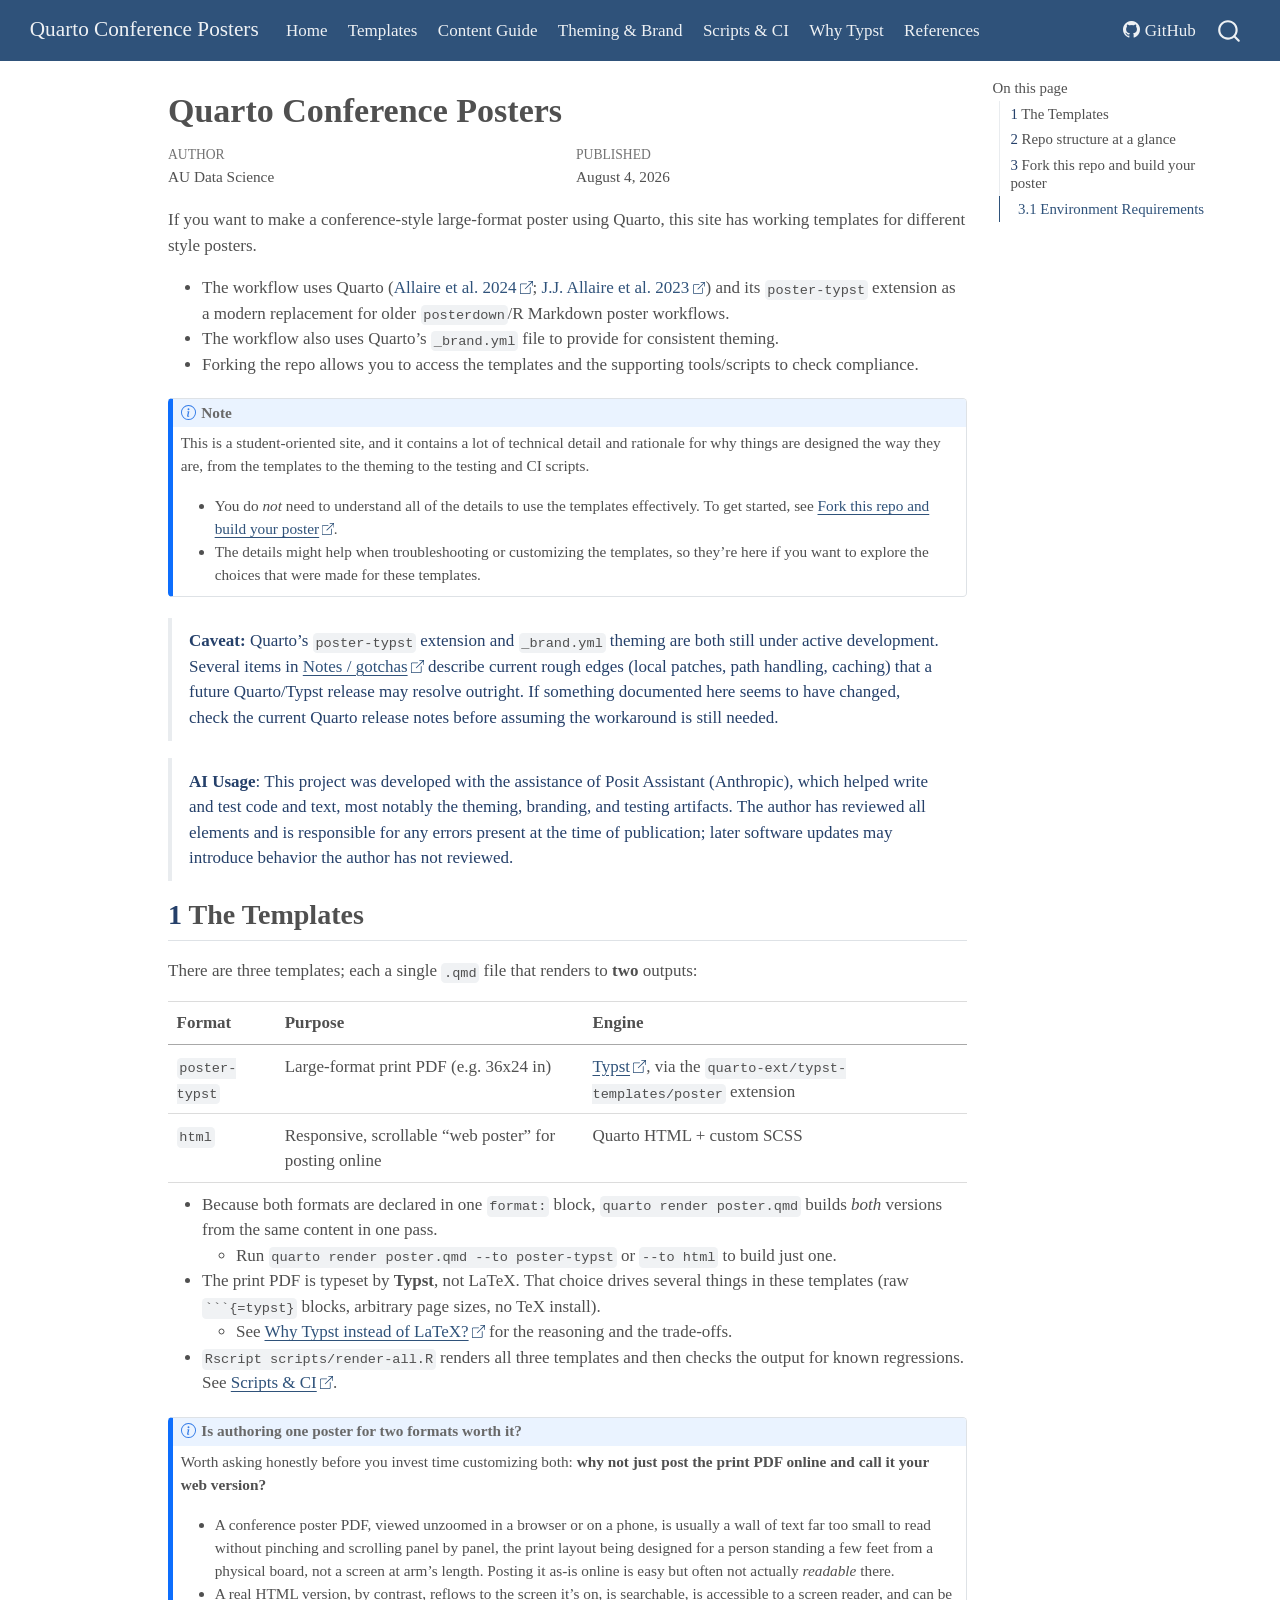
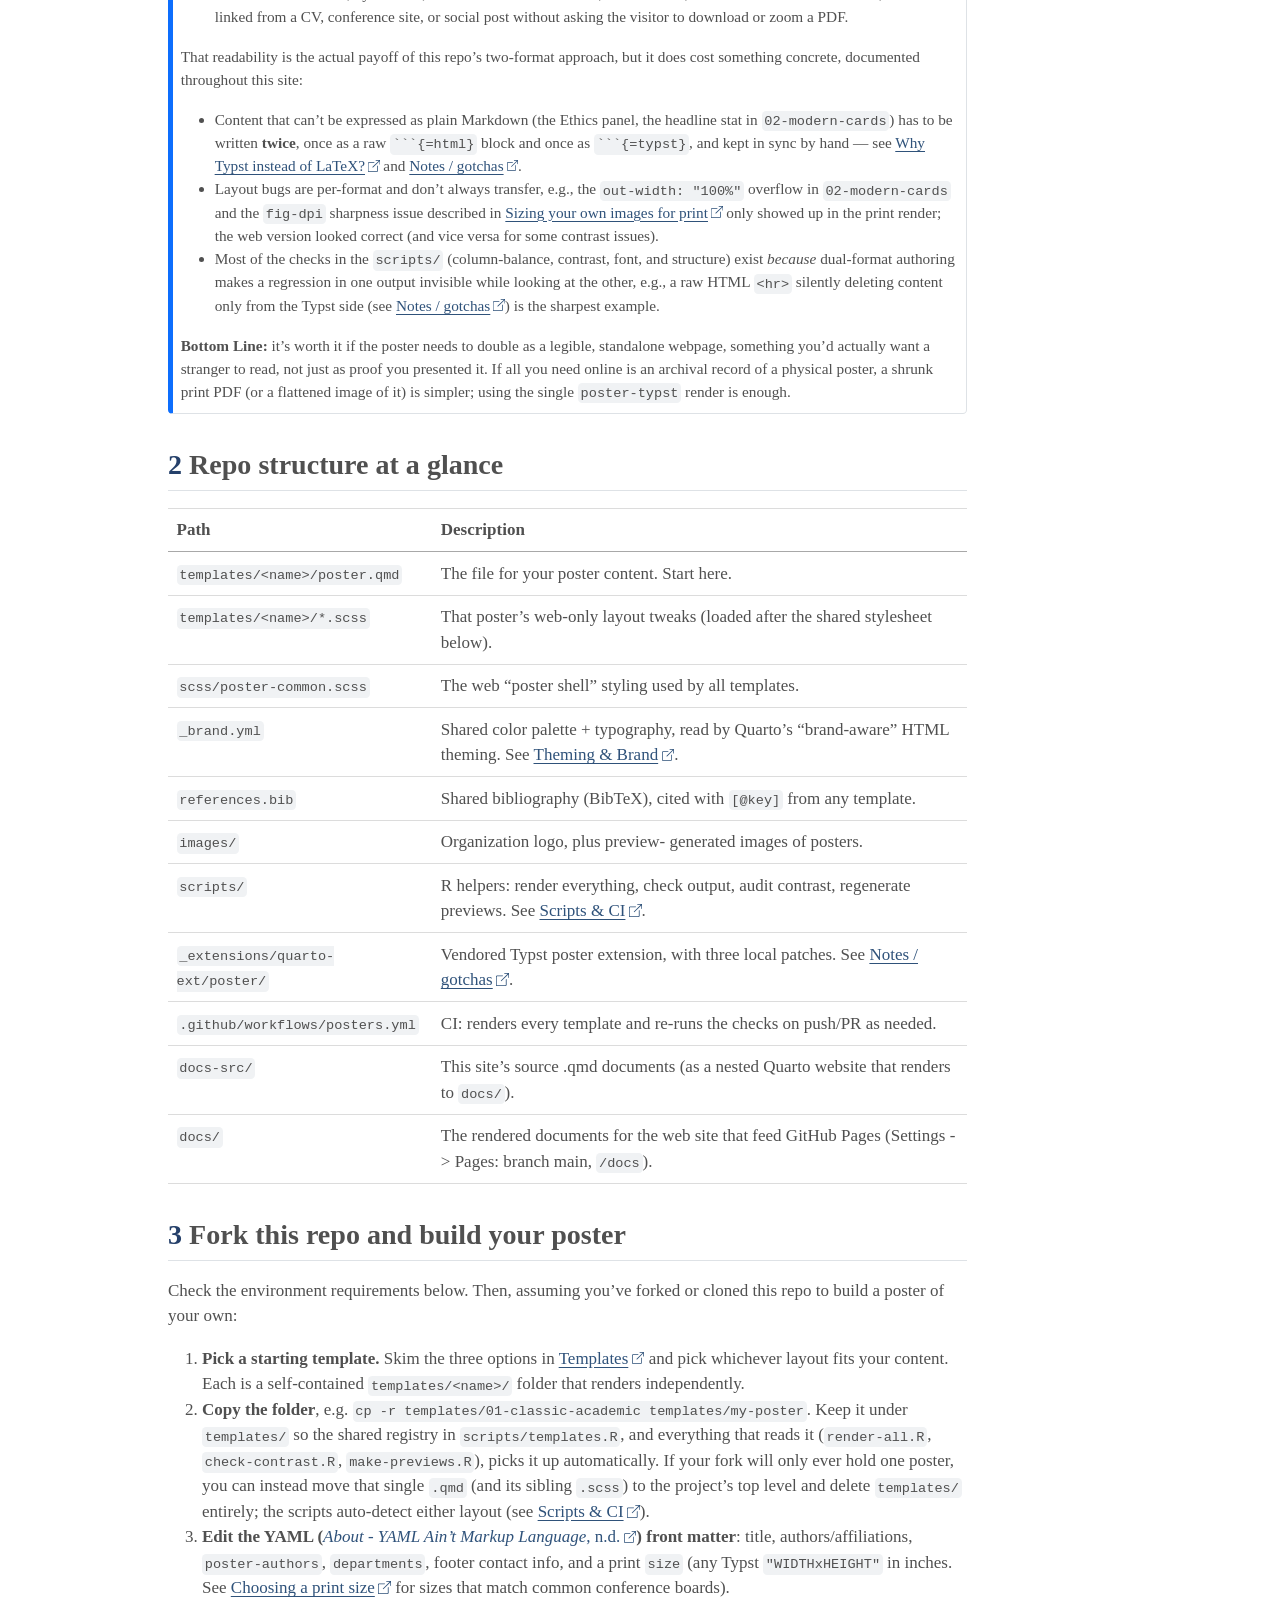
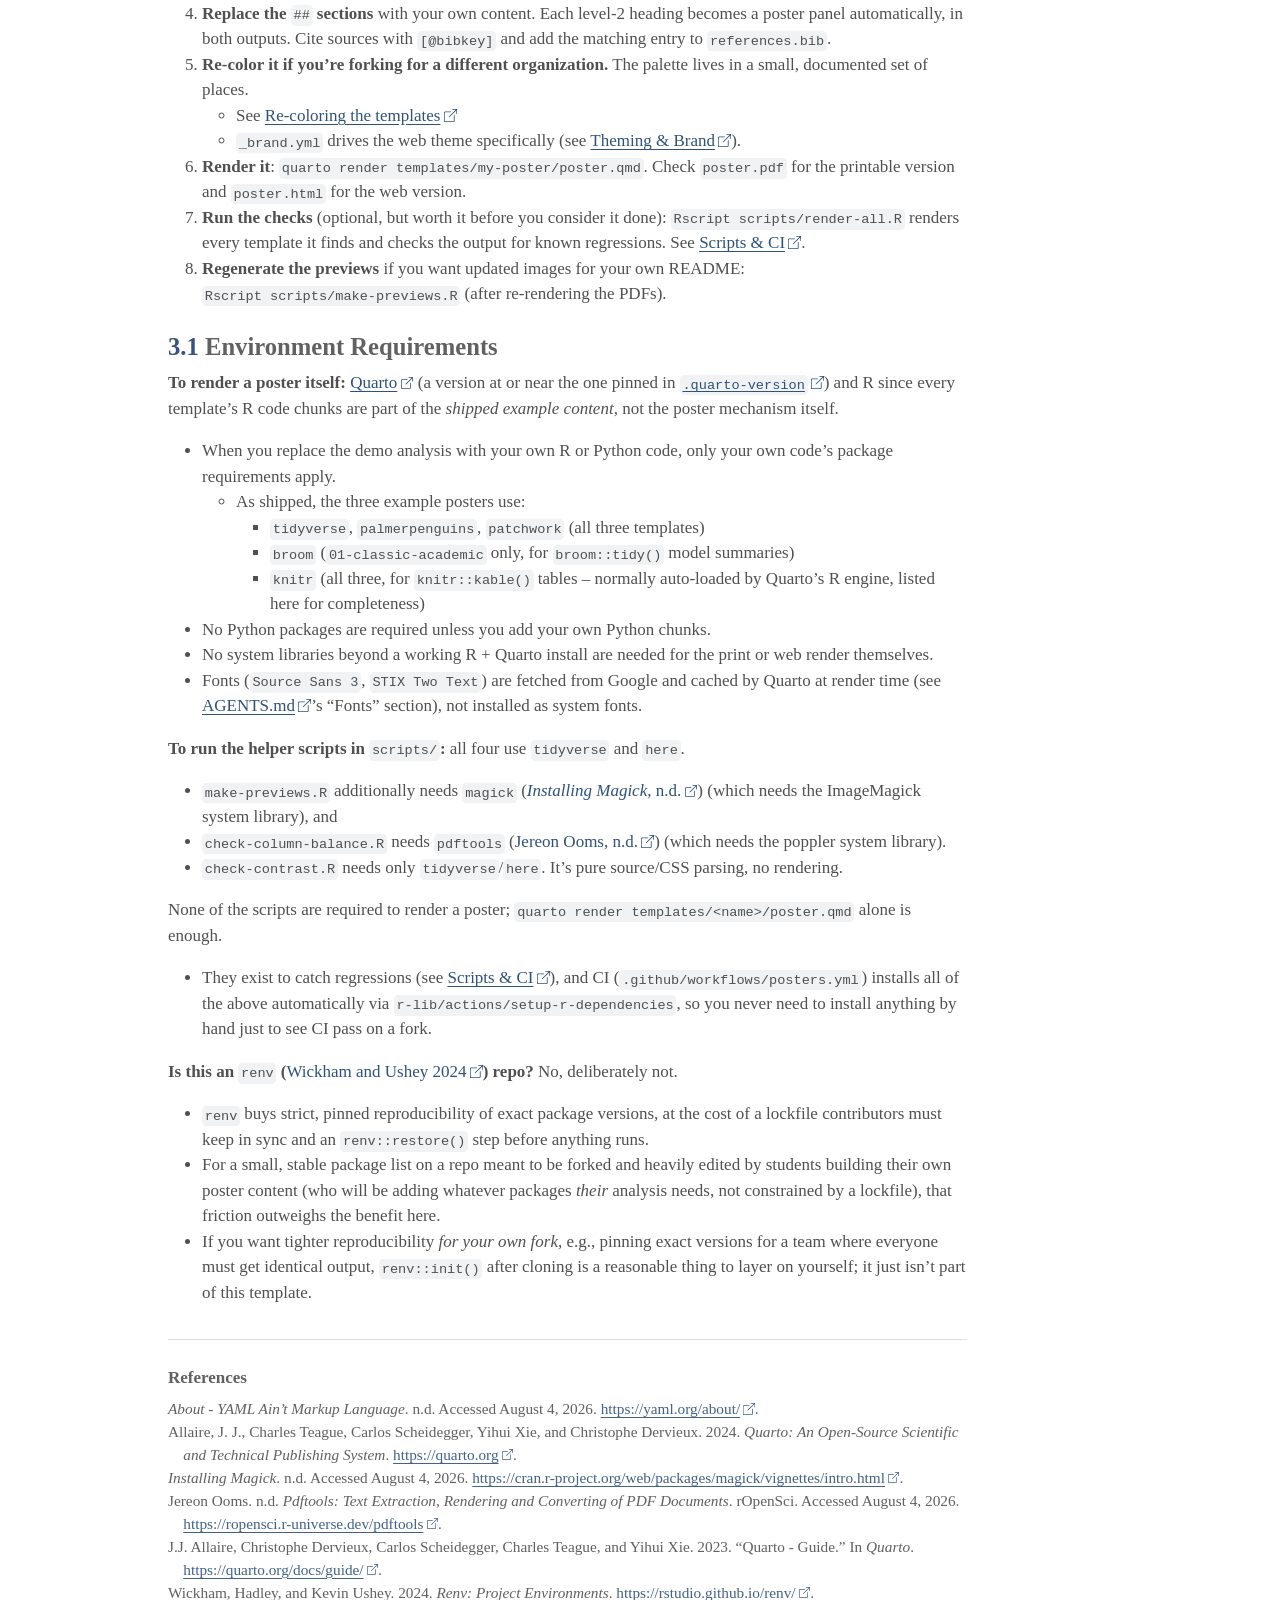
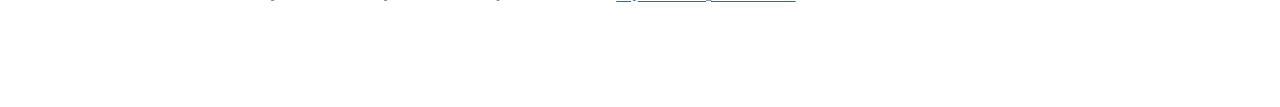
<file: docs/index.html>
<!DOCTYPE html>
<html xmlns="http://www.w3.org/1999/xhtml" lang="en" xml:lang="en"><head>

<meta charset="utf-8">
<meta name="generator" content="quarto-1.9.38">

<meta name="viewport" content="width=device-width, initial-scale=1.0, user-scalable=yes">

<meta name="author" content="AU Data Science">
<meta name="dcterms.date" content="2026-08-04">

<title>Quarto Conference Posters</title>
<style>
/* Default styles provided by pandoc.
** See https://pandoc.org/MANUAL.html#variables-for-html for config info.
*/
code{white-space: pre-wrap;}
span.smallcaps{font-variant: small-caps;}
div.columns{display: flex; gap: min(4vw, 1.5em);}
div.column{flex: auto; overflow-x: auto;}
div.hanging-indent{margin-left: 1.5em; text-indent: -1.5em;}
ul.task-list{list-style: none;}
ul.task-list li input[type="checkbox"] {
  width: 0.8em;
  margin: 0 0.8em 0.2em -1em; /* quarto-specific, see https://github.com/quarto-dev/quarto-cli/issues/4556 */ 
  vertical-align: middle;
}
/* CSS for citations */
div.csl-bib-body { }
div.csl-entry {
  clear: both;
}
.hanging-indent div.csl-entry {
  margin-left:2em;
  text-indent:-2em;
}
div.csl-left-margin {
  min-width:2em;
  float:left;
}
div.csl-right-inline {
  margin-left:2em;
  padding-left:1em;
}
div.csl-indent {
  margin-left: 2em;
}</style>


<script src="site_libs/quarto-nav/quarto-nav.js"></script>
<script src="site_libs/quarto-nav/headroom.min.js"></script>
<script src="site_libs/clipboard/clipboard.min.js"></script>
<script src="site_libs/quarto-search/autocomplete.umd.js"></script>
<script src="site_libs/quarto-search/fuse.min.js"></script>
<script src="site_libs/quarto-search/quarto-search.js"></script>
<meta name="quarto:offset" content="./">
<script src="site_libs/quarto-html/quarto.js" type="module"></script>
<script src="site_libs/quarto-html/tabsets/tabsets.js" type="module"></script>
<script src="site_libs/quarto-html/popper.min.js"></script>
<script src="site_libs/quarto-html/tippy.umd.min.js"></script>
<script src="site_libs/quarto-html/anchor.min.js"></script>
<link href="site_libs/quarto-html/tippy.css" rel="stylesheet">
<link href="site_libs/quarto-html/quarto-syntax-highlighting-15634bcf2e68342d4ad2dfa704d543f6.css" rel="stylesheet" class="quarto-color-scheme" id="quarto-text-highlighting-styles">
<link href="site_libs/quarto-html/quarto-syntax-highlighting-dark-0a6b7249c26820e032cb0bd839ff02b1.css" rel="stylesheet" class="quarto-color-scheme quarto-color-alternate" id="quarto-text-highlighting-styles">
<link href="site_libs/quarto-html/quarto-syntax-highlighting-15634bcf2e68342d4ad2dfa704d543f6.css" rel="stylesheet" class="quarto-color-scheme-extra" id="quarto-text-highlighting-styles">
<script src="site_libs/bootstrap/bootstrap.min.js"></script>
<link href="site_libs/bootstrap/bootstrap-icons.css" rel="stylesheet">
<link href="site_libs/bootstrap/bootstrap-daaa8c602e7faee6e73fb4bcdd36585b.min.css" rel="stylesheet" append-hash="true" class="quarto-color-scheme" id="quarto-bootstrap" data-mode="light">
<link href="site_libs/bootstrap/bootstrap-dark-daaa8c602e7faee6e73fb4bcdd36585b.min.css" rel="stylesheet" append-hash="true" class="quarto-color-scheme quarto-color-alternate" id="quarto-bootstrap" data-mode="light">
<link href="site_libs/bootstrap/bootstrap-daaa8c602e7faee6e73fb4bcdd36585b.min.css" rel="stylesheet" append-hash="true" class="quarto-color-scheme-extra" id="quarto-bootstrap" data-mode="light">
<script id="quarto-search-options" type="application/json">{
  "location": "navbar",
  "copy-button": false,
  "collapse-after": 3,
  "panel-placement": "end",
  "type": "overlay",
  "limit": 50,
  "keyboard-shortcut": [
    "f",
    "/",
    "s"
  ],
  "show-item-context": false,
  "language": {
    "search-no-results-text": "No results",
    "search-matching-documents-text": "matching documents",
    "search-copy-link-title": "Copy link to search",
    "search-hide-matches-text": "Hide additional matches",
    "search-more-match-text": "more match in this document",
    "search-more-matches-text": "more matches in this document",
    "search-clear-button-title": "Clear",
    "search-text-placeholder": "",
    "search-detached-cancel-button-title": "Cancel",
    "search-submit-button-title": "Submit",
    "search-label": "Search"
  }
}</script>


<link rel="stylesheet" href="styles.css">
</head>

<body class="nav-fixed quarto-light">

<div id="quarto-search-results"></div>
  <header id="quarto-header" class="headroom fixed-top">
    <nav class="navbar navbar-expand-lg " data-bs-theme="dark">
      <div class="navbar-container container-fluid">
      <div class="navbar-brand-container mx-auto">
    <a class="navbar-brand" href="./index.html">
    <span class="navbar-title">Quarto Conference Posters</span>
    </a>
  </div>
            <div id="quarto-search" class="" title="Search"></div>
          <button class="navbar-toggler" type="button" data-bs-toggle="collapse" data-bs-target="#navbarCollapse" aria-controls="navbarCollapse" role="menu" aria-expanded="false" aria-label="Toggle navigation" onclick="if (window.quartoToggleHeadroom) { window.quartoToggleHeadroom(); }">
  <span class="navbar-toggler-icon"></span>
</button>
          <div class="collapse navbar-collapse" id="navbarCollapse">
            <ul class="navbar-nav navbar-nav-scroll me-auto">
  <li class="nav-item">
    <a class="nav-link active" href="./index.html" aria-current="page"> 
<span class="menu-text">Home</span></a>
  </li>  
  <li class="nav-item">
    <a class="nav-link" href="./templates.html"> 
<span class="menu-text">Templates</span></a>
  </li>  
  <li class="nav-item">
    <a class="nav-link" href="./content-guide.html"> 
<span class="menu-text">Content Guide</span></a>
  </li>  
  <li class="nav-item">
    <a class="nav-link" href="./theming.html"> 
<span class="menu-text">Theming &amp; Brand</span></a>
  </li>  
  <li class="nav-item">
    <a class="nav-link" href="./scripts-and-ci.html"> 
<span class="menu-text">Scripts &amp; CI</span></a>
  </li>  
  <li class="nav-item">
    <a class="nav-link" href="./why-typst.html"> 
<span class="menu-text">Why Typst</span></a>
  </li>  
  <li class="nav-item">
    <a class="nav-link" href="./references.html"> 
<span class="menu-text">References</span></a>
  </li>  
</ul>
            <ul class="navbar-nav navbar-nav-scroll ms-auto">
  <li class="nav-item">
    <a class="nav-link" href="https://github.com/AU-datascience/poster_templates"> <i class="bi bi-github" role="img">
</i> 
<span class="menu-text">GitHub</span></a>
  </li>  
</ul>
          </div> <!-- /navcollapse -->
            <div class="quarto-navbar-tools">
</div>
      </div> <!-- /container-fluid -->
    </nav>
</header>
<!-- content -->
<div id="quarto-content" class="quarto-container page-columns page-rows-contents page-layout-article page-navbar">
<!-- sidebar -->
<!-- margin-sidebar -->
    <div id="quarto-margin-sidebar" class="sidebar margin-sidebar">
        <nav id="TOC" role="doc-toc" class="toc-active">
    <h2 id="toc-title">On this page</h2>
   
  <ul>
  <li><a href="#the-templates" id="toc-the-templates" class="nav-link active" data-scroll-target="#the-templates"><span class="header-section-number">1</span> The Templates</a></li>
  <li><a href="#repo-structure-at-a-glance" id="toc-repo-structure-at-a-glance" class="nav-link" data-scroll-target="#repo-structure-at-a-glance"><span class="header-section-number">2</span> Repo structure at a glance</a></li>
  <li><a href="#fork-this-repo-and-build-your-poster" id="toc-fork-this-repo-and-build-your-poster" class="nav-link" data-scroll-target="#fork-this-repo-and-build-your-poster"><span class="header-section-number">3</span> Fork this repo and build your poster</a>
  <ul class="collapse">
  <li><a href="#environment-requirements" id="toc-environment-requirements" class="nav-link" data-scroll-target="#environment-requirements"><span class="header-section-number">3.1</span> Environment Requirements</a></li>
  </ul></li>
  </ul>
</nav>
    </div>
<!-- main -->
<main class="content" id="quarto-document-content">

<header id="title-block-header" class="quarto-title-block default">
<div class="quarto-title">
<h1 class="title">Quarto Conference Posters</h1>
</div>



<div class="quarto-title-meta">

    <div>
    <div class="quarto-title-meta-heading">Author</div>
    <div class="quarto-title-meta-contents">
             <p>AU Data Science </p>
          </div>
  </div>
    
    <div>
    <div class="quarto-title-meta-heading">Published</div>
    <div class="quarto-title-meta-contents">
      <p class="date">August 4, 2026</p>
    </div>
  </div>
  
    
  </div>
  


</header>


<p>If you want to make a conference-style large-format poster using Quarto, this site has working templates for different style posters.</p>
<ul>
<li>The workflow uses Quarto <span class="citation" data-cites="allaire2024quarto QuartoGuide">(<a href="#ref-allaire2024quarto" role="doc-biblioref">Allaire et al. 2024</a>; <a href="#ref-QuartoGuide" role="doc-biblioref">J.J. Allaire et al. 2023</a>)</span> and its <code>poster-typst</code> extension as a modern replacement for older <code>posterdown</code>/R Markdown poster workflows.</li>
<li>The workflow also uses Quarto’s <code>_brand.yml</code> file to provide for consistent theming.</li>
<li>Forking the repo allows you to access the templates and the supporting tools/scripts to check compliance.</li>
</ul>
<div class="callout callout-style-default callout-note callout-titled">
<div class="callout-header d-flex align-content-center">
<div class="callout-icon-container">
<i class="callout-icon"></i>
</div>
<div class="callout-title-container flex-fill">
Note
</div>
</div>
<div class="callout-body-container callout-body">
<p>This is a student-oriented site, and it contains a lot of technical detail and rationale for why things are designed the way they are, from the templates to the theming to the testing and CI scripts.</p>
<ul>
<li>You do <em>not</em> need to understand all of the details to use the templates effectively. To get started, see <a href="#fork-this-repo-and-build-your-poster">Fork this repo and build your poster</a>.</li>
<li>The details might help when troubleshooting or customizing the templates, so they’re here if you want to explore the choices that were made for these templates.</li>
</ul>
</div>
</div>
<blockquote class="blockquote">
<p><strong>Caveat:</strong> Quarto’s <code>poster-typst</code> extension and <code>_brand.yml</code> theming are both still under active development. Several items in <a href="./scripts-and-ci.html#notes-gotchas">Notes / gotchas</a> describe current rough edges (local patches, path handling, caching) that a future Quarto/Typst release may resolve outright. If something documented here seems to have changed, check the current Quarto release notes before assuming the workaround is still needed.</p>
</blockquote>
<blockquote class="blockquote">
<p><strong>AI Usage</strong>: This project was developed with the assistance of Posit Assistant (Anthropic), which helped write and test code and text, most notably the theming, branding, and testing artifacts. The author has reviewed all elements and is responsible for any errors present at the time of publication; later software updates may introduce behavior the author has not reviewed.</p>
</blockquote>
<section id="the-templates" class="level2" data-number="1">
<h2 data-number="1" class="anchored" data-anchor-id="the-templates"><span class="header-section-number">1</span> The Templates</h2>
<p>There are three templates; each a single <code>.qmd</code> file that renders to <strong>two</strong> outputs:</p>
<table class="caption-top table">
<thead>
<tr class="header">
<th>Format</th>
<th>Purpose</th>
<th>Engine</th>
</tr>
</thead>
<tbody>
<tr class="odd">
<td><code>poster-typst</code></td>
<td>Large-format print PDF (e.g.&nbsp;36x24 in)</td>
<td><a href="https://typst.app">Typst</a>, via the <code>quarto-ext/typst-templates/poster</code> extension</td>
</tr>
<tr class="even">
<td><code>html</code></td>
<td>Responsive, scrollable “web poster” for posting online</td>
<td>Quarto HTML + custom SCSS</td>
</tr>
</tbody>
</table>
<ul>
<li>Because both formats are declared in one <code>format:</code> block, <code>quarto render poster.qmd</code> builds <em>both</em> versions from the same content in one pass.
<ul>
<li>Run <code>quarto render poster.qmd --to poster-typst</code> or <code>--to html</code> to build just one.</li>
</ul></li>
<li>The print PDF is typeset by <strong>Typst</strong>, not LaTeX. That choice drives several things in these templates (raw <code>```{=typst}</code> blocks, arbitrary page sizes, no TeX install).
<ul>
<li>See <a href="./why-typst.html">Why Typst instead of LaTeX?</a> for the reasoning and the trade-offs.</li>
</ul></li>
<li><code>Rscript scripts/render-all.R</code> renders all three templates and then checks the output for known regressions. See <a href="./scripts-and-ci.html">Scripts &amp; CI</a>.</li>
</ul>
<div class="callout callout-style-default callout-note callout-titled">
<div class="callout-header d-flex align-content-center">
<div class="callout-icon-container">
<i class="callout-icon"></i>
</div>
<div class="callout-title-container flex-fill">
<span class="screen-reader-only">Note</span>Is authoring one poster for two formats worth it?
</div>
</div>
<div class="callout-body-container callout-body">
<p>Worth asking honestly before you invest time customizing both: <strong>why not just post the print PDF online and call it your web version?</strong></p>
<ul>
<li>A conference poster PDF, viewed unzoomed in a browser or on a phone, is usually a wall of text far too small to read without pinching and scrolling panel by panel, the print layout being designed for a person standing a few feet from a physical board, not a screen at arm’s length. Posting it as-is online is easy but often not actually <em>readable</em> there.</li>
<li>A real HTML version, by contrast, reflows to the screen it’s on, is searchable, is accessible to a screen reader, and can be linked from a CV, conference site, or social post without asking the visitor to download or zoom a PDF.</li>
</ul>
<p>That readability is the actual payoff of this repo’s two-format approach, but it does cost something concrete, documented throughout this site:</p>
<ul>
<li>Content that can’t be expressed as plain Markdown (the Ethics panel, the headline stat in <code>02-modern-cards</code>) has to be written <strong>twice</strong>, once as a raw <code>```{=html}</code> block and once as <code>```{=typst}</code>, and kept in sync by hand — see <a href="./why-typst.html">Why Typst instead of LaTeX?</a> and <a href="./scripts-and-ci.html#notes-gotchas">Notes / gotchas</a>.</li>
<li>Layout bugs are per-format and don’t always transfer, e.g., the <code>out-width: "100%"</code> overflow in <code>02-modern-cards</code> and the <code>fig-dpi</code> sharpness issue described in <a href="./content-guide.html#sizing-your-own-images-for-print">Sizing your own images for print</a> only showed up in the print render; the web version looked correct (and vice versa for some contrast issues).</li>
<li>Most of the checks in the <code>scripts/</code> (column-balance, contrast, font, and structure) exist <em>because</em> dual-format authoring makes a regression in one output invisible while looking at the other, e.g., a raw HTML <code>&lt;hr&gt;</code> silently deleting content only from the Typst side (see <a href="./scripts-and-ci.html#notes-gotchas">Notes / gotchas</a>) is the sharpest example.</li>
</ul>
<p><strong>Bottom Line:</strong> it’s worth it if the poster needs to double as a legible, standalone webpage, something you’d actually want a stranger to read, not just as proof you presented it. If all you need online is an archival record of a physical poster, a shrunk print PDF (or a flattened image of it) is simpler; using the single <code>poster-typst</code> render is enough.</p>
</div>
</div>
</section>
<section id="repo-structure-at-a-glance" class="level2" data-number="2">
<h2 data-number="2" class="anchored" data-anchor-id="repo-structure-at-a-glance"><span class="header-section-number">2</span> Repo structure at a glance</h2>
<table class="caption-top table">
<thead>
<tr class="header">
<th>Path</th>
<th>Description</th>
</tr>
</thead>
<tbody>
<tr class="odd">
<td><code>templates/&lt;name&gt;/poster.qmd</code></td>
<td>The file for your poster content. Start here.</td>
</tr>
<tr class="even">
<td><code>templates/&lt;name&gt;/*.scss</code></td>
<td>That poster’s web-only layout tweaks (loaded after the shared stylesheet below).</td>
</tr>
<tr class="odd">
<td><code>scss/poster-common.scss</code></td>
<td>The web “poster shell” styling used by all templates.</td>
</tr>
<tr class="even">
<td><code>_brand.yml</code></td>
<td>Shared color palette + typography, read by Quarto’s “brand-aware” HTML theming. See <a href="./theming.html#brand.yml-and-your-workflow">Theming &amp; Brand</a>.</td>
</tr>
<tr class="odd">
<td><code>references.bib</code></td>
<td>Shared bibliography (BibTeX), cited with <code>[@key]</code> from any template.</td>
</tr>
<tr class="even">
<td><code>images/</code></td>
<td>Organization logo, plus preview- generated images of posters.</td>
</tr>
<tr class="odd">
<td><code>scripts/</code></td>
<td>R helpers: render everything, check output, audit contrast, regenerate previews. See <a href="./scripts-and-ci.html">Scripts &amp; CI</a>.</td>
</tr>
<tr class="even">
<td><code>_extensions/quarto-ext/poster/</code></td>
<td>Vendored Typst poster extension, with three local patches. See <a href="./scripts-and-ci.html#notes-gotchas">Notes / gotchas</a>.</td>
</tr>
<tr class="odd">
<td><code>.github/workflows/posters.yml</code></td>
<td>CI: renders every template and re-runs the checks on push/PR as needed.</td>
</tr>
<tr class="even">
<td><code>docs-src/</code></td>
<td>This site’s source .qmd documents (as a nested Quarto website that renders to <code>docs/</code>).</td>
</tr>
<tr class="odd">
<td><code>docs/</code></td>
<td>The rendered documents for the web site that feed GitHub Pages (Settings -&gt; Pages: branch main, <code>/docs</code>).</td>
</tr>
</tbody>
</table>
</section>
<section id="fork-this-repo-and-build-your-poster" class="level2" data-number="3">
<h2 data-number="3" class="anchored" data-anchor-id="fork-this-repo-and-build-your-poster"><span class="header-section-number">3</span> Fork this repo and build your poster</h2>
<p>Check the environment requirements below. Then, assuming you’ve forked or cloned this repo to build a poster of your own:</p>
<ol type="1">
<li><strong>Pick a starting template.</strong> Skim the three options in <a href="./templates.html">Templates</a> and pick whichever layout fits your content. Each is a self-contained <code>templates/&lt;name&gt;/</code> folder that renders independently.</li>
<li><strong>Copy the folder</strong>, e.g.&nbsp;<code>cp -r templates/01-classic-academic templates/my-poster</code>. Keep it under <code>templates/</code> so the shared registry in <code>scripts/templates.R</code>, and everything that reads it (<code>render-all.R</code>, <code>check-contrast.R</code>, <code>make-previews.R</code>), picks it up automatically. If your fork will only ever hold one poster, you can instead move that single <code>.qmd</code> (and its sibling <code>.scss</code>) to the project’s top level and delete <code>templates/</code> entirely; the scripts auto-detect either layout (see <a href="./scripts-and-ci.html">Scripts &amp; CI</a>).</li>
<li><strong>Edit the YAML <span class="citation" data-cites="YAMLAintMarkup">(<a href="#ref-YAMLAintMarkup" role="doc-biblioref"><em>About - <span>YAML Ain</span>’t <span>Markup Language</span></em>, n.d.</a>)</span> front matter</strong>: title, authors/affiliations, <code>poster-authors</code>, <code>departments</code>, footer contact info, and a print <code>size</code> (any Typst <code>"WIDTHxHEIGHT"</code> in inches. See <a href="./templates.html#choosing-a-print-size">Choosing a print size</a> for sizes that match common conference boards).</li>
<li><strong>Replace the <code>##</code> sections</strong> with your own content. Each level-2 heading becomes a poster panel automatically, in both outputs. Cite sources with <code>[@bibkey]</code> and add the matching entry to <code>references.bib</code>.</li>
<li><strong>Re-color it if you’re forking for a different organization.</strong> The palette lives in a small, documented set of places.
<ul>
<li>See <a href="./theming.html#re-coloring-the-templates">Re-coloring the templates</a></li>
<li><code>_brand.yml</code> drives the web theme specifically (see <a href="./theming.html#brand.yml-and-your-workflow">Theming &amp; Brand</a>).</li>
</ul></li>
<li><strong>Render it</strong>: <code>quarto render templates/my-poster/poster.qmd</code>. Check <code>poster.pdf</code> for the printable version and <code>poster.html</code> for the web version.</li>
<li><strong>Run the checks</strong> (optional, but worth it before you consider it done): <code>Rscript scripts/render-all.R</code> renders every template it finds and checks the output for known regressions. See <a href="./scripts-and-ci.html">Scripts &amp; CI</a>.</li>
<li><strong>Regenerate the previews</strong> if you want updated images for your own README: <code>Rscript scripts/make-previews.R</code> (after re-rendering the PDFs).</li>
</ol>
<section id="environment-requirements" class="level3" data-number="3.1">
<h3 data-number="3.1" class="anchored" data-anchor-id="environment-requirements"><span class="header-section-number">3.1</span> Environment Requirements</h3>
<p><strong>To render a poster itself:</strong> <a href="https://quarto.org">Quarto</a> (a version at or near the one pinned in <a href="https://github.com/AU-datascience/poster_templates/blob/main/.quarto-version"><code>.quarto-version</code></a>) and R since every template’s R code chunks are part of the <em>shipped example content</em>, not the poster mechanism itself.</p>
<ul>
<li>When you replace the demo analysis with your own R or Python code, only your own code’s package requirements apply.
<ul>
<li>As shipped, the three example posters use:
<ul>
<li><code>tidyverse</code>, <code>palmerpenguins</code>, <code>patchwork</code> (all three templates)</li>
<li><code>broom</code> (<code>01-classic-academic</code> only, for <code>broom::tidy()</code> model summaries)</li>
<li><code>knitr</code> (all three, for <code>knitr::kable()</code> tables – normally auto-loaded by Quarto’s R engine, listed here for completeness)</li>
</ul></li>
</ul></li>
<li>No Python packages are required unless you add your own Python chunks.</li>
<li>No system libraries beyond a working R + Quarto install are needed for the print or web render themselves.</li>
<li>Fonts (<code>Source Sans 3</code>, <code>STIX Two Text</code>) are fetched from Google and cached by Quarto at render time (see <a href="https://github.com/AU-datascience/poster_templates/blob/main/AGENTS.md">AGENTS.md</a>’s “Fonts” section), not installed as system fonts.</li>
</ul>
<p><strong>To run the helper scripts in <code>scripts/</code>:</strong> all four use <code>tidyverse</code> and <code>here</code>.</p>
<ul>
<li><code>make-previews.R</code> additionally needs <code>magick</code> <span class="citation" data-cites="magick-package">(<a href="#ref-magick-package" role="doc-biblioref"><em>Installing Magick</em>, n.d.</a>)</span> (which needs the ImageMagick system library), and</li>
<li><code>check-column-balance.R</code> needs <code>pdftools</code> <span class="citation" data-cites="Pdftools-package">(<a href="#ref-Pdftools-package" role="doc-biblioref">Jereon Ooms, n.d.</a>)</span> (which needs the poppler system library).</li>
<li><code>check-contrast.R</code> needs only <code>tidyverse</code>/<code>here</code>. It’s pure source/CSS parsing, no rendering.</li>
</ul>
<p>None of the scripts are required to render a poster; <code>quarto render templates/&lt;name&gt;/poster.qmd</code> alone is enough.</p>
<ul>
<li>They exist to catch regressions (see <a href="./scripts-and-ci.html">Scripts &amp; CI</a>), and CI (<code>.github/workflows/posters.yml</code>) installs all of the above automatically via <code>r-lib/actions/setup-r-dependencies</code>, so you never need to install anything by hand just to see CI pass on a fork.</li>
</ul>
<p><strong>Is this an <code>renv</code> <span class="citation" data-cites="renv-package">(<a href="#ref-renv-package" role="doc-biblioref">Wickham and Ushey 2024</a>)</span> repo?</strong> No, deliberately not.</p>
<ul>
<li><code>renv</code> buys strict, pinned reproducibility of exact package versions, at the cost of a lockfile contributors must keep in sync and an <code>renv::restore()</code> step before anything runs.</li>
<li>For a small, stable package list on a repo meant to be forked and heavily edited by students building their own poster content (who will be adding whatever packages <em>their</em> analysis needs, not constrained by a lockfile), that friction outweighs the benefit here.</li>
<li>If you want tighter reproducibility <em>for your own fork</em>, e.g., pinning exact versions for a team where everyone must get identical output, <code>renv::init()</code> after cloning is a reasonable thing to layer on yourself; it just isn’t part of this template.</li>
</ul>



</section>
</section>

<div id="quarto-appendix" class="default"><section class="quarto-appendix-contents" role="doc-bibliography" id="quarto-bibliography"><h2 class="anchored quarto-appendix-heading">References</h2><div id="refs" class="references csl-bib-body hanging-indent" role="list">
<div id="ref-YAMLAintMarkup" class="csl-entry" role="listitem">
<em>About - <span>YAML Ain</span>’t <span>Markup Language</span></em>. n.d. Accessed August 4, 2026. <a href="https://yaml.org/about/">https://yaml.org/about/</a>.
</div>
<div id="ref-allaire2024quarto" class="csl-entry" role="listitem">
Allaire, J. J., Charles Teague, Carlos Scheidegger, Yihui Xie, and Christophe Dervieux. 2024. <em>Quarto: <span>An</span> Open-Source Scientific and Technical Publishing System</em>. <a href="https://quarto.org">https://quarto.org</a>.
</div>
<div id="ref-magick-package" class="csl-entry" role="listitem">
<em>Installing Magick</em>. n.d. Accessed August 4, 2026. <a href="https://cran.r-project.org/web/packages/magick/vignettes/intro.html">https://cran.r-project.org/web/packages/magick/vignettes/intro.html</a>.
</div>
<div id="ref-Pdftools-package" class="csl-entry" role="listitem">
Jereon Ooms. n.d. <em>Pdftools: <span>Text Extraction</span>, <span>Rendering</span> and <span>Converting</span> of <span>PDF Documents</span></em>. rOpenSci. Accessed August 4, 2026. <a href="https://ropensci.r-universe.dev/pdftools">https://ropensci.r-universe.dev/pdftools</a>.
</div>
<div id="ref-QuartoGuide" class="csl-entry" role="listitem">
J.J. Allaire, Christophe Dervieux, Carlos Scheidegger, Charles Teague, and Yihui Xie. 2023. <span>“Quarto - <span>Guide</span>.”</span> In <em>Quarto</em>. <a href="https://quarto.org/docs/guide/">https://quarto.org/docs/guide/</a>.
</div>
<div id="ref-renv-package" class="csl-entry" role="listitem">
Wickham, Hadley, and Kevin Ushey. 2024. <em>Renv: <span>Project Environments</span></em>. <a href="https://rstudio.github.io/renv/">https://rstudio.github.io/renv/</a>.
</div>
</div></section></div></main> <!-- /main -->
<script id="quarto-html-after-body" type="application/javascript">
  window.document.addEventListener("DOMContentLoaded", function (event) {
    const icon = "";
    const anchorJS = new window.AnchorJS();
    anchorJS.options = {
      placement: 'right',
      icon: icon
    };
    anchorJS.add('.anchored');
    const isCodeAnnotation = (el) => {
      for (const clz of el.classList) {
        if (clz.startsWith('code-annotation-')) {                     
          return true;
        }
      }
      return false;
    }
    const onCopySuccess = function(e) {
      // button target
      const button = e.trigger;
      // don't keep focus
      button.blur();
      // flash "checked"
      button.classList.add('code-copy-button-checked');
      var currentTitle = button.getAttribute("title");
      button.setAttribute("title", "Copied!");
      let tooltip;
      if (window.bootstrap) {
        button.setAttribute("data-bs-toggle", "tooltip");
        button.setAttribute("data-bs-placement", "left");
        button.setAttribute("data-bs-title", "Copied!");
        tooltip = new bootstrap.Tooltip(button, 
          { trigger: "manual", 
            customClass: "code-copy-button-tooltip",
            offset: [0, -8]});
        tooltip.show();    
      }
      setTimeout(function() {
        if (tooltip) {
          tooltip.hide();
          button.removeAttribute("data-bs-title");
          button.removeAttribute("data-bs-toggle");
          button.removeAttribute("data-bs-placement");
        }
        button.setAttribute("title", currentTitle);
        button.classList.remove('code-copy-button-checked');
      }, 1000);
      // clear code selection
      e.clearSelection();
    }
    const getTextToCopy = function(trigger) {
      const outerScaffold = trigger.parentElement.cloneNode(true);
      const codeEl = outerScaffold.querySelector('code');
      for (const childEl of codeEl.children) {
        if (isCodeAnnotation(childEl)) {
          childEl.remove();
        }
      }
      return codeEl.innerText;
    }
    const clipboard = new window.ClipboardJS('.code-copy-button:not([data-in-quarto-modal])', {
      text: getTextToCopy
    });
    clipboard.on('success', onCopySuccess);
    if (window.document.getElementById('quarto-embedded-source-code-modal')) {
      const clipboardModal = new window.ClipboardJS('.code-copy-button[data-in-quarto-modal]', {
        text: getTextToCopy,
        container: window.document.getElementById('quarto-embedded-source-code-modal')
      });
      clipboardModal.on('success', onCopySuccess);
    }
      var localhostRegex = new RegExp(/^(?:http|https):\/\/localhost\:?[0-9]*\//);
      var mailtoRegex = new RegExp(/^mailto:/);
        var filterRegex = new RegExp("https:\/\/au-datascience\.github\.io\/poster_templates\/");
      var isInternal = (href) => {
          return filterRegex.test(href) || localhostRegex.test(href) || mailtoRegex.test(href);
      }
      // Inspect non-navigation links and adorn them if external
     var links = window.document.querySelectorAll('a[href]:not(.nav-link):not(.navbar-brand):not(.toc-action):not(.sidebar-link):not(.sidebar-item-toggle):not(.pagination-link):not(.no-external):not([aria-hidden]):not(.dropdown-item):not(.quarto-navigation-tool):not(.about-link)');
      for (var i=0; i<links.length; i++) {
        const link = links[i];
        if (!isInternal(link.href)) {
          // undo the damage that might have been done by quarto-nav.js in the case of
          // links that we want to consider external
          if (link.dataset.originalHref !== undefined) {
            link.href = link.dataset.originalHref;
          }
            // target, if specified
            link.setAttribute("target", "_blank");
            if (link.getAttribute("rel") === null) {
              link.setAttribute("rel", "noopener");
            }
            // default icon
            link.classList.add("external");
        }
      }
    function tippyHover(el, contentFn, onTriggerFn, onUntriggerFn) {
      const config = {
        allowHTML: true,
        maxWidth: 500,
        delay: 100,
        arrow: false,
        appendTo: function(el) {
            return el.parentElement;
        },
        interactive: true,
        interactiveBorder: 10,
        theme: 'quarto',
        placement: 'bottom-start',
      };
      if (contentFn) {
        config.content = contentFn;
      }
      if (onTriggerFn) {
        config.onTrigger = onTriggerFn;
      }
      if (onUntriggerFn) {
        config.onUntrigger = onUntriggerFn;
      }
      window.tippy(el, config); 
    }
    const noterefs = window.document.querySelectorAll('a[role="doc-noteref"]');
    for (var i=0; i<noterefs.length; i++) {
      const ref = noterefs[i];
      tippyHover(ref, function() {
        // use id or data attribute instead here
        let href = ref.getAttribute('data-footnote-href') || ref.getAttribute('href');
        try { href = new URL(href).hash; } catch {}
        const id = href.replace(/^#\/?/, "");
        const note = window.document.getElementById(id);
        if (note) {
          return note.innerHTML;
        } else {
          return "";
        }
      });
    }
    const xrefs = window.document.querySelectorAll('a.quarto-xref');
    const processXRef = (id, note) => {
      // Strip column container classes
      const stripColumnClz = (el) => {
        el.classList.remove("page-full", "page-columns");
        if (el.children) {
          for (const child of el.children) {
            stripColumnClz(child);
          }
        }
      }
      stripColumnClz(note)
      if (id === null || id.startsWith('sec-')) {
        // Special case sections, only their first couple elements
        const container = document.createElement("div");
        if (note.children && note.children.length > 2) {
          container.appendChild(note.children[0].cloneNode(true));
          for (let i = 1; i < note.children.length; i++) {
            const child = note.children[i];
            if (child.tagName === "P" && child.innerText === "") {
              continue;
            } else {
              container.appendChild(child.cloneNode(true));
              break;
            }
          }
          if (window.Quarto?.typesetMath) {
            window.Quarto.typesetMath(container);
          }
          return container.innerHTML
        } else {
          if (window.Quarto?.typesetMath) {
            window.Quarto.typesetMath(note);
          }
          return note.innerHTML;
        }
      } else {
        // Remove any anchor links if they are present
        const anchorLink = note.querySelector('a.anchorjs-link');
        if (anchorLink) {
          anchorLink.remove();
        }
        if (window.Quarto?.typesetMath) {
          window.Quarto.typesetMath(note);
        }
        if (note.classList.contains("callout")) {
          return note.outerHTML;
        } else {
          return note.innerHTML;
        }
      }
    }
    for (var i=0; i<xrefs.length; i++) {
      const xref = xrefs[i];
      tippyHover(xref, undefined, function(instance) {
        instance.disable();
        let url = xref.getAttribute('href');
        let hash = undefined; 
        if (url.startsWith('#')) {
          hash = url;
        } else {
          try { hash = new URL(url).hash; } catch {}
        }
        if (hash) {
          const id = hash.replace(/^#\/?/, "");
          const note = window.document.getElementById(id);
          if (note !== null) {
            try {
              const html = processXRef(id, note.cloneNode(true));
              instance.setContent(html);
            } finally {
              instance.enable();
              instance.show();
            }
          } else {
            // See if we can fetch this
            fetch(url.split('#')[0])
            .then(res => res.text())
            .then(html => {
              const parser = new DOMParser();
              const htmlDoc = parser.parseFromString(html, "text/html");
              const note = htmlDoc.getElementById(id);
              if (note !== null) {
                const html = processXRef(id, note);
                instance.setContent(html);
              } 
            }).finally(() => {
              instance.enable();
              instance.show();
            });
          }
        } else {
          // See if we can fetch a full url (with no hash to target)
          // This is a special case and we should probably do some content thinning / targeting
          fetch(url)
          .then(res => res.text())
          .then(html => {
            const parser = new DOMParser();
            const htmlDoc = parser.parseFromString(html, "text/html");
            const note = htmlDoc.querySelector('main.content');
            if (note !== null) {
              // This should only happen for chapter cross references
              // (since there is no id in the URL)
              // remove the first header
              if (note.children.length > 0 && note.children[0].tagName === "HEADER") {
                note.children[0].remove();
              }
              const html = processXRef(null, note);
              instance.setContent(html);
            } 
          }).finally(() => {
            instance.enable();
            instance.show();
          });
        }
      }, function(instance) {
      });
    }
        let selectedAnnoteEl;
        const selectorForAnnotation = ( cell, annotation) => {
          let cellAttr = 'data-code-cell="' + cell + '"';
          let lineAttr = 'data-code-annotation="' +  annotation + '"';
          const selector = 'span[' + cellAttr + '][' + lineAttr + ']';
          return selector;
        }
        const selectCodeLines = (annoteEl) => {
          const doc = window.document;
          const targetCell = annoteEl.getAttribute("data-target-cell");
          const targetAnnotation = annoteEl.getAttribute("data-target-annotation");
          const annoteSpan = window.document.querySelector(selectorForAnnotation(targetCell, targetAnnotation));
          const lines = annoteSpan.getAttribute("data-code-lines").split(",");
          const lineIds = lines.map((line) => {
            return targetCell + "-" + line;
          })
          let top = null;
          let height = null;
          let parent = null;
          if (lineIds.length > 0) {
              //compute the position of the single el (top and bottom and make a div)
              const el = window.document.getElementById(lineIds[0]);
              top = el.offsetTop;
              height = el.offsetHeight;
              parent = el.parentElement.parentElement;
            if (lineIds.length > 1) {
              const lastEl = window.document.getElementById(lineIds[lineIds.length - 1]);
              const bottom = lastEl.offsetTop + lastEl.offsetHeight;
              height = bottom - top;
            }
            if (top !== null && height !== null && parent !== null) {
              // cook up a div (if necessary) and position it 
              let div = window.document.getElementById("code-annotation-line-highlight");
              if (div === null) {
                div = window.document.createElement("div");
                div.setAttribute("id", "code-annotation-line-highlight");
                div.style.position = 'absolute';
                parent.appendChild(div);
              }
              div.style.top = top - 2 + "px";
              div.style.height = height + 4 + "px";
              div.style.left = 0;
              let gutterDiv = window.document.getElementById("code-annotation-line-highlight-gutter");
              if (gutterDiv === null) {
                gutterDiv = window.document.createElement("div");
                gutterDiv.setAttribute("id", "code-annotation-line-highlight-gutter");
                gutterDiv.style.position = 'absolute';
                const codeCell = window.document.getElementById(targetCell);
                const gutter = codeCell.querySelector('.code-annotation-gutter');
                gutter.appendChild(gutterDiv);
              }
              gutterDiv.style.top = top - 2 + "px";
              gutterDiv.style.height = height + 4 + "px";
            }
            selectedAnnoteEl = annoteEl;
          }
        };
        const unselectCodeLines = () => {
          const elementsIds = ["code-annotation-line-highlight", "code-annotation-line-highlight-gutter"];
          elementsIds.forEach((elId) => {
            const div = window.document.getElementById(elId);
            if (div) {
              div.remove();
            }
          });
          selectedAnnoteEl = undefined;
        };
          // Handle positioning of the toggle
      window.addEventListener(
        "resize",
        throttle(() => {
          elRect = undefined;
          if (selectedAnnoteEl) {
            selectCodeLines(selectedAnnoteEl);
          }
        }, 10)
      );
      function throttle(fn, ms) {
      let throttle = false;
      let timer;
        return (...args) => {
          if(!throttle) { // first call gets through
              fn.apply(this, args);
              throttle = true;
          } else { // all the others get throttled
              if(timer) clearTimeout(timer); // cancel #2
              timer = setTimeout(() => {
                fn.apply(this, args);
                timer = throttle = false;
              }, ms);
          }
        };
      }
        // Attach click handler to the DT
        const annoteDls = window.document.querySelectorAll('dt[data-target-cell]');
        for (const annoteDlNode of annoteDls) {
          annoteDlNode.addEventListener('click', (event) => {
            const clickedEl = event.target;
            if (clickedEl !== selectedAnnoteEl) {
              unselectCodeLines();
              const activeEl = window.document.querySelector('dt[data-target-cell].code-annotation-active');
              if (activeEl) {
                activeEl.classList.remove('code-annotation-active');
              }
              selectCodeLines(clickedEl);
              clickedEl.classList.add('code-annotation-active');
            } else {
              // Unselect the line
              unselectCodeLines();
              clickedEl.classList.remove('code-annotation-active');
            }
          });
        }
    const findCites = (el) => {
      const parentEl = el.parentElement;
      if (parentEl) {
        const cites = parentEl.dataset.cites;
        if (cites) {
          return {
            el,
            cites: cites.split(' ')
          };
        } else {
          return findCites(el.parentElement)
        }
      } else {
        return undefined;
      }
    };
    var bibliorefs = window.document.querySelectorAll('a[role="doc-biblioref"]');
    for (var i=0; i<bibliorefs.length; i++) {
      const ref = bibliorefs[i];
      const citeInfo = findCites(ref);
      if (citeInfo) {
        tippyHover(citeInfo.el, function() {
          var popup = window.document.createElement('div');
          citeInfo.cites.forEach(function(cite) {
            var citeDiv = window.document.createElement('div');
            citeDiv.classList.add('hanging-indent');
            citeDiv.classList.add('csl-entry');
            var biblioDiv = window.document.getElementById('ref-' + cite);
            if (biblioDiv) {
              citeDiv.innerHTML = biblioDiv.innerHTML;
            }
            popup.appendChild(citeDiv);
          });
          return popup.innerHTML;
        });
      }
    }
  });
  </script>
</div> <!-- /content -->




</body></html>
</file>
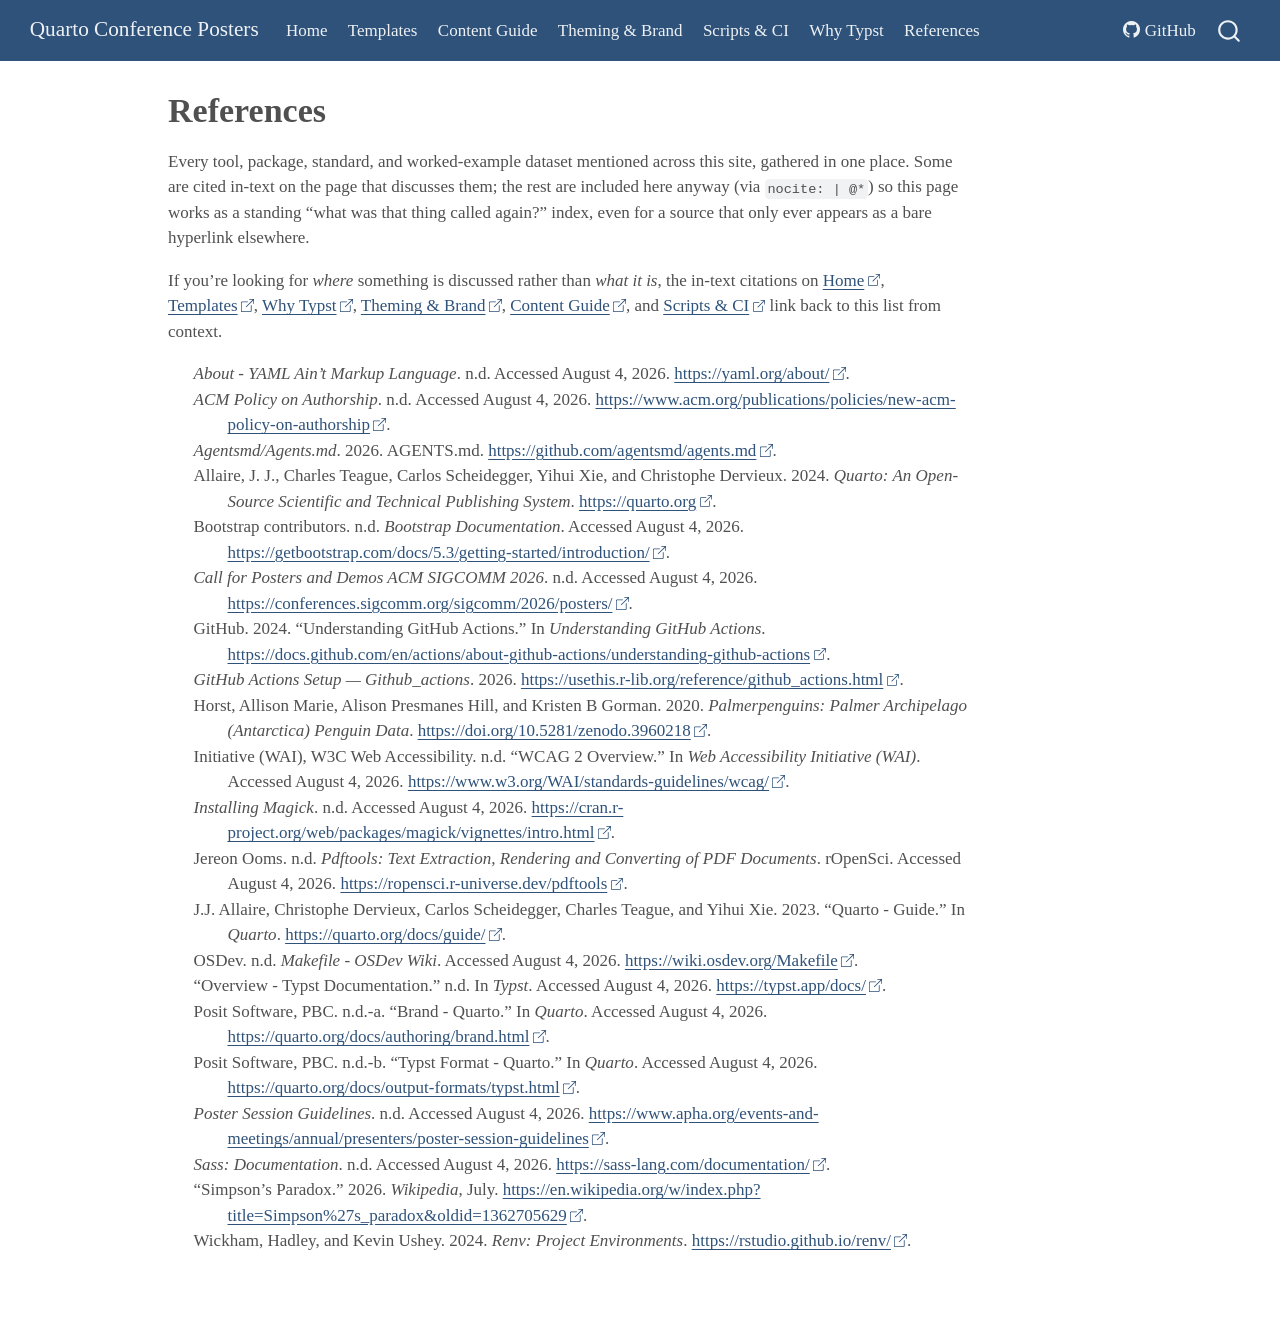
<file: docs/references.html>
<!DOCTYPE html>
<html xmlns="http://www.w3.org/1999/xhtml" lang="en" xml:lang="en"><head>

<meta charset="utf-8">
<meta name="generator" content="quarto-1.9.38">

<meta name="viewport" content="width=device-width, initial-scale=1.0, user-scalable=yes">


<title>References – Quarto Conference Posters</title>
<style>
/* Default styles provided by pandoc.
** See https://pandoc.org/MANUAL.html#variables-for-html for config info.
*/
code{white-space: pre-wrap;}
span.smallcaps{font-variant: small-caps;}
div.columns{display: flex; gap: min(4vw, 1.5em);}
div.column{flex: auto; overflow-x: auto;}
div.hanging-indent{margin-left: 1.5em; text-indent: -1.5em;}
ul.task-list{list-style: none;}
ul.task-list li input[type="checkbox"] {
  width: 0.8em;
  margin: 0 0.8em 0.2em -1em; /* quarto-specific, see https://github.com/quarto-dev/quarto-cli/issues/4556 */ 
  vertical-align: middle;
}
/* CSS for citations */
div.csl-bib-body { }
div.csl-entry {
  clear: both;
}
.hanging-indent div.csl-entry {
  margin-left:2em;
  text-indent:-2em;
}
div.csl-left-margin {
  min-width:2em;
  float:left;
}
div.csl-right-inline {
  margin-left:2em;
  padding-left:1em;
}
div.csl-indent {
  margin-left: 2em;
}</style>


<script src="site_libs/quarto-nav/quarto-nav.js"></script>
<script src="site_libs/quarto-nav/headroom.min.js"></script>
<script src="site_libs/clipboard/clipboard.min.js"></script>
<script src="site_libs/quarto-search/autocomplete.umd.js"></script>
<script src="site_libs/quarto-search/fuse.min.js"></script>
<script src="site_libs/quarto-search/quarto-search.js"></script>
<meta name="quarto:offset" content="./">
<script src="site_libs/quarto-html/quarto.js" type="module"></script>
<script src="site_libs/quarto-html/tabsets/tabsets.js" type="module"></script>
<script src="site_libs/quarto-html/popper.min.js"></script>
<script src="site_libs/quarto-html/tippy.umd.min.js"></script>
<script src="site_libs/quarto-html/anchor.min.js"></script>
<link href="site_libs/quarto-html/tippy.css" rel="stylesheet">
<link href="site_libs/quarto-html/quarto-syntax-highlighting-15634bcf2e68342d4ad2dfa704d543f6.css" rel="stylesheet" class="quarto-color-scheme" id="quarto-text-highlighting-styles">
<link href="site_libs/quarto-html/quarto-syntax-highlighting-dark-0a6b7249c26820e032cb0bd839ff02b1.css" rel="stylesheet" class="quarto-color-scheme quarto-color-alternate" id="quarto-text-highlighting-styles">
<link href="site_libs/quarto-html/quarto-syntax-highlighting-15634bcf2e68342d4ad2dfa704d543f6.css" rel="stylesheet" class="quarto-color-scheme-extra" id="quarto-text-highlighting-styles">
<script src="site_libs/bootstrap/bootstrap.min.js"></script>
<link href="site_libs/bootstrap/bootstrap-icons.css" rel="stylesheet">
<link href="site_libs/bootstrap/bootstrap-daaa8c602e7faee6e73fb4bcdd36585b.min.css" rel="stylesheet" append-hash="true" class="quarto-color-scheme" id="quarto-bootstrap" data-mode="light">
<link href="site_libs/bootstrap/bootstrap-dark-daaa8c602e7faee6e73fb4bcdd36585b.min.css" rel="stylesheet" append-hash="true" class="quarto-color-scheme quarto-color-alternate" id="quarto-bootstrap" data-mode="light">
<link href="site_libs/bootstrap/bootstrap-daaa8c602e7faee6e73fb4bcdd36585b.min.css" rel="stylesheet" append-hash="true" class="quarto-color-scheme-extra" id="quarto-bootstrap" data-mode="light">
<script id="quarto-search-options" type="application/json">{
  "location": "navbar",
  "copy-button": false,
  "collapse-after": 3,
  "panel-placement": "end",
  "type": "overlay",
  "limit": 50,
  "keyboard-shortcut": [
    "f",
    "/",
    "s"
  ],
  "show-item-context": false,
  "language": {
    "search-no-results-text": "No results",
    "search-matching-documents-text": "matching documents",
    "search-copy-link-title": "Copy link to search",
    "search-hide-matches-text": "Hide additional matches",
    "search-more-match-text": "more match in this document",
    "search-more-matches-text": "more matches in this document",
    "search-clear-button-title": "Clear",
    "search-text-placeholder": "",
    "search-detached-cancel-button-title": "Cancel",
    "search-submit-button-title": "Submit",
    "search-label": "Search"
  }
}</script>


<link rel="stylesheet" href="styles.css">
</head>

<body class="nav-fixed quarto-light">

<div id="quarto-search-results"></div>
  <header id="quarto-header" class="headroom fixed-top">
    <nav class="navbar navbar-expand-lg " data-bs-theme="dark">
      <div class="navbar-container container-fluid">
      <div class="navbar-brand-container mx-auto">
    <a class="navbar-brand" href="./index.html">
    <span class="navbar-title">Quarto Conference Posters</span>
    </a>
  </div>
            <div id="quarto-search" class="" title="Search"></div>
          <button class="navbar-toggler" type="button" data-bs-toggle="collapse" data-bs-target="#navbarCollapse" aria-controls="navbarCollapse" role="menu" aria-expanded="false" aria-label="Toggle navigation" onclick="if (window.quartoToggleHeadroom) { window.quartoToggleHeadroom(); }">
  <span class="navbar-toggler-icon"></span>
</button>
          <div class="collapse navbar-collapse" id="navbarCollapse">
            <ul class="navbar-nav navbar-nav-scroll me-auto">
  <li class="nav-item">
    <a class="nav-link" href="./index.html"> 
<span class="menu-text">Home</span></a>
  </li>  
  <li class="nav-item">
    <a class="nav-link" href="./templates.html"> 
<span class="menu-text">Templates</span></a>
  </li>  
  <li class="nav-item">
    <a class="nav-link" href="./content-guide.html"> 
<span class="menu-text">Content Guide</span></a>
  </li>  
  <li class="nav-item">
    <a class="nav-link" href="./theming.html"> 
<span class="menu-text">Theming &amp; Brand</span></a>
  </li>  
  <li class="nav-item">
    <a class="nav-link" href="./scripts-and-ci.html"> 
<span class="menu-text">Scripts &amp; CI</span></a>
  </li>  
  <li class="nav-item">
    <a class="nav-link" href="./why-typst.html"> 
<span class="menu-text">Why Typst</span></a>
  </li>  
  <li class="nav-item">
    <a class="nav-link active" href="./references.html" aria-current="page"> 
<span class="menu-text">References</span></a>
  </li>  
</ul>
            <ul class="navbar-nav navbar-nav-scroll ms-auto">
  <li class="nav-item">
    <a class="nav-link" href="https://github.com/AU-datascience/poster_templates"> <i class="bi bi-github" role="img">
</i> 
<span class="menu-text">GitHub</span></a>
  </li>  
</ul>
          </div> <!-- /navcollapse -->
            <div class="quarto-navbar-tools">
</div>
      </div> <!-- /container-fluid -->
    </nav>
</header>
<!-- content -->
<div id="quarto-content" class="quarto-container page-columns page-rows-contents page-layout-article page-navbar">
<!-- sidebar -->
<!-- margin-sidebar -->
    <div id="quarto-margin-sidebar" class="sidebar margin-sidebar zindex-bottom">
        
    </div>
<!-- main -->
<main class="content" id="quarto-document-content">

<header id="title-block-header" class="quarto-title-block default">
<div class="quarto-title">
<h1 class="title">References</h1>
</div>



<div class="quarto-title-meta">

    
  
    
  </div>
  


</header>


<p>Every tool, package, standard, and worked-example dataset mentioned across this site, gathered in one place. Some are cited in-text on the page that discusses them; the rest are included here anyway (via <code>nocite: | @*</code>) so this page works as a standing “what was that thing called again?” index, even for a source that only ever appears as a bare hyperlink elsewhere.</p>
<p>If you’re looking for <em>where</em> something is discussed rather than <em>what it is</em>, the in-text citations on <a href="./index.html">Home</a>, <a href="./templates.html">Templates</a>, <a href="./why-typst.html">Why Typst</a>, <a href="./theming.html">Theming &amp; Brand</a>, <a href="./content-guide.html">Content Guide</a>, and <a href="./scripts-and-ci.html">Scripts &amp; CI</a> link back to this list from context.</p>
<div id="refs" class="references csl-bib-body hanging-indent" role="list">
<div id="ref-YAMLAintMarkup" class="csl-entry" role="listitem">
<em>About - <span>YAML Ain</span>’t <span>Markup Language</span></em>. n.d. Accessed August 4, 2026. <a href="https://yaml.org/about/">https://yaml.org/about/</a>.
</div>
<div id="ref-ACMPolicyAuthorship" class="csl-entry" role="listitem">
<em><span>ACM Policy</span> on <span>Authorship</span></em>. n.d. Accessed August 4, 2026. <a href="https://www.acm.org/publications/policies/new-acm-policy-on-authorship">https://www.acm.org/publications/policies/new-acm-policy-on-authorship</a>.
</div>
<div id="ref-AgentsmdAgentsmd2026" class="csl-entry" role="listitem">
<em>Agentsmd/Agents.md</em>. 2026. AGENTS.md. <a href="https://github.com/agentsmd/agents.md">https://github.com/agentsmd/agents.md</a>.
</div>
<div id="ref-allaire2024quarto" class="csl-entry" role="listitem">
Allaire, J. J., Charles Teague, Carlos Scheidegger, Yihui Xie, and Christophe Dervieux. 2024. <em>Quarto: <span>An</span> Open-Source Scientific and Technical Publishing System</em>. <a href="https://quarto.org">https://quarto.org</a>.
</div>
<div id="ref-bootstrapDocs" class="csl-entry" role="listitem">
Bootstrap contributors. n.d. <em>Bootstrap <span>Documentation</span></em>. Accessed August 4, 2026. <a href="https://getbootstrap.com/docs/5.3/getting-started/introduction/">https://getbootstrap.com/docs/5.3/getting-started/introduction/</a>.
</div>
<div id="ref-CallPostersDemos" class="csl-entry" role="listitem">
<em>Call for <span>Posters</span> and <span>Demos</span> <span>ACM SIGCOMM</span> 2026</em>. n.d. Accessed August 4, 2026. <a href="https://conferences.sigcomm.org/sigcomm/2026/posters/">https://conferences.sigcomm.org/sigcomm/2026/posters/</a>.
</div>
<div id="ref-githubUnderstandingGitHubActions2024" class="csl-entry" role="listitem">
GitHub. 2024. <span>“Understanding <span>GitHub Actions</span>.”</span> In <em>Understanding GitHub Actions</em>. <a href="https://docs.github.com/en/actions/about-github-actions/understanding-github-actions">https://docs.github.com/en/actions/about-github-actions/understanding-github-actions</a>.
</div>
<div id="ref-usethis-GitHubActionsSetup" class="csl-entry" role="listitem">
<em><span>GitHub Actions</span> Setup — Github_actions</em>. 2026. <a href="https://usethis.r-lib.org/reference/github_actions.html">https://usethis.r-lib.org/reference/github_actions.html</a>.
</div>
<div id="ref-palmerpenguins" class="csl-entry" role="listitem">
Horst, Allison Marie, Alison Presmanes Hill, and Kristen B Gorman. 2020. <em>Palmerpenguins: <span>Palmer Archipelago</span> (<span>Antarctica</span>) Penguin Data</em>. <a href="https://doi.org/10.5281/zenodo.3960218">https://doi.org/10.5281/zenodo.3960218</a>.
</div>
<div id="ref-initiativewaiWCAG2Overview" class="csl-entry" role="listitem">
Initiative (WAI), W3C Web Accessibility. n.d. <span>“<span>WCAG</span> 2 <span>Overview</span>.”</span> In <em>Web Accessibility Initiative (WAI)</em>. Accessed August 4, 2026. <a href="https://www.w3.org/WAI/standards-guidelines/wcag/">https://www.w3.org/WAI/standards-guidelines/wcag/</a>.
</div>
<div id="ref-magick-package" class="csl-entry" role="listitem">
<em>Installing Magick</em>. n.d. Accessed August 4, 2026. <a href="https://cran.r-project.org/web/packages/magick/vignettes/intro.html">https://cran.r-project.org/web/packages/magick/vignettes/intro.html</a>.
</div>
<div id="ref-Pdftools-package" class="csl-entry" role="listitem">
Jereon Ooms. n.d. <em>Pdftools: <span>Text Extraction</span>, <span>Rendering</span> and <span>Converting</span> of <span>PDF Documents</span></em>. rOpenSci. Accessed August 4, 2026. <a href="https://ropensci.r-universe.dev/pdftools">https://ropensci.r-universe.dev/pdftools</a>.
</div>
<div id="ref-QuartoGuide" class="csl-entry" role="listitem">
J.J. Allaire, Christophe Dervieux, Carlos Scheidegger, Charles Teague, and Yihui Xie. 2023. <span>“Quarto - <span>Guide</span>.”</span> In <em>Quarto</em>. <a href="https://quarto.org/docs/guide/">https://quarto.org/docs/guide/</a>.
</div>
<div id="ref-MakefileOSDevWiki" class="csl-entry" role="listitem">
OSDev. n.d. <em>Makefile - <span>OSDev Wiki</span></em>. Accessed August 4, 2026. <a href="https://wiki.osdev.org/Makefile">https://wiki.osdev.org/Makefile</a>.
</div>
<div id="ref-OverviewTypstDocumentation" class="csl-entry" role="listitem">
<span>“Overview - <span>Typst Documentation</span>.”</span> n.d. In <em>Typst</em>. Accessed August 4, 2026. <a href="https://typst.app/docs/">https://typst.app/docs/</a>.
</div>
<div id="ref-quartoBrandGuide" class="csl-entry" role="listitem">
Posit Software, PBC. n.d.-a. <span>“Brand - <span>Quarto</span>.”</span> In <em>Quarto</em>. Accessed August 4, 2026. <a href="https://quarto.org/docs/authoring/brand.html">https://quarto.org/docs/authoring/brand.html</a>.
</div>
<div id="ref-quartoTypstOutputFormat" class="csl-entry" role="listitem">
Posit Software, PBC. n.d.-b. <span>“Typst <span>Format</span> - <span>Quarto</span>.”</span> In <em>Quarto</em>. Accessed August 4, 2026. <a href="https://quarto.org/docs/output-formats/typst.html">https://quarto.org/docs/output-formats/typst.html</a>.
</div>
<div id="ref-PosterSessionGuidelines" class="csl-entry" role="listitem">
<em>Poster <span>Session Guidelines</span></em>. n.d. Accessed August 4, 2026. <a href="https://www.apha.org/events-and-meetings/annual/presenters/poster-session-guidelines">https://www.apha.org/events-and-meetings/annual/presenters/poster-session-guidelines</a>.
</div>
<div id="ref-SassDocumentation" class="csl-entry" role="listitem">
<em>Sass: <span>Documentation</span></em>. n.d. Accessed August 4, 2026. <a href="https://sass-lang.com/documentation/">https://sass-lang.com/documentation/</a>.
</div>
<div id="ref-SimpsonsParadox2026" class="csl-entry" role="listitem">
<span>“Simpson’s Paradox.”</span> 2026. <em>Wikipedia</em>, July. <a href="https://en.wikipedia.org/w/index.php?title=Simpson%27s_paradox&amp;oldid=1362705629">https://en.wikipedia.org/w/index.php?title=Simpson%27s_paradox&amp;oldid=1362705629</a>.
</div>
<div id="ref-renv-package" class="csl-entry" role="listitem">
Wickham, Hadley, and Kevin Ushey. 2024. <em>Renv: <span>Project Environments</span></em>. <a href="https://rstudio.github.io/renv/">https://rstudio.github.io/renv/</a>.
</div>
</div>



</main> <!-- /main -->
<script id="quarto-html-after-body" type="application/javascript">
  window.document.addEventListener("DOMContentLoaded", function (event) {
    const icon = "";
    const anchorJS = new window.AnchorJS();
    anchorJS.options = {
      placement: 'right',
      icon: icon
    };
    anchorJS.add('.anchored');
    const isCodeAnnotation = (el) => {
      for (const clz of el.classList) {
        if (clz.startsWith('code-annotation-')) {                     
          return true;
        }
      }
      return false;
    }
    const onCopySuccess = function(e) {
      // button target
      const button = e.trigger;
      // don't keep focus
      button.blur();
      // flash "checked"
      button.classList.add('code-copy-button-checked');
      var currentTitle = button.getAttribute("title");
      button.setAttribute("title", "Copied!");
      let tooltip;
      if (window.bootstrap) {
        button.setAttribute("data-bs-toggle", "tooltip");
        button.setAttribute("data-bs-placement", "left");
        button.setAttribute("data-bs-title", "Copied!");
        tooltip = new bootstrap.Tooltip(button, 
          { trigger: "manual", 
            customClass: "code-copy-button-tooltip",
            offset: [0, -8]});
        tooltip.show();    
      }
      setTimeout(function() {
        if (tooltip) {
          tooltip.hide();
          button.removeAttribute("data-bs-title");
          button.removeAttribute("data-bs-toggle");
          button.removeAttribute("data-bs-placement");
        }
        button.setAttribute("title", currentTitle);
        button.classList.remove('code-copy-button-checked');
      }, 1000);
      // clear code selection
      e.clearSelection();
    }
    const getTextToCopy = function(trigger) {
      const outerScaffold = trigger.parentElement.cloneNode(true);
      const codeEl = outerScaffold.querySelector('code');
      for (const childEl of codeEl.children) {
        if (isCodeAnnotation(childEl)) {
          childEl.remove();
        }
      }
      return codeEl.innerText;
    }
    const clipboard = new window.ClipboardJS('.code-copy-button:not([data-in-quarto-modal])', {
      text: getTextToCopy
    });
    clipboard.on('success', onCopySuccess);
    if (window.document.getElementById('quarto-embedded-source-code-modal')) {
      const clipboardModal = new window.ClipboardJS('.code-copy-button[data-in-quarto-modal]', {
        text: getTextToCopy,
        container: window.document.getElementById('quarto-embedded-source-code-modal')
      });
      clipboardModal.on('success', onCopySuccess);
    }
      var localhostRegex = new RegExp(/^(?:http|https):\/\/localhost\:?[0-9]*\//);
      var mailtoRegex = new RegExp(/^mailto:/);
        var filterRegex = new RegExp("https:\/\/au-datascience\.github\.io\/poster_templates\/");
      var isInternal = (href) => {
          return filterRegex.test(href) || localhostRegex.test(href) || mailtoRegex.test(href);
      }
      // Inspect non-navigation links and adorn them if external
     var links = window.document.querySelectorAll('a[href]:not(.nav-link):not(.navbar-brand):not(.toc-action):not(.sidebar-link):not(.sidebar-item-toggle):not(.pagination-link):not(.no-external):not([aria-hidden]):not(.dropdown-item):not(.quarto-navigation-tool):not(.about-link)');
      for (var i=0; i<links.length; i++) {
        const link = links[i];
        if (!isInternal(link.href)) {
          // undo the damage that might have been done by quarto-nav.js in the case of
          // links that we want to consider external
          if (link.dataset.originalHref !== undefined) {
            link.href = link.dataset.originalHref;
          }
            // target, if specified
            link.setAttribute("target", "_blank");
            if (link.getAttribute("rel") === null) {
              link.setAttribute("rel", "noopener");
            }
            // default icon
            link.classList.add("external");
        }
      }
    function tippyHover(el, contentFn, onTriggerFn, onUntriggerFn) {
      const config = {
        allowHTML: true,
        maxWidth: 500,
        delay: 100,
        arrow: false,
        appendTo: function(el) {
            return el.parentElement;
        },
        interactive: true,
        interactiveBorder: 10,
        theme: 'quarto',
        placement: 'bottom-start',
      };
      if (contentFn) {
        config.content = contentFn;
      }
      if (onTriggerFn) {
        config.onTrigger = onTriggerFn;
      }
      if (onUntriggerFn) {
        config.onUntrigger = onUntriggerFn;
      }
      window.tippy(el, config); 
    }
    const noterefs = window.document.querySelectorAll('a[role="doc-noteref"]');
    for (var i=0; i<noterefs.length; i++) {
      const ref = noterefs[i];
      tippyHover(ref, function() {
        // use id or data attribute instead here
        let href = ref.getAttribute('data-footnote-href') || ref.getAttribute('href');
        try { href = new URL(href).hash; } catch {}
        const id = href.replace(/^#\/?/, "");
        const note = window.document.getElementById(id);
        if (note) {
          return note.innerHTML;
        } else {
          return "";
        }
      });
    }
    const xrefs = window.document.querySelectorAll('a.quarto-xref');
    const processXRef = (id, note) => {
      // Strip column container classes
      const stripColumnClz = (el) => {
        el.classList.remove("page-full", "page-columns");
        if (el.children) {
          for (const child of el.children) {
            stripColumnClz(child);
          }
        }
      }
      stripColumnClz(note)
      if (id === null || id.startsWith('sec-')) {
        // Special case sections, only their first couple elements
        const container = document.createElement("div");
        if (note.children && note.children.length > 2) {
          container.appendChild(note.children[0].cloneNode(true));
          for (let i = 1; i < note.children.length; i++) {
            const child = note.children[i];
            if (child.tagName === "P" && child.innerText === "") {
              continue;
            } else {
              container.appendChild(child.cloneNode(true));
              break;
            }
          }
          if (window.Quarto?.typesetMath) {
            window.Quarto.typesetMath(container);
          }
          return container.innerHTML
        } else {
          if (window.Quarto?.typesetMath) {
            window.Quarto.typesetMath(note);
          }
          return note.innerHTML;
        }
      } else {
        // Remove any anchor links if they are present
        const anchorLink = note.querySelector('a.anchorjs-link');
        if (anchorLink) {
          anchorLink.remove();
        }
        if (window.Quarto?.typesetMath) {
          window.Quarto.typesetMath(note);
        }
        if (note.classList.contains("callout")) {
          return note.outerHTML;
        } else {
          return note.innerHTML;
        }
      }
    }
    for (var i=0; i<xrefs.length; i++) {
      const xref = xrefs[i];
      tippyHover(xref, undefined, function(instance) {
        instance.disable();
        let url = xref.getAttribute('href');
        let hash = undefined; 
        if (url.startsWith('#')) {
          hash = url;
        } else {
          try { hash = new URL(url).hash; } catch {}
        }
        if (hash) {
          const id = hash.replace(/^#\/?/, "");
          const note = window.document.getElementById(id);
          if (note !== null) {
            try {
              const html = processXRef(id, note.cloneNode(true));
              instance.setContent(html);
            } finally {
              instance.enable();
              instance.show();
            }
          } else {
            // See if we can fetch this
            fetch(url.split('#')[0])
            .then(res => res.text())
            .then(html => {
              const parser = new DOMParser();
              const htmlDoc = parser.parseFromString(html, "text/html");
              const note = htmlDoc.getElementById(id);
              if (note !== null) {
                const html = processXRef(id, note);
                instance.setContent(html);
              } 
            }).finally(() => {
              instance.enable();
              instance.show();
            });
          }
        } else {
          // See if we can fetch a full url (with no hash to target)
          // This is a special case and we should probably do some content thinning / targeting
          fetch(url)
          .then(res => res.text())
          .then(html => {
            const parser = new DOMParser();
            const htmlDoc = parser.parseFromString(html, "text/html");
            const note = htmlDoc.querySelector('main.content');
            if (note !== null) {
              // This should only happen for chapter cross references
              // (since there is no id in the URL)
              // remove the first header
              if (note.children.length > 0 && note.children[0].tagName === "HEADER") {
                note.children[0].remove();
              }
              const html = processXRef(null, note);
              instance.setContent(html);
            } 
          }).finally(() => {
            instance.enable();
            instance.show();
          });
        }
      }, function(instance) {
      });
    }
        let selectedAnnoteEl;
        const selectorForAnnotation = ( cell, annotation) => {
          let cellAttr = 'data-code-cell="' + cell + '"';
          let lineAttr = 'data-code-annotation="' +  annotation + '"';
          const selector = 'span[' + cellAttr + '][' + lineAttr + ']';
          return selector;
        }
        const selectCodeLines = (annoteEl) => {
          const doc = window.document;
          const targetCell = annoteEl.getAttribute("data-target-cell");
          const targetAnnotation = annoteEl.getAttribute("data-target-annotation");
          const annoteSpan = window.document.querySelector(selectorForAnnotation(targetCell, targetAnnotation));
          const lines = annoteSpan.getAttribute("data-code-lines").split(",");
          const lineIds = lines.map((line) => {
            return targetCell + "-" + line;
          })
          let top = null;
          let height = null;
          let parent = null;
          if (lineIds.length > 0) {
              //compute the position of the single el (top and bottom and make a div)
              const el = window.document.getElementById(lineIds[0]);
              top = el.offsetTop;
              height = el.offsetHeight;
              parent = el.parentElement.parentElement;
            if (lineIds.length > 1) {
              const lastEl = window.document.getElementById(lineIds[lineIds.length - 1]);
              const bottom = lastEl.offsetTop + lastEl.offsetHeight;
              height = bottom - top;
            }
            if (top !== null && height !== null && parent !== null) {
              // cook up a div (if necessary) and position it 
              let div = window.document.getElementById("code-annotation-line-highlight");
              if (div === null) {
                div = window.document.createElement("div");
                div.setAttribute("id", "code-annotation-line-highlight");
                div.style.position = 'absolute';
                parent.appendChild(div);
              }
              div.style.top = top - 2 + "px";
              div.style.height = height + 4 + "px";
              div.style.left = 0;
              let gutterDiv = window.document.getElementById("code-annotation-line-highlight-gutter");
              if (gutterDiv === null) {
                gutterDiv = window.document.createElement("div");
                gutterDiv.setAttribute("id", "code-annotation-line-highlight-gutter");
                gutterDiv.style.position = 'absolute';
                const codeCell = window.document.getElementById(targetCell);
                const gutter = codeCell.querySelector('.code-annotation-gutter');
                gutter.appendChild(gutterDiv);
              }
              gutterDiv.style.top = top - 2 + "px";
              gutterDiv.style.height = height + 4 + "px";
            }
            selectedAnnoteEl = annoteEl;
          }
        };
        const unselectCodeLines = () => {
          const elementsIds = ["code-annotation-line-highlight", "code-annotation-line-highlight-gutter"];
          elementsIds.forEach((elId) => {
            const div = window.document.getElementById(elId);
            if (div) {
              div.remove();
            }
          });
          selectedAnnoteEl = undefined;
        };
          // Handle positioning of the toggle
      window.addEventListener(
        "resize",
        throttle(() => {
          elRect = undefined;
          if (selectedAnnoteEl) {
            selectCodeLines(selectedAnnoteEl);
          }
        }, 10)
      );
      function throttle(fn, ms) {
      let throttle = false;
      let timer;
        return (...args) => {
          if(!throttle) { // first call gets through
              fn.apply(this, args);
              throttle = true;
          } else { // all the others get throttled
              if(timer) clearTimeout(timer); // cancel #2
              timer = setTimeout(() => {
                fn.apply(this, args);
                timer = throttle = false;
              }, ms);
          }
        };
      }
        // Attach click handler to the DT
        const annoteDls = window.document.querySelectorAll('dt[data-target-cell]');
        for (const annoteDlNode of annoteDls) {
          annoteDlNode.addEventListener('click', (event) => {
            const clickedEl = event.target;
            if (clickedEl !== selectedAnnoteEl) {
              unselectCodeLines();
              const activeEl = window.document.querySelector('dt[data-target-cell].code-annotation-active');
              if (activeEl) {
                activeEl.classList.remove('code-annotation-active');
              }
              selectCodeLines(clickedEl);
              clickedEl.classList.add('code-annotation-active');
            } else {
              // Unselect the line
              unselectCodeLines();
              clickedEl.classList.remove('code-annotation-active');
            }
          });
        }
    const findCites = (el) => {
      const parentEl = el.parentElement;
      if (parentEl) {
        const cites = parentEl.dataset.cites;
        if (cites) {
          return {
            el,
            cites: cites.split(' ')
          };
        } else {
          return findCites(el.parentElement)
        }
      } else {
        return undefined;
      }
    };
    var bibliorefs = window.document.querySelectorAll('a[role="doc-biblioref"]');
    for (var i=0; i<bibliorefs.length; i++) {
      const ref = bibliorefs[i];
      const citeInfo = findCites(ref);
      if (citeInfo) {
        tippyHover(citeInfo.el, function() {
          var popup = window.document.createElement('div');
          citeInfo.cites.forEach(function(cite) {
            var citeDiv = window.document.createElement('div');
            citeDiv.classList.add('hanging-indent');
            citeDiv.classList.add('csl-entry');
            var biblioDiv = window.document.getElementById('ref-' + cite);
            if (biblioDiv) {
              citeDiv.innerHTML = biblioDiv.innerHTML;
            }
            popup.appendChild(citeDiv);
          });
          return popup.innerHTML;
        });
      }
    }
  });
  </script>
</div> <!-- /content -->




</body></html>
</file>
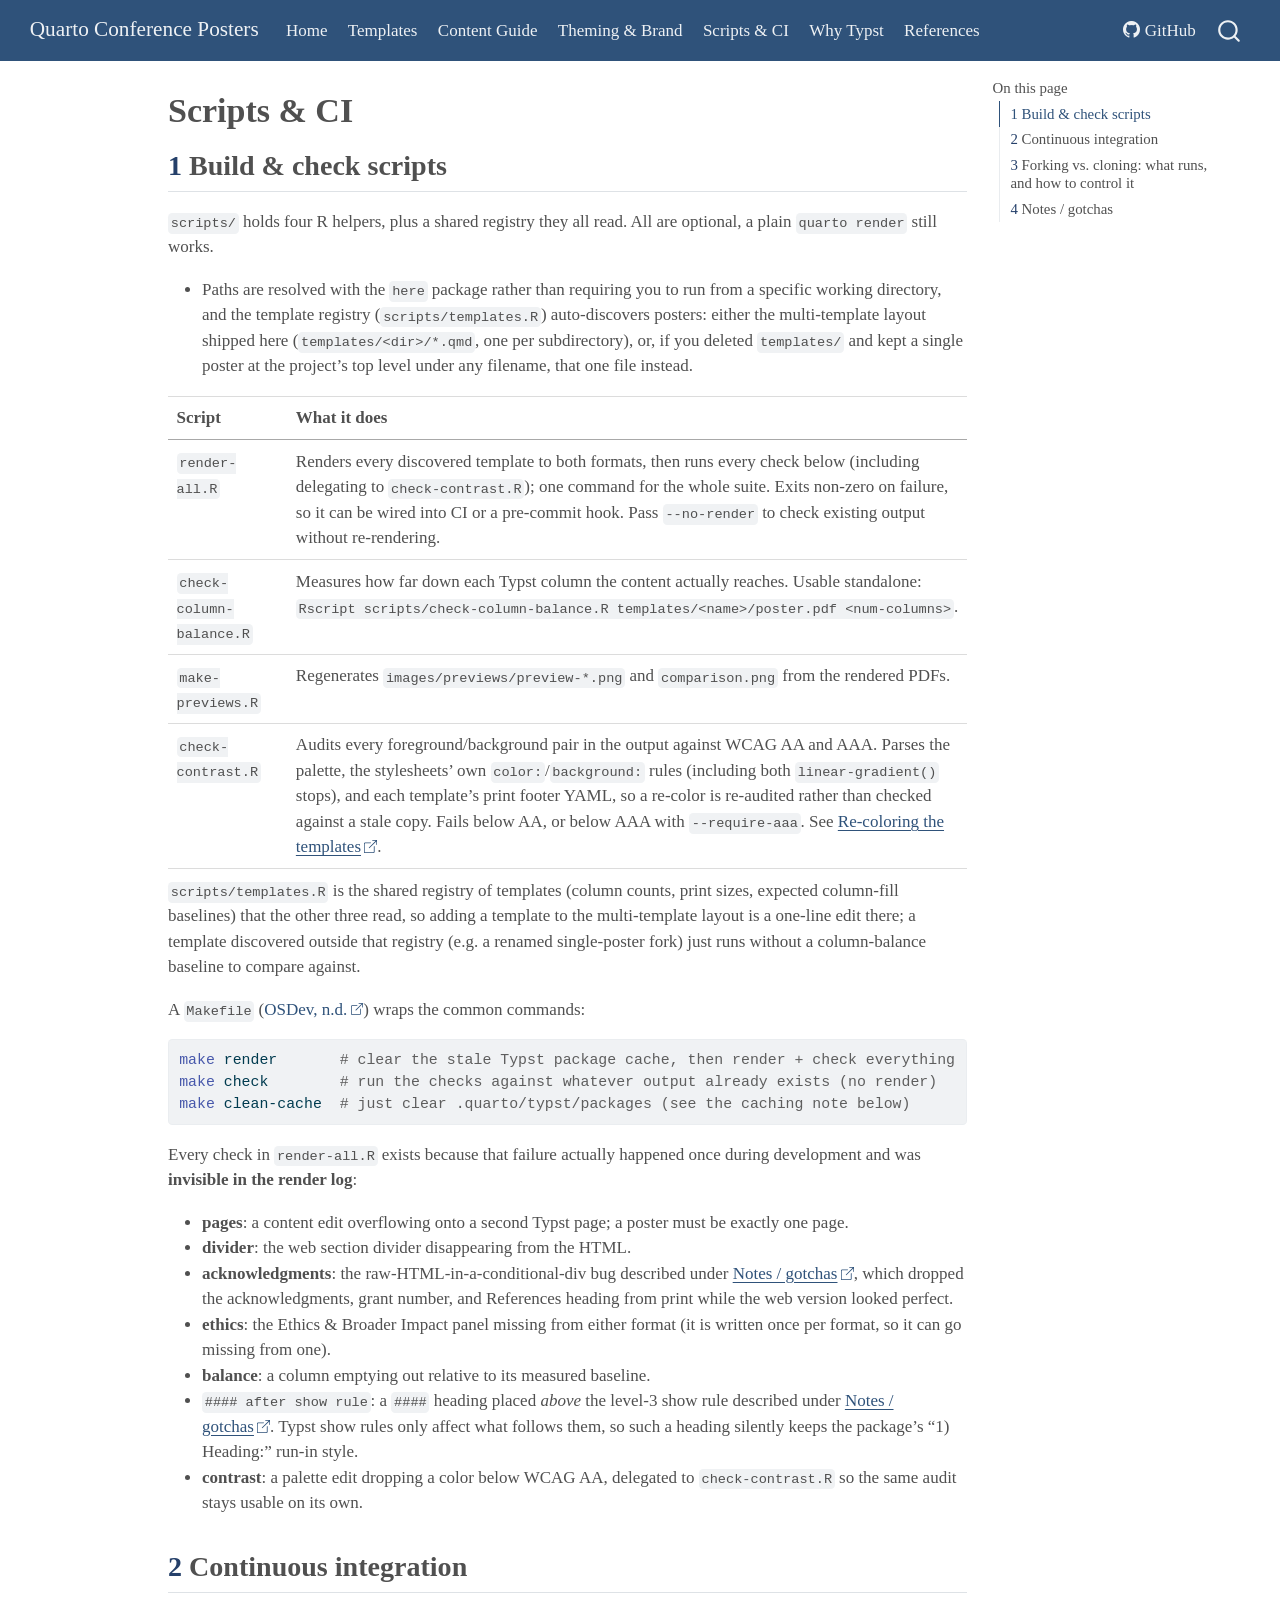
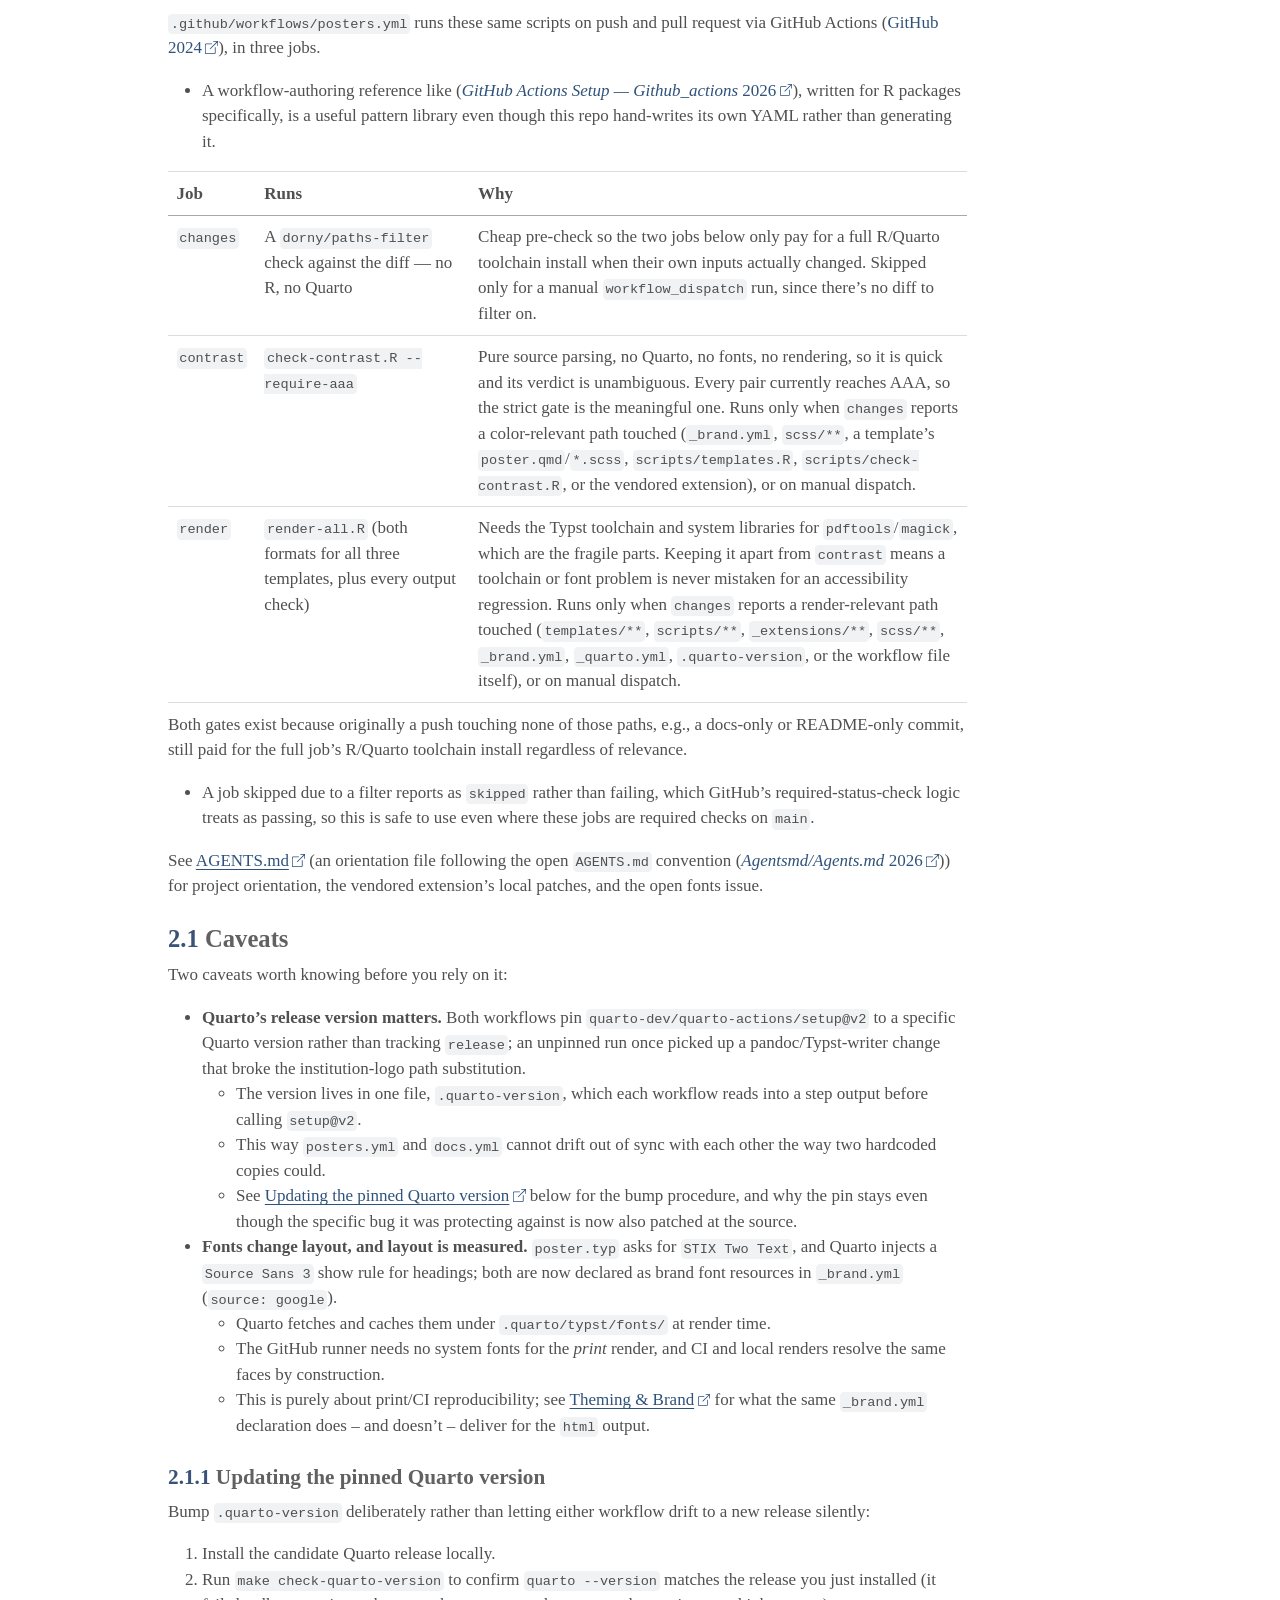
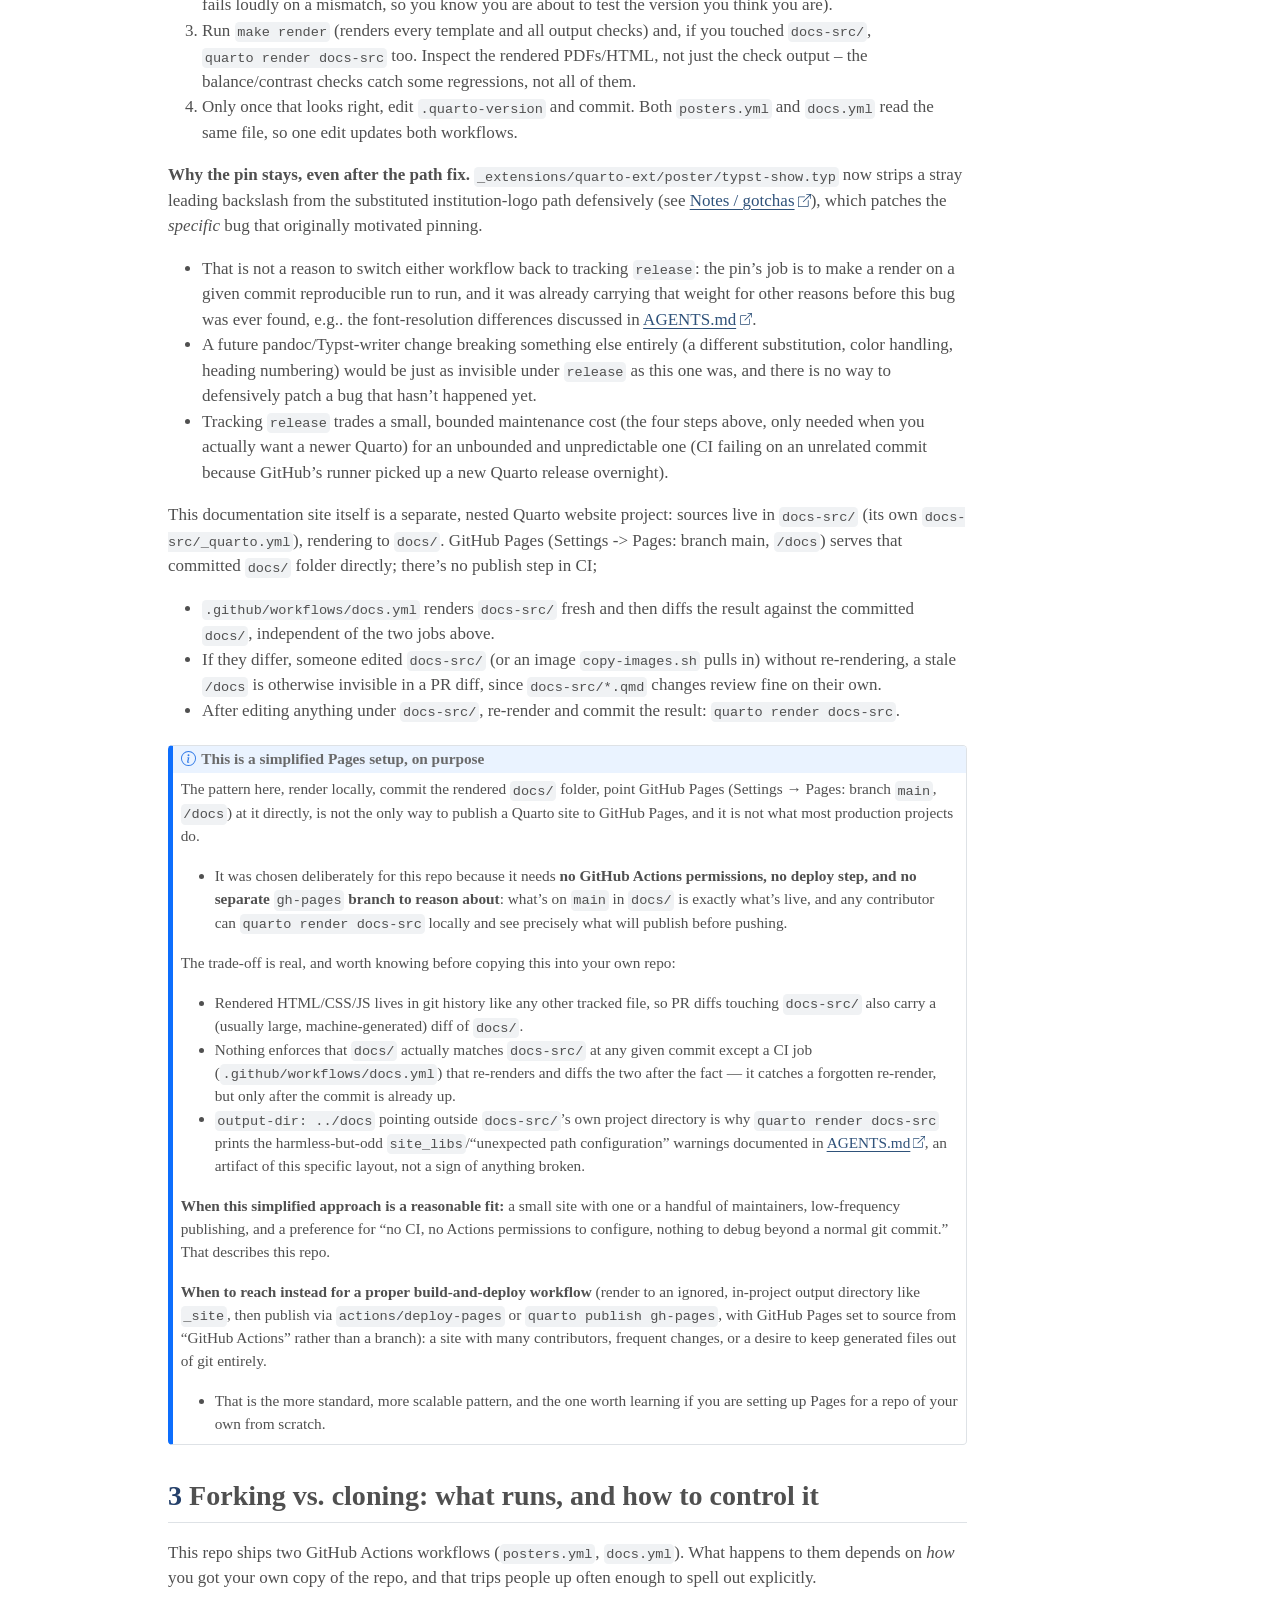
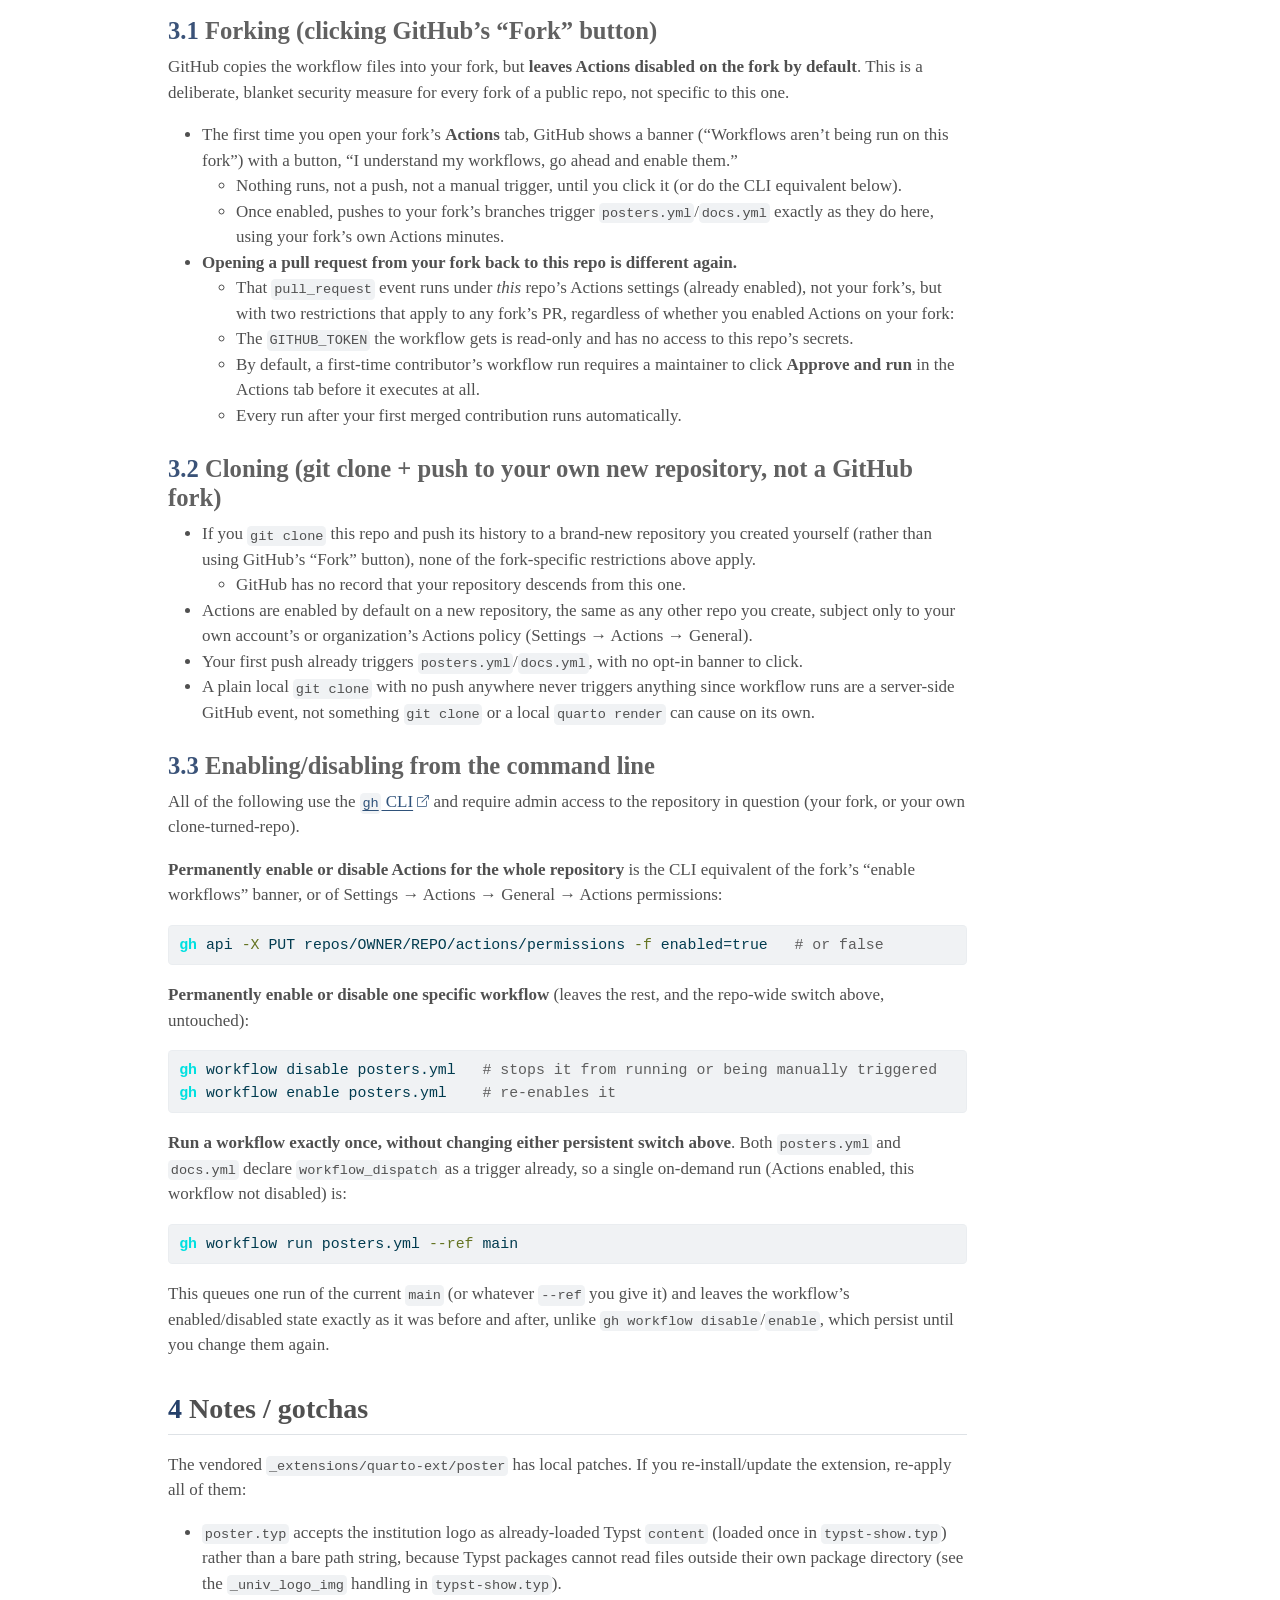
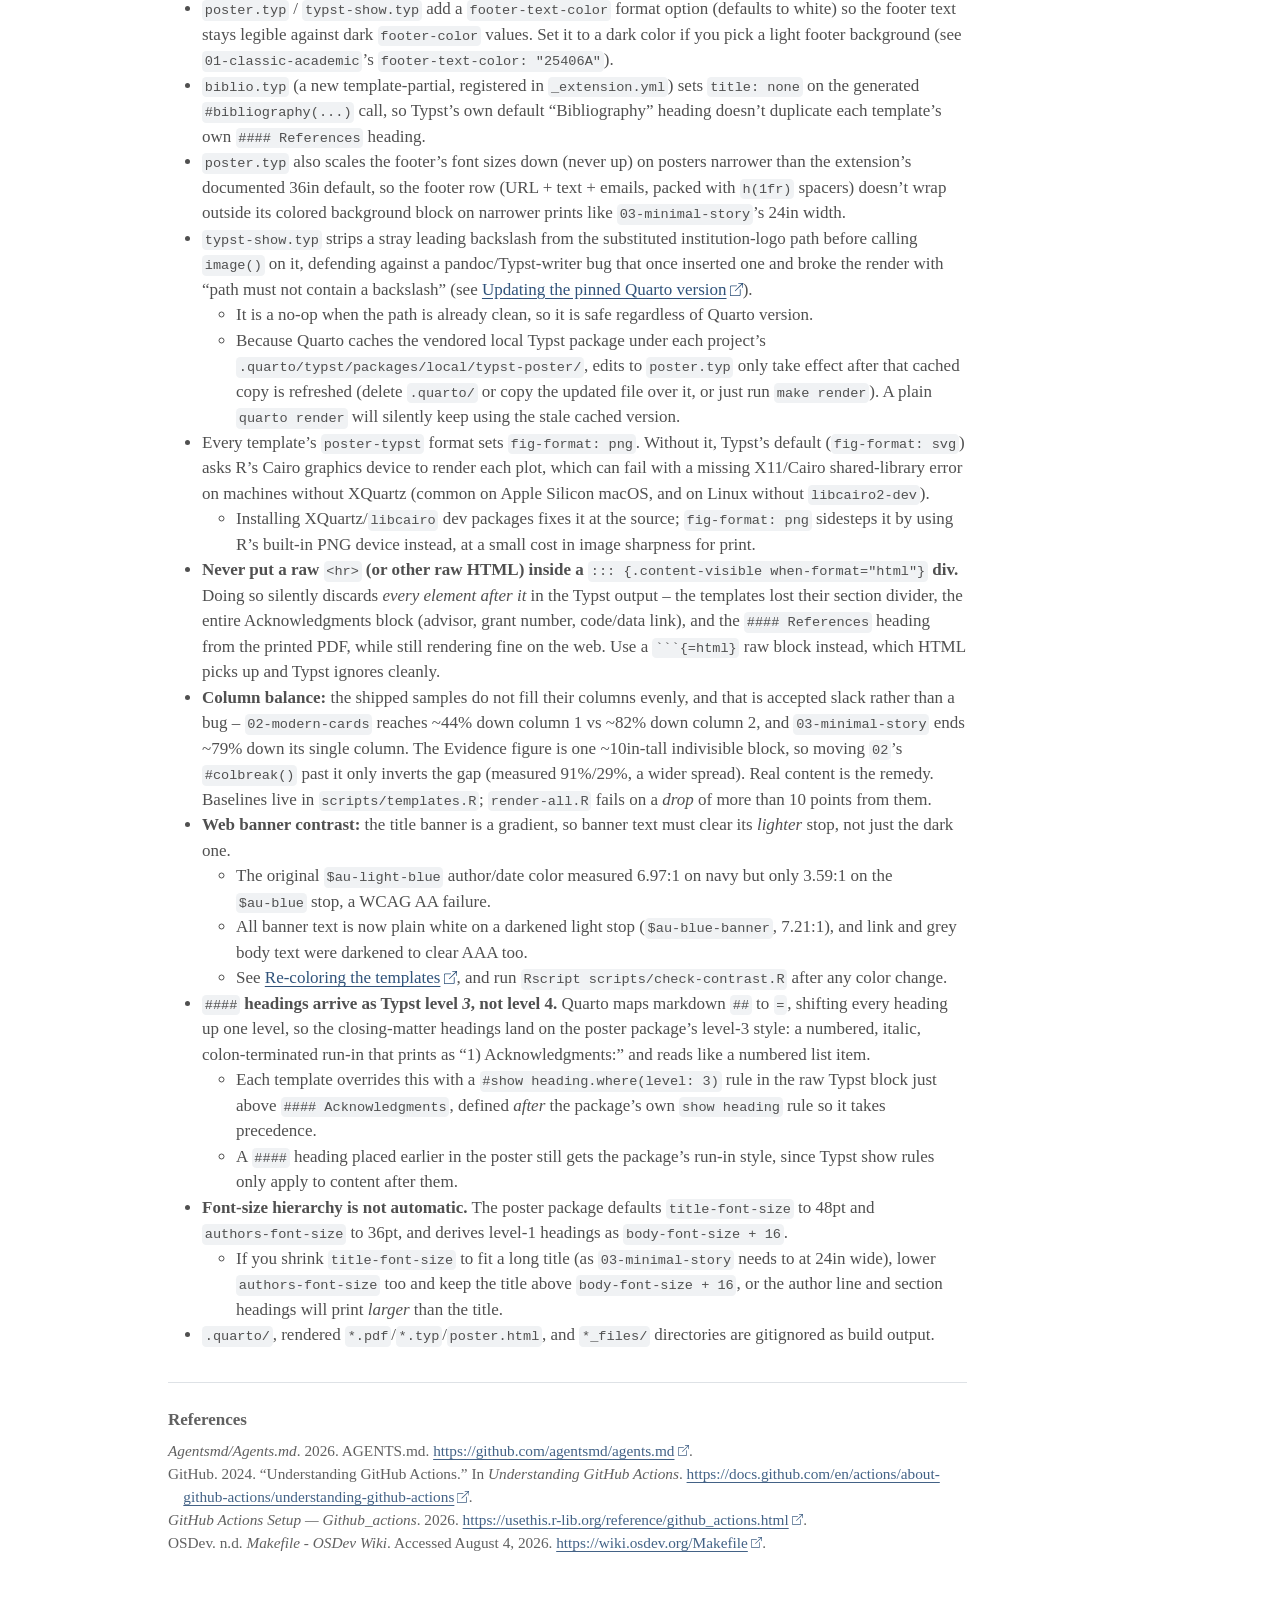
<file: docs/scripts-and-ci.html>
<!DOCTYPE html>
<html xmlns="http://www.w3.org/1999/xhtml" lang="en" xml:lang="en"><head>

<meta charset="utf-8">
<meta name="generator" content="quarto-1.9.38">

<meta name="viewport" content="width=device-width, initial-scale=1.0, user-scalable=yes">


<title>Scripts &amp; CI – Quarto Conference Posters</title>
<style>
/* Default styles provided by pandoc.
** See https://pandoc.org/MANUAL.html#variables-for-html for config info.
*/
code{white-space: pre-wrap;}
span.smallcaps{font-variant: small-caps;}
div.columns{display: flex; gap: min(4vw, 1.5em);}
div.column{flex: auto; overflow-x: auto;}
div.hanging-indent{margin-left: 1.5em; text-indent: -1.5em;}
ul.task-list{list-style: none;}
ul.task-list li input[type="checkbox"] {
  width: 0.8em;
  margin: 0 0.8em 0.2em -1em; /* quarto-specific, see https://github.com/quarto-dev/quarto-cli/issues/4556 */ 
  vertical-align: middle;
}
/* CSS for syntax highlighting */
html { -webkit-text-size-adjust: 100%; }
pre > code.sourceCode { white-space: pre; position: relative; }
pre > code.sourceCode > span { display: inline-block; line-height: 1.25; }
pre > code.sourceCode > span:empty { height: 1.2em; }
.sourceCode { overflow: visible; }
code.sourceCode > span { color: inherit; text-decoration: inherit; }
div.sourceCode { margin: 1em 0; }
pre.sourceCode { margin: 0; }
@media screen {
div.sourceCode { overflow: auto; }
}
@media print {
pre > code.sourceCode { white-space: pre-wrap; }
pre > code.sourceCode > span { text-indent: -5em; padding-left: 5em; }
}
pre.numberSource code
  { counter-reset: source-line 0; }
pre.numberSource code > span
  { position: relative; left: -4em; counter-increment: source-line; }
pre.numberSource code > span > a:first-child::before
  { content: counter(source-line);
    position: relative; left: -1em; text-align: right; vertical-align: baseline;
    border: none; display: inline-block;
    -webkit-touch-callout: none; -webkit-user-select: none;
    -khtml-user-select: none; -moz-user-select: none;
    -ms-user-select: none; user-select: none;
    padding: 0 4px; width: 4em;
  }
pre.numberSource { margin-left: 3em;  padding-left: 4px; }
div.sourceCode
  {   }
@media screen {
pre > code.sourceCode > span > a:first-child::before { text-decoration: underline; }
}
/* CSS for citations */
div.csl-bib-body { }
div.csl-entry {
  clear: both;
}
.hanging-indent div.csl-entry {
  margin-left:2em;
  text-indent:-2em;
}
div.csl-left-margin {
  min-width:2em;
  float:left;
}
div.csl-right-inline {
  margin-left:2em;
  padding-left:1em;
}
div.csl-indent {
  margin-left: 2em;
}</style>


<script src="site_libs/quarto-nav/quarto-nav.js"></script>
<script src="site_libs/quarto-nav/headroom.min.js"></script>
<script src="site_libs/clipboard/clipboard.min.js"></script>
<script src="site_libs/quarto-search/autocomplete.umd.js"></script>
<script src="site_libs/quarto-search/fuse.min.js"></script>
<script src="site_libs/quarto-search/quarto-search.js"></script>
<meta name="quarto:offset" content="./">
<script src="site_libs/quarto-html/quarto.js" type="module"></script>
<script src="site_libs/quarto-html/tabsets/tabsets.js" type="module"></script>
<script src="site_libs/quarto-html/popper.min.js"></script>
<script src="site_libs/quarto-html/tippy.umd.min.js"></script>
<script src="site_libs/quarto-html/anchor.min.js"></script>
<link href="site_libs/quarto-html/tippy.css" rel="stylesheet">
<link href="site_libs/quarto-html/quarto-syntax-highlighting-15634bcf2e68342d4ad2dfa704d543f6.css" rel="stylesheet" class="quarto-color-scheme" id="quarto-text-highlighting-styles">
<link href="site_libs/quarto-html/quarto-syntax-highlighting-dark-0a6b7249c26820e032cb0bd839ff02b1.css" rel="stylesheet" class="quarto-color-scheme quarto-color-alternate" id="quarto-text-highlighting-styles">
<link href="site_libs/quarto-html/quarto-syntax-highlighting-15634bcf2e68342d4ad2dfa704d543f6.css" rel="stylesheet" class="quarto-color-scheme-extra" id="quarto-text-highlighting-styles">
<script src="site_libs/bootstrap/bootstrap.min.js"></script>
<link href="site_libs/bootstrap/bootstrap-icons.css" rel="stylesheet">
<link href="site_libs/bootstrap/bootstrap-daaa8c602e7faee6e73fb4bcdd36585b.min.css" rel="stylesheet" append-hash="true" class="quarto-color-scheme" id="quarto-bootstrap" data-mode="light">
<link href="site_libs/bootstrap/bootstrap-dark-daaa8c602e7faee6e73fb4bcdd36585b.min.css" rel="stylesheet" append-hash="true" class="quarto-color-scheme quarto-color-alternate" id="quarto-bootstrap" data-mode="light">
<link href="site_libs/bootstrap/bootstrap-daaa8c602e7faee6e73fb4bcdd36585b.min.css" rel="stylesheet" append-hash="true" class="quarto-color-scheme-extra" id="quarto-bootstrap" data-mode="light">
<script id="quarto-search-options" type="application/json">{
  "location": "navbar",
  "copy-button": false,
  "collapse-after": 3,
  "panel-placement": "end",
  "type": "overlay",
  "limit": 50,
  "keyboard-shortcut": [
    "f",
    "/",
    "s"
  ],
  "show-item-context": false,
  "language": {
    "search-no-results-text": "No results",
    "search-matching-documents-text": "matching documents",
    "search-copy-link-title": "Copy link to search",
    "search-hide-matches-text": "Hide additional matches",
    "search-more-match-text": "more match in this document",
    "search-more-matches-text": "more matches in this document",
    "search-clear-button-title": "Clear",
    "search-text-placeholder": "",
    "search-detached-cancel-button-title": "Cancel",
    "search-submit-button-title": "Submit",
    "search-label": "Search"
  }
}</script>


<link rel="stylesheet" href="styles.css">
</head>

<body class="nav-fixed quarto-light">

<div id="quarto-search-results"></div>
  <header id="quarto-header" class="headroom fixed-top">
    <nav class="navbar navbar-expand-lg " data-bs-theme="dark">
      <div class="navbar-container container-fluid">
      <div class="navbar-brand-container mx-auto">
    <a class="navbar-brand" href="./index.html">
    <span class="navbar-title">Quarto Conference Posters</span>
    </a>
  </div>
            <div id="quarto-search" class="" title="Search"></div>
          <button class="navbar-toggler" type="button" data-bs-toggle="collapse" data-bs-target="#navbarCollapse" aria-controls="navbarCollapse" role="menu" aria-expanded="false" aria-label="Toggle navigation" onclick="if (window.quartoToggleHeadroom) { window.quartoToggleHeadroom(); }">
  <span class="navbar-toggler-icon"></span>
</button>
          <div class="collapse navbar-collapse" id="navbarCollapse">
            <ul class="navbar-nav navbar-nav-scroll me-auto">
  <li class="nav-item">
    <a class="nav-link" href="./index.html"> 
<span class="menu-text">Home</span></a>
  </li>  
  <li class="nav-item">
    <a class="nav-link" href="./templates.html"> 
<span class="menu-text">Templates</span></a>
  </li>  
  <li class="nav-item">
    <a class="nav-link" href="./content-guide.html"> 
<span class="menu-text">Content Guide</span></a>
  </li>  
  <li class="nav-item">
    <a class="nav-link" href="./theming.html"> 
<span class="menu-text">Theming &amp; Brand</span></a>
  </li>  
  <li class="nav-item">
    <a class="nav-link active" href="./scripts-and-ci.html" aria-current="page"> 
<span class="menu-text">Scripts &amp; CI</span></a>
  </li>  
  <li class="nav-item">
    <a class="nav-link" href="./why-typst.html"> 
<span class="menu-text">Why Typst</span></a>
  </li>  
  <li class="nav-item">
    <a class="nav-link" href="./references.html"> 
<span class="menu-text">References</span></a>
  </li>  
</ul>
            <ul class="navbar-nav navbar-nav-scroll ms-auto">
  <li class="nav-item">
    <a class="nav-link" href="https://github.com/AU-datascience/poster_templates"> <i class="bi bi-github" role="img">
</i> 
<span class="menu-text">GitHub</span></a>
  </li>  
</ul>
          </div> <!-- /navcollapse -->
            <div class="quarto-navbar-tools">
</div>
      </div> <!-- /container-fluid -->
    </nav>
</header>
<!-- content -->
<div id="quarto-content" class="quarto-container page-columns page-rows-contents page-layout-article page-navbar">
<!-- sidebar -->
<!-- margin-sidebar -->
    <div id="quarto-margin-sidebar" class="sidebar margin-sidebar">
        <nav id="TOC" role="doc-toc" class="toc-active">
    <h2 id="toc-title">On this page</h2>
   
  <ul>
  <li><a href="#build-check-scripts" id="toc-build-check-scripts" class="nav-link active" data-scroll-target="#build-check-scripts"><span class="header-section-number">1</span> Build &amp; check scripts</a></li>
  <li><a href="#continuous-integration" id="toc-continuous-integration" class="nav-link" data-scroll-target="#continuous-integration"><span class="header-section-number">2</span> Continuous integration</a>
  <ul class="collapse">
  <li><a href="#caveats" id="toc-caveats" class="nav-link" data-scroll-target="#caveats"><span class="header-section-number">2.1</span> Caveats</a></li>
  </ul></li>
  <li><a href="#forking-vs.-cloning-what-runs-and-how-to-control-it" id="toc-forking-vs.-cloning-what-runs-and-how-to-control-it" class="nav-link" data-scroll-target="#forking-vs.-cloning-what-runs-and-how-to-control-it"><span class="header-section-number">3</span> Forking vs.&nbsp;cloning: what runs, and how to control it</a>
  <ul class="collapse">
  <li><a href="#forking-clicking-githubs-fork-button" id="toc-forking-clicking-githubs-fork-button" class="nav-link" data-scroll-target="#forking-clicking-githubs-fork-button"><span class="header-section-number">3.1</span> Forking (clicking GitHub’s “Fork” button)</a></li>
  <li><a href="#cloning-git-clone-push-to-your-own-new-repository-not-a-github-fork" id="toc-cloning-git-clone-push-to-your-own-new-repository-not-a-github-fork" class="nav-link" data-scroll-target="#cloning-git-clone-push-to-your-own-new-repository-not-a-github-fork"><span class="header-section-number">3.2</span> Cloning (git clone + push to your own new repository, not a GitHub fork)</a></li>
  <li><a href="#enablingdisabling-from-the-command-line" id="toc-enablingdisabling-from-the-command-line" class="nav-link" data-scroll-target="#enablingdisabling-from-the-command-line"><span class="header-section-number">3.3</span> Enabling/disabling from the command line</a></li>
  </ul></li>
  <li><a href="#notes-gotchas" id="toc-notes-gotchas" class="nav-link" data-scroll-target="#notes-gotchas"><span class="header-section-number">4</span> Notes / gotchas</a></li>
  </ul>
</nav>
    </div>
<!-- main -->
<main class="content" id="quarto-document-content">

<header id="title-block-header" class="quarto-title-block default">
<div class="quarto-title">
<h1 class="title">Scripts &amp; CI</h1>
</div>



<div class="quarto-title-meta">

    
  
    
  </div>
  


</header>


<section id="build-check-scripts" class="level2" data-number="1">
<h2 data-number="1" class="anchored" data-anchor-id="build-check-scripts"><span class="header-section-number">1</span> Build &amp; check scripts</h2>
<p><code>scripts/</code> holds four R helpers, plus a shared registry they all read. All are optional, a plain <code>quarto render</code> still works.</p>
<ul>
<li>Paths are resolved with the <code>here</code> package rather than requiring you to run from a specific working directory, and the template registry (<code>scripts/templates.R</code>) auto-discovers posters: either the multi-template layout shipped here (<code>templates/&lt;dir&gt;/*.qmd</code>, one per subdirectory), or, if you deleted <code>templates/</code> and kept a single poster at the project’s top level under any filename, that one file instead.</li>
</ul>
<table class="caption-top table">
<thead>
<tr class="header">
<th>Script</th>
<th>What it does</th>
</tr>
</thead>
<tbody>
<tr class="odd">
<td><code>render-all.R</code></td>
<td>Renders every discovered template to both formats, then runs every check below (including delegating to <code>check-contrast.R</code>); one command for the whole suite. Exits non-zero on failure, so it can be wired into CI or a pre-commit hook. Pass <code>--no-render</code> to check existing output without re-rendering.</td>
</tr>
<tr class="even">
<td><code>check-column-balance.R</code></td>
<td>Measures how far down each Typst column the content actually reaches. Usable standalone: <code>Rscript scripts/check-column-balance.R templates/&lt;name&gt;/poster.pdf &lt;num-columns&gt;</code>.</td>
</tr>
<tr class="odd">
<td><code>make-previews.R</code></td>
<td>Regenerates <code>images/previews/preview-*.png</code> and <code>comparison.png</code> from the rendered PDFs.</td>
</tr>
<tr class="even">
<td><code>check-contrast.R</code></td>
<td>Audits every foreground/background pair in the output against WCAG AA and AAA. Parses the palette, the stylesheets’ own <code>color:</code>/<code>background:</code> rules (including both <code>linear-gradient()</code> stops), and each template’s print footer YAML, so a re-color is re-audited rather than checked against a stale copy. Fails below AA, or below AAA with <code>--require-aaa</code>. See <a href="./theming.html#re-coloring-the-templates">Re-coloring the templates</a>.</td>
</tr>
</tbody>
</table>
<p><code>scripts/templates.R</code> is the shared registry of templates (column counts, print sizes, expected column-fill baselines) that the other three read, so adding a template to the multi-template layout is a one-line edit there; a template discovered outside that registry (e.g.&nbsp;a renamed single-poster fork) just runs without a column-balance baseline to compare against.</p>
<p>A <code>Makefile</code> <span class="citation" data-cites="MakefileOSDevWiki">(<a href="#ref-MakefileOSDevWiki" role="doc-biblioref">OSDev, n.d.</a>)</span> wraps the common commands:</p>
<div class="code-copy-outer-scaffold"><div class="sourceCode" id="cb1"><pre class="sourceCode bash code-with-copy"><code class="sourceCode bash"><span id="cb1-1"><a href="#cb1-1" aria-hidden="true" tabindex="-1"></a><span class="fu">make</span> render       <span class="co"># clear the stale Typst package cache, then render + check everything</span></span>
<span id="cb1-2"><a href="#cb1-2" aria-hidden="true" tabindex="-1"></a><span class="fu">make</span> check        <span class="co"># run the checks against whatever output already exists (no render)</span></span>
<span id="cb1-3"><a href="#cb1-3" aria-hidden="true" tabindex="-1"></a><span class="fu">make</span> clean-cache  <span class="co"># just clear .quarto/typst/packages (see the caching note below)</span></span></code></pre></div><button title="Copy to Clipboard" class="code-copy-button"><i class="bi"></i></button></div>
<p>Every check in <code>render-all.R</code> exists because that failure actually happened once during development and was <strong>invisible in the render log</strong>:</p>
<ul>
<li><strong>pages</strong>: a content edit overflowing onto a second Typst page; a poster must be exactly one page.</li>
<li><strong>divider</strong>: the web section divider disappearing from the HTML.</li>
<li><strong>acknowledgments</strong>: the raw-HTML-in-a-conditional-div bug described under <a href="#notes-gotchas">Notes / gotchas</a>, which dropped the acknowledgments, grant number, and References heading from print while the web version looked perfect.</li>
<li><strong>ethics</strong>: the Ethics &amp; Broader Impact panel missing from either format (it is written once per format, so it can go missing from one).</li>
<li><strong>balance</strong>: a column emptying out relative to its measured baseline.</li>
<li><strong><code>#### after show rule</code></strong>: a <code>####</code> heading placed <em>above</em> the level-3 show rule described under <a href="#notes-gotchas">Notes / gotchas</a>. Typst show rules only affect what follows them, so such a heading silently keeps the package’s “1) Heading:” run-in style.</li>
<li><strong>contrast</strong>: a palette edit dropping a color below WCAG AA, delegated to <code>check-contrast.R</code> so the same audit stays usable on its own.</li>
</ul>
</section>
<section id="continuous-integration" class="level2" data-number="2">
<h2 data-number="2" class="anchored" data-anchor-id="continuous-integration"><span class="header-section-number">2</span> Continuous integration</h2>
<p><code>.github/workflows/posters.yml</code> runs these same scripts on push and pull request via GitHub Actions <span class="citation" data-cites="githubUnderstandingGitHubActions2024">(<a href="#ref-githubUnderstandingGitHubActions2024" role="doc-biblioref">GitHub 2024</a>)</span>, in three jobs.</p>
<ul>
<li>A workflow-authoring reference like <span class="citation" data-cites="usethis-GitHubActionsSetup">(<a href="#ref-usethis-GitHubActionsSetup" role="doc-biblioref"><em><span>GitHub Actions</span> Setup — Github_actions</em> 2026</a>)</span>, written for R packages specifically, is a useful pattern library even though this repo hand-writes its own YAML rather than generating it.</li>
</ul>
<table class="caption-top table">
<colgroup>
<col style="width: 8%">
<col style="width: 27%">
<col style="width: 63%">
</colgroup>
<thead>
<tr class="header">
<th>Job</th>
<th>Runs</th>
<th>Why</th>
</tr>
</thead>
<tbody>
<tr class="odd">
<td><code>changes</code></td>
<td>A <code>dorny/paths-filter</code> check against the diff — no R, no Quarto</td>
<td>Cheap pre-check so the two jobs below only pay for a full R/Quarto toolchain install when their own inputs actually changed. Skipped only for a manual <code>workflow_dispatch</code> run, since there’s no diff to filter on.</td>
</tr>
<tr class="even">
<td><code>contrast</code></td>
<td><code>check-contrast.R --require-aaa</code></td>
<td>Pure source parsing, no Quarto, no fonts, no rendering, so it is quick and its verdict is unambiguous. Every pair currently reaches AAA, so the strict gate is the meaningful one. Runs only when <code>changes</code> reports a color-relevant path touched (<code>_brand.yml</code>, <code>scss/**</code>, a template’s <code>poster.qmd</code>/<code>*.scss</code>, <code>scripts/templates.R</code>, <code>scripts/check-contrast.R</code>, or the vendored extension), or on manual dispatch.</td>
</tr>
<tr class="odd">
<td><code>render</code></td>
<td><code>render-all.R</code> (both formats for all three templates, plus every output check)</td>
<td>Needs the Typst toolchain and system libraries for <code>pdftools</code>/<code>magick</code>, which are the fragile parts. Keeping it apart from <code>contrast</code> means a toolchain or font problem is never mistaken for an accessibility regression. Runs only when <code>changes</code> reports a render-relevant path touched (<code>templates/**</code>, <code>scripts/**</code>, <code>_extensions/**</code>, <code>scss/**</code>, <code>_brand.yml</code>, <code>_quarto.yml</code>, <code>.quarto-version</code>, or the workflow file itself), or on manual dispatch.</td>
</tr>
</tbody>
</table>
<p>Both gates exist because originally a push touching none of those paths, e.g., a docs-only or README-only commit, still paid for the full job’s R/Quarto toolchain install regardless of relevance.</p>
<ul>
<li>A job skipped due to a filter reports as <code>skipped</code> rather than failing, which GitHub’s required-status-check logic treats as passing, so this is safe to use even where these jobs are required checks on <code>main</code>.</li>
</ul>
<p>See <a href="https://github.com/AU-datascience/poster_templates/blob/main/AGENTS.md">AGENTS.md</a> (an orientation file following the open <code>AGENTS.md</code> convention <span class="citation" data-cites="AgentsmdAgentsmd2026">(<a href="#ref-AgentsmdAgentsmd2026" role="doc-biblioref"><em>Agentsmd/Agents.md</em> 2026</a>)</span>) for project orientation, the vendored extension’s local patches, and the open fonts issue.</p>
<section id="caveats" class="level3" data-number="2.1">
<h3 data-number="2.1" class="anchored" data-anchor-id="caveats"><span class="header-section-number">2.1</span> Caveats</h3>
<p>Two caveats worth knowing before you rely on it:</p>
<ul>
<li><strong>Quarto’s release version matters.</strong> Both workflows pin <code>quarto-dev/quarto-actions/setup@v2</code> to a specific Quarto version rather than tracking <code>release</code>; an unpinned run once picked up a pandoc/Typst-writer change that broke the institution-logo path substitution.
<ul>
<li>The version lives in one file, <code>.quarto-version</code>, which each workflow reads into a step output before calling <code>setup@v2</code>.</li>
<li>This way <code>posters.yml</code> and <code>docs.yml</code> cannot drift out of sync with each other the way two hardcoded copies could.</li>
<li>See <a href="#updating-the-pinned-quarto-version">Updating the pinned Quarto version</a> below for the bump procedure, and why the pin stays even though the specific bug it was protecting against is now also patched at the source.</li>
</ul></li>
<li><strong>Fonts change layout, and layout is measured.</strong> <code>poster.typ</code> asks for <code>STIX Two Text</code>, and Quarto injects a <code>Source Sans 3</code> show rule for headings; both are now declared as brand font resources in <code>_brand.yml</code> (<code>source: google</code>).
<ul>
<li>Quarto fetches and caches them under <code>.quarto/typst/fonts/</code> at render time.</li>
<li>The GitHub runner needs no system fonts for the <em>print</em> render, and CI and local renders resolve the same faces by construction.</li>
<li>This is purely about print/CI reproducibility; see <a href="./theming.html#brand.yml-and-your-workflow">Theming &amp; Brand</a> for what the same <code>_brand.yml</code> declaration does – and doesn’t – deliver for the <code>html</code> output.</li>
</ul></li>
</ul>
<section id="updating-the-pinned-quarto-version" class="level4" data-number="2.1.1">
<h4 data-number="2.1.1" class="anchored" data-anchor-id="updating-the-pinned-quarto-version"><span class="header-section-number">2.1.1</span> Updating the pinned Quarto version</h4>
<p>Bump <code>.quarto-version</code> deliberately rather than letting either workflow drift to a new release silently:</p>
<ol type="1">
<li>Install the candidate Quarto release locally.</li>
<li>Run <code>make check-quarto-version</code> to confirm <code>quarto --version</code> matches the release you just installed (it fails loudly on a mismatch, so you know you are about to test the version you think you are).</li>
<li>Run <code>make render</code> (renders every template and all output checks) and, if you touched <code>docs-src/</code>, <code>quarto render docs-src</code> too. Inspect the rendered PDFs/HTML, not just the check output – the balance/contrast checks catch some regressions, not all of them.</li>
<li>Only once that looks right, edit <code>.quarto-version</code> and commit. Both <code>posters.yml</code> and <code>docs.yml</code> read the same file, so one edit updates both workflows.</li>
</ol>
<p><strong>Why the pin stays, even after the path fix.</strong> <code>_extensions/quarto-ext/poster/typst-show.typ</code> now strips a stray leading backslash from the substituted institution-logo path defensively (see <a href="#notes-gotchas">Notes / gotchas</a>), which patches the <em>specific</em> bug that originally motivated pinning.</p>
<ul>
<li>That is not a reason to switch either workflow back to tracking <code>release</code>: the pin’s job is to make a render on a given commit reproducible run to run, and it was already carrying that weight for other reasons before this bug was ever found, e.g.. the font-resolution differences discussed in <a href="https://github.com/AU-datascience/poster_templates/blob/main/AGENTS.md">AGENTS.md</a>.</li>
<li>A future pandoc/Typst-writer change breaking something else entirely (a different substitution, color handling, heading numbering) would be just as invisible under <code>release</code> as this one was, and there is no way to defensively patch a bug that hasn’t happened yet.</li>
<li>Tracking <code>release</code> trades a small, bounded maintenance cost (the four steps above, only needed when you actually want a newer Quarto) for an unbounded and unpredictable one (CI failing on an unrelated commit because GitHub’s runner picked up a new Quarto release overnight).</li>
</ul>
<p>This documentation site itself is a separate, nested Quarto website project: sources live in <code>docs-src/</code> (its own <code>docs-src/_quarto.yml</code>), rendering to <code>docs/</code>. GitHub Pages (Settings -&gt; Pages: branch main, <code>/docs</code>) serves that committed <code>docs/</code> folder directly; there’s no publish step in CI;</p>
<ul>
<li><code>.github/workflows/docs.yml</code> renders <code>docs-src/</code> fresh and then diffs the result against the committed <code>docs/</code>, independent of the two jobs above.</li>
<li>If they differ, someone edited <code>docs-src/</code> (or an image <code>copy-images.sh</code> pulls in) without re-rendering, a stale <code>/docs</code> is otherwise invisible in a PR diff, since <code>docs-src/*.qmd</code> changes review fine on their own.</li>
<li>After editing anything under <code>docs-src/</code>, re-render and commit the result: <code>quarto render docs-src</code>.</li>
</ul>
<div class="callout callout-style-default callout-note callout-titled">
<div class="callout-header d-flex align-content-center">
<div class="callout-icon-container">
<i class="callout-icon"></i>
</div>
<div class="callout-title-container flex-fill">
<span class="screen-reader-only">Note</span>This is a simplified Pages setup, on purpose
</div>
</div>
<div class="callout-body-container callout-body">
<p>The pattern here, render locally, commit the rendered <code>docs/</code> folder, point GitHub Pages (Settings → Pages: branch <code>main</code>, <code>/docs</code>) at it directly, is not the only way to publish a Quarto site to GitHub Pages, and it is not what most production projects do.</p>
<ul>
<li>It was chosen deliberately for this repo because it needs <strong>no GitHub Actions permissions, no deploy step, and no separate <code>gh-pages</code> branch to reason about</strong>: what’s on <code>main</code> in <code>docs/</code> is exactly what’s live, and any contributor can <code>quarto render docs-src</code> locally and see precisely what will publish before pushing.</li>
</ul>
<p>The trade-off is real, and worth knowing before copying this into your own repo:</p>
<ul>
<li>Rendered HTML/CSS/JS lives in git history like any other tracked file, so PR diffs touching <code>docs-src/</code> also carry a (usually large, machine-generated) diff of <code>docs/</code>.</li>
<li>Nothing enforces that <code>docs/</code> actually matches <code>docs-src/</code> at any given commit except a CI job (<code>.github/workflows/docs.yml</code>) that re-renders and diffs the two after the fact — it catches a forgotten re-render, but only after the commit is already up.</li>
<li><code>output-dir: ../docs</code> pointing outside <code>docs-src/</code>’s own project directory is why <code>quarto render docs-src</code> prints the harmless-but-odd <code>site_libs</code>/“unexpected path configuration” warnings documented in <a href="https://github.com/AU-datascience/poster_templates/blob/main/AGENTS.md#known-issues">AGENTS.md</a>, an artifact of this specific layout, not a sign of anything broken.</li>
</ul>
<p><strong>When this simplified approach is a reasonable fit:</strong> a small site with one or a handful of maintainers, low-frequency publishing, and a preference for “no CI, no Actions permissions to configure, nothing to debug beyond a normal git commit.” That describes this repo.</p>
<p><strong>When to reach instead for a proper build-and-deploy workflow</strong> (render to an ignored, in-project output directory like <code>_site</code>, then publish via <code>actions/deploy-pages</code> or <code>quarto publish gh-pages</code>, with GitHub Pages set to source from “GitHub Actions” rather than a branch): a site with many contributors, frequent changes, or a desire to keep generated files out of git entirely.</p>
<ul>
<li>That is the more standard, more scalable pattern, and the one worth learning if you are setting up Pages for a repo of your own from scratch.</li>
</ul>
</div>
</div>
</section>
</section>
</section>
<section id="forking-vs.-cloning-what-runs-and-how-to-control-it" class="level2" data-number="3">
<h2 data-number="3" class="anchored" data-anchor-id="forking-vs.-cloning-what-runs-and-how-to-control-it"><span class="header-section-number">3</span> Forking vs.&nbsp;cloning: what runs, and how to control it</h2>
<p>This repo ships two GitHub Actions workflows (<code>posters.yml</code>, <code>docs.yml</code>). What happens to them depends on <em>how</em> you got your own copy of the repo, and that trips people up often enough to spell out explicitly.</p>
<section id="forking-clicking-githubs-fork-button" class="level3" data-number="3.1">
<h3 data-number="3.1" class="anchored" data-anchor-id="forking-clicking-githubs-fork-button"><span class="header-section-number">3.1</span> Forking (clicking GitHub’s “Fork” button)</h3>
<p>GitHub copies the workflow files into your fork, but <strong>leaves Actions disabled on the fork by default</strong>. This is a deliberate, blanket security measure for every fork of a public repo, not specific to this one.</p>
<ul>
<li>The first time you open your fork’s <strong>Actions</strong> tab, GitHub shows a banner (“Workflows aren’t being run on this fork”) with a button, “I understand my workflows, go ahead and enable them.”
<ul>
<li>Nothing runs, not a push, not a manual trigger, until you click it (or do the CLI equivalent below).</li>
<li>Once enabled, pushes to your fork’s branches trigger <code>posters.yml</code>/<code>docs.yml</code> exactly as they do here, using your fork’s own Actions minutes.</li>
</ul></li>
<li><strong>Opening a pull request from your fork back to this repo is different again.</strong>
<ul>
<li>That <code>pull_request</code> event runs under <em>this</em> repo’s Actions settings (already enabled), not your fork’s, but with two restrictions that apply to any fork’s PR, regardless of whether you enabled Actions on your fork:</li>
<li>The <code>GITHUB_TOKEN</code> the workflow gets is read-only and has no access to this repo’s secrets.</li>
<li>By default, a first-time contributor’s workflow run requires a maintainer to click <strong>Approve and run</strong> in the Actions tab before it executes at all.</li>
<li>Every run after your first merged contribution runs automatically.</li>
</ul></li>
</ul>
</section>
<section id="cloning-git-clone-push-to-your-own-new-repository-not-a-github-fork" class="level3" data-number="3.2">
<h3 data-number="3.2" class="anchored" data-anchor-id="cloning-git-clone-push-to-your-own-new-repository-not-a-github-fork"><span class="header-section-number">3.2</span> Cloning (git clone + push to your own new repository, not a GitHub fork)</h3>
<ul>
<li>If you <code>git clone</code> this repo and push its history to a brand-new repository you created yourself (rather than using GitHub’s “Fork” button), none of the fork-specific restrictions above apply.
<ul>
<li>GitHub has no record that your repository descends from this one.</li>
</ul></li>
<li>Actions are enabled by default on a new repository, the same as any other repo you create, subject only to your own account’s or organization’s Actions policy (Settings → Actions → General).</li>
<li>Your first push already triggers <code>posters.yml</code>/<code>docs.yml</code>, with no opt-in banner to click.</li>
<li>A plain local <code>git clone</code> with no push anywhere never triggers anything since workflow runs are a server-side GitHub event, not something <code>git clone</code> or a local <code>quarto render</code> can cause on its own.</li>
</ul>
</section>
<section id="enablingdisabling-from-the-command-line" class="level3" data-number="3.3">
<h3 data-number="3.3" class="anchored" data-anchor-id="enablingdisabling-from-the-command-line"><span class="header-section-number">3.3</span> Enabling/disabling from the command line</h3>
<p>All of the following use the <a href="https://cli.github.com/"><code>gh</code> CLI</a> and require admin access to the repository in question (your fork, or your own clone-turned-repo).</p>
<p><strong>Permanently enable or disable Actions for the whole repository</strong> is the CLI equivalent of the fork’s “enable workflows” banner, or of Settings → Actions → General → Actions permissions:</p>
<div class="code-copy-outer-scaffold"><div class="sourceCode" id="cb2"><pre class="sourceCode bash code-with-copy"><code class="sourceCode bash"><span id="cb2-1"><a href="#cb2-1" aria-hidden="true" tabindex="-1"></a><span class="ex">gh</span> api <span class="at">-X</span> PUT repos/OWNER/REPO/actions/permissions <span class="at">-f</span> enabled=true   <span class="co"># or false</span></span></code></pre></div><button title="Copy to Clipboard" class="code-copy-button"><i class="bi"></i></button></div>
<p><strong>Permanently enable or disable one specific workflow</strong> (leaves the rest, and the repo-wide switch above, untouched):</p>
<div class="code-copy-outer-scaffold"><div class="sourceCode" id="cb3"><pre class="sourceCode bash code-with-copy"><code class="sourceCode bash"><span id="cb3-1"><a href="#cb3-1" aria-hidden="true" tabindex="-1"></a><span class="ex">gh</span> workflow disable posters.yml   <span class="co"># stops it from running or being manually triggered</span></span>
<span id="cb3-2"><a href="#cb3-2" aria-hidden="true" tabindex="-1"></a><span class="ex">gh</span> workflow enable posters.yml    <span class="co"># re-enables it</span></span></code></pre></div><button title="Copy to Clipboard" class="code-copy-button"><i class="bi"></i></button></div>
<p><strong>Run a workflow exactly once, without changing either persistent switch above</strong>. Both <code>posters.yml</code> and <code>docs.yml</code> declare <code>workflow_dispatch</code> as a trigger already, so a single on-demand run (Actions enabled, this workflow not disabled) is:</p>
<div class="code-copy-outer-scaffold"><div class="sourceCode" id="cb4"><pre class="sourceCode bash code-with-copy"><code class="sourceCode bash"><span id="cb4-1"><a href="#cb4-1" aria-hidden="true" tabindex="-1"></a><span class="ex">gh</span> workflow run posters.yml <span class="at">--ref</span> main</span></code></pre></div><button title="Copy to Clipboard" class="code-copy-button"><i class="bi"></i></button></div>
<p>This queues one run of the current <code>main</code> (or whatever <code>--ref</code> you give it) and leaves the workflow’s enabled/disabled state exactly as it was before and after, unlike <code>gh workflow disable</code>/<code>enable</code>, which persist until you change them again.</p>
</section>
</section>
<section id="notes-gotchas" class="level2" data-number="4">
<h2 data-number="4" class="anchored" data-anchor-id="notes-gotchas"><span class="header-section-number">4</span> Notes / gotchas</h2>
<p>The vendored <code>_extensions/quarto-ext/poster</code> has local patches. If you re-install/update the extension, re-apply all of them:</p>
<ul>
<li><code>poster.typ</code> accepts the institution logo as already-loaded Typst <code>content</code> (loaded once in <code>typst-show.typ</code>) rather than a bare path string, because Typst packages cannot read files outside their own package directory (see the <code>_univ_logo_img</code> handling in <code>typst-show.typ</code>).</li>
<li><code>poster.typ</code> / <code>typst-show.typ</code> add a <code>footer-text-color</code> format option (defaults to white) so the footer text stays legible against dark <code>footer-color</code> values. Set it to a dark color if you pick a light footer background (see <code>01-classic-academic</code>’s <code>footer-text-color: "25406A"</code>).</li>
<li><code>biblio.typ</code> (a new template-partial, registered in <code>_extension.yml</code>) sets <code>title: none</code> on the generated <code>#bibliography(...)</code> call, so Typst’s own default “Bibliography” heading doesn’t duplicate each template’s own <code>#### References</code> heading.</li>
<li><code>poster.typ</code> also scales the footer’s font sizes down (never up) on posters narrower than the extension’s documented 36in default, so the footer row (URL + text + emails, packed with <code>h(1fr)</code> spacers) doesn’t wrap outside its colored background block on narrower prints like <code>03-minimal-story</code>’s 24in width.</li>
<li><code>typst-show.typ</code> strips a stray leading backslash from the substituted institution-logo path before calling <code>image()</code> on it, defending against a pandoc/Typst-writer bug that once inserted one and broke the render with “path must not contain a backslash” (see <a href="./scripts-and-ci.html#updating-the-pinned-quarto-version">Updating the pinned Quarto version</a>).
<ul>
<li>It is a no-op when the path is already clean, so it is safe regardless of Quarto version.</li>
<li>Because Quarto caches the vendored local Typst package under each project’s <code>.quarto/typst/packages/local/typst-poster/</code>, edits to <code>poster.typ</code> only take effect after that cached copy is refreshed (delete <code>.quarto/</code> or copy the updated file over it, or just run <code>make render</code>). A plain <code>quarto render</code> will silently keep using the stale cached version.</li>
</ul></li>
<li>Every template’s <code>poster-typst</code> format sets <strong><code>fig-format: png</code></strong>. Without it, Typst’s default (<code>fig-format: svg</code>) asks R’s Cairo graphics device to render each plot, which can fail with a missing X11/Cairo shared-library error on machines without XQuartz (common on Apple Silicon macOS, and on Linux without <code>libcairo2-dev</code>).
<ul>
<li>Installing XQuartz/<code>libcairo</code> dev packages fixes it at the source; <code>fig-format: png</code> sidesteps it by using R’s built-in PNG device instead, at a small cost in image sharpness for print.</li>
</ul></li>
<li><strong>Never put a raw <code>&lt;hr&gt;</code> (or other raw HTML) inside a <code>::: {.content-visible when-format="html"}</code> div.</strong> Doing so silently discards <em>every element after it</em> in the Typst output – the templates lost their section divider, the entire Acknowledgments block (advisor, grant number, code/data link), and the <code>#### References</code> heading from the printed PDF, while still rendering fine on the web. Use a <code>```{=html}</code> raw block instead, which HTML picks up and Typst ignores cleanly.</li>
<li><strong>Column balance:</strong> the shipped samples do not fill their columns evenly, and that is accepted slack rather than a bug – <code>02-modern-cards</code> reaches ~44% down column 1 vs ~82% down column 2, and <code>03-minimal-story</code> ends ~79% down its single column. The Evidence figure is one ~10in-tall indivisible block, so moving <code>02</code>’s <code>#colbreak()</code> past it only inverts the gap (measured 91%/29%, a wider spread). Real content is the remedy. Baselines live in <code>scripts/templates.R</code>; <code>render-all.R</code> fails on a <em>drop</em> of more than 10 points from them.</li>
<li><strong>Web banner contrast:</strong> the title banner is a gradient, so banner text must clear its <em>lighter</em> stop, not just the dark one.
<ul>
<li>The original <code>$au-light-blue</code> author/date color measured 6.97:1 on navy but only 3.59:1 on the <code>$au-blue</code> stop, a WCAG AA failure.</li>
<li>All banner text is now plain white on a darkened light stop (<code>$au-blue-banner</code>, 7.21:1), and link and grey body text were darkened to clear AAA too.</li>
<li>See <a href="./theming.html#re-coloring-the-templates">Re-coloring the templates</a>, and run <code>Rscript scripts/check-contrast.R</code> after any color change.</li>
</ul></li>
<li><strong><code>####</code> headings arrive as Typst level <em>3</em>, not level 4.</strong> Quarto maps markdown <code>##</code> to <code>=</code>, shifting every heading up one level, so the closing-matter headings land on the poster package’s level-3 style: a numbered, italic, colon-terminated run-in that prints as “1) Acknowledgments:” and reads like a numbered list item.
<ul>
<li>Each template overrides this with a <code>#show heading.where(level: 3)</code> rule in the raw Typst block just above <code>#### Acknowledgments</code>, defined <em>after</em> the package’s own <code>show heading</code> rule so it takes precedence.</li>
<li>A <code>####</code> heading placed earlier in the poster still gets the package’s run-in style, since Typst show rules only apply to content after them.</li>
</ul></li>
<li><strong>Font-size hierarchy is not automatic.</strong> The poster package defaults <code>title-font-size</code> to 48pt and <code>authors-font-size</code> to 36pt, and derives level-1 headings as <code>body-font-size + 16</code>.
<ul>
<li>If you shrink <code>title-font-size</code> to fit a long title (as <code>03-minimal-story</code> needs to at 24in wide), lower <code>authors-font-size</code> too and keep the title above <code>body-font-size + 16</code>, or the author line and section headings will print <em>larger</em> than the title.</li>
</ul></li>
<li><code>.quarto/</code>, rendered <code>*.pdf</code>/<code>*.typ</code>/<code>poster.html</code>, and <code>*_files/</code> directories are gitignored as build output.</li>
</ul>



</section>

<div id="quarto-appendix" class="default"><section class="quarto-appendix-contents" role="doc-bibliography" id="quarto-bibliography"><h2 class="anchored quarto-appendix-heading">References</h2><div id="refs" class="references csl-bib-body hanging-indent" role="list">
<div id="ref-AgentsmdAgentsmd2026" class="csl-entry" role="listitem">
<em>Agentsmd/Agents.md</em>. 2026. AGENTS.md. <a href="https://github.com/agentsmd/agents.md">https://github.com/agentsmd/agents.md</a>.
</div>
<div id="ref-githubUnderstandingGitHubActions2024" class="csl-entry" role="listitem">
GitHub. 2024. <span>“Understanding <span>GitHub Actions</span>.”</span> In <em>Understanding GitHub Actions</em>. <a href="https://docs.github.com/en/actions/about-github-actions/understanding-github-actions">https://docs.github.com/en/actions/about-github-actions/understanding-github-actions</a>.
</div>
<div id="ref-usethis-GitHubActionsSetup" class="csl-entry" role="listitem">
<em><span>GitHub Actions</span> Setup — Github_actions</em>. 2026. <a href="https://usethis.r-lib.org/reference/github_actions.html">https://usethis.r-lib.org/reference/github_actions.html</a>.
</div>
<div id="ref-MakefileOSDevWiki" class="csl-entry" role="listitem">
OSDev. n.d. <em>Makefile - <span>OSDev Wiki</span></em>. Accessed August 4, 2026. <a href="https://wiki.osdev.org/Makefile">https://wiki.osdev.org/Makefile</a>.
</div>
</div></section></div></main> <!-- /main -->
<script id="quarto-html-after-body" type="application/javascript">
  window.document.addEventListener("DOMContentLoaded", function (event) {
    const icon = "";
    const anchorJS = new window.AnchorJS();
    anchorJS.options = {
      placement: 'right',
      icon: icon
    };
    anchorJS.add('.anchored');
    const isCodeAnnotation = (el) => {
      for (const clz of el.classList) {
        if (clz.startsWith('code-annotation-')) {                     
          return true;
        }
      }
      return false;
    }
    const onCopySuccess = function(e) {
      // button target
      const button = e.trigger;
      // don't keep focus
      button.blur();
      // flash "checked"
      button.classList.add('code-copy-button-checked');
      var currentTitle = button.getAttribute("title");
      button.setAttribute("title", "Copied!");
      let tooltip;
      if (window.bootstrap) {
        button.setAttribute("data-bs-toggle", "tooltip");
        button.setAttribute("data-bs-placement", "left");
        button.setAttribute("data-bs-title", "Copied!");
        tooltip = new bootstrap.Tooltip(button, 
          { trigger: "manual", 
            customClass: "code-copy-button-tooltip",
            offset: [0, -8]});
        tooltip.show();    
      }
      setTimeout(function() {
        if (tooltip) {
          tooltip.hide();
          button.removeAttribute("data-bs-title");
          button.removeAttribute("data-bs-toggle");
          button.removeAttribute("data-bs-placement");
        }
        button.setAttribute("title", currentTitle);
        button.classList.remove('code-copy-button-checked');
      }, 1000);
      // clear code selection
      e.clearSelection();
    }
    const getTextToCopy = function(trigger) {
      const outerScaffold = trigger.parentElement.cloneNode(true);
      const codeEl = outerScaffold.querySelector('code');
      for (const childEl of codeEl.children) {
        if (isCodeAnnotation(childEl)) {
          childEl.remove();
        }
      }
      return codeEl.innerText;
    }
    const clipboard = new window.ClipboardJS('.code-copy-button:not([data-in-quarto-modal])', {
      text: getTextToCopy
    });
    clipboard.on('success', onCopySuccess);
    if (window.document.getElementById('quarto-embedded-source-code-modal')) {
      const clipboardModal = new window.ClipboardJS('.code-copy-button[data-in-quarto-modal]', {
        text: getTextToCopy,
        container: window.document.getElementById('quarto-embedded-source-code-modal')
      });
      clipboardModal.on('success', onCopySuccess);
    }
      var localhostRegex = new RegExp(/^(?:http|https):\/\/localhost\:?[0-9]*\//);
      var mailtoRegex = new RegExp(/^mailto:/);
        var filterRegex = new RegExp("https:\/\/au-datascience\.github\.io\/poster_templates\/");
      var isInternal = (href) => {
          return filterRegex.test(href) || localhostRegex.test(href) || mailtoRegex.test(href);
      }
      // Inspect non-navigation links and adorn them if external
     var links = window.document.querySelectorAll('a[href]:not(.nav-link):not(.navbar-brand):not(.toc-action):not(.sidebar-link):not(.sidebar-item-toggle):not(.pagination-link):not(.no-external):not([aria-hidden]):not(.dropdown-item):not(.quarto-navigation-tool):not(.about-link)');
      for (var i=0; i<links.length; i++) {
        const link = links[i];
        if (!isInternal(link.href)) {
          // undo the damage that might have been done by quarto-nav.js in the case of
          // links that we want to consider external
          if (link.dataset.originalHref !== undefined) {
            link.href = link.dataset.originalHref;
          }
            // target, if specified
            link.setAttribute("target", "_blank");
            if (link.getAttribute("rel") === null) {
              link.setAttribute("rel", "noopener");
            }
            // default icon
            link.classList.add("external");
        }
      }
    function tippyHover(el, contentFn, onTriggerFn, onUntriggerFn) {
      const config = {
        allowHTML: true,
        maxWidth: 500,
        delay: 100,
        arrow: false,
        appendTo: function(el) {
            return el.parentElement;
        },
        interactive: true,
        interactiveBorder: 10,
        theme: 'quarto',
        placement: 'bottom-start',
      };
      if (contentFn) {
        config.content = contentFn;
      }
      if (onTriggerFn) {
        config.onTrigger = onTriggerFn;
      }
      if (onUntriggerFn) {
        config.onUntrigger = onUntriggerFn;
      }
      window.tippy(el, config); 
    }
    const noterefs = window.document.querySelectorAll('a[role="doc-noteref"]');
    for (var i=0; i<noterefs.length; i++) {
      const ref = noterefs[i];
      tippyHover(ref, function() {
        // use id or data attribute instead here
        let href = ref.getAttribute('data-footnote-href') || ref.getAttribute('href');
        try { href = new URL(href).hash; } catch {}
        const id = href.replace(/^#\/?/, "");
        const note = window.document.getElementById(id);
        if (note) {
          return note.innerHTML;
        } else {
          return "";
        }
      });
    }
    const xrefs = window.document.querySelectorAll('a.quarto-xref');
    const processXRef = (id, note) => {
      // Strip column container classes
      const stripColumnClz = (el) => {
        el.classList.remove("page-full", "page-columns");
        if (el.children) {
          for (const child of el.children) {
            stripColumnClz(child);
          }
        }
      }
      stripColumnClz(note)
      if (id === null || id.startsWith('sec-')) {
        // Special case sections, only their first couple elements
        const container = document.createElement("div");
        if (note.children && note.children.length > 2) {
          container.appendChild(note.children[0].cloneNode(true));
          for (let i = 1; i < note.children.length; i++) {
            const child = note.children[i];
            if (child.tagName === "P" && child.innerText === "") {
              continue;
            } else {
              container.appendChild(child.cloneNode(true));
              break;
            }
          }
          if (window.Quarto?.typesetMath) {
            window.Quarto.typesetMath(container);
          }
          return container.innerHTML
        } else {
          if (window.Quarto?.typesetMath) {
            window.Quarto.typesetMath(note);
          }
          return note.innerHTML;
        }
      } else {
        // Remove any anchor links if they are present
        const anchorLink = note.querySelector('a.anchorjs-link');
        if (anchorLink) {
          anchorLink.remove();
        }
        if (window.Quarto?.typesetMath) {
          window.Quarto.typesetMath(note);
        }
        if (note.classList.contains("callout")) {
          return note.outerHTML;
        } else {
          return note.innerHTML;
        }
      }
    }
    for (var i=0; i<xrefs.length; i++) {
      const xref = xrefs[i];
      tippyHover(xref, undefined, function(instance) {
        instance.disable();
        let url = xref.getAttribute('href');
        let hash = undefined; 
        if (url.startsWith('#')) {
          hash = url;
        } else {
          try { hash = new URL(url).hash; } catch {}
        }
        if (hash) {
          const id = hash.replace(/^#\/?/, "");
          const note = window.document.getElementById(id);
          if (note !== null) {
            try {
              const html = processXRef(id, note.cloneNode(true));
              instance.setContent(html);
            } finally {
              instance.enable();
              instance.show();
            }
          } else {
            // See if we can fetch this
            fetch(url.split('#')[0])
            .then(res => res.text())
            .then(html => {
              const parser = new DOMParser();
              const htmlDoc = parser.parseFromString(html, "text/html");
              const note = htmlDoc.getElementById(id);
              if (note !== null) {
                const html = processXRef(id, note);
                instance.setContent(html);
              } 
            }).finally(() => {
              instance.enable();
              instance.show();
            });
          }
        } else {
          // See if we can fetch a full url (with no hash to target)
          // This is a special case and we should probably do some content thinning / targeting
          fetch(url)
          .then(res => res.text())
          .then(html => {
            const parser = new DOMParser();
            const htmlDoc = parser.parseFromString(html, "text/html");
            const note = htmlDoc.querySelector('main.content');
            if (note !== null) {
              // This should only happen for chapter cross references
              // (since there is no id in the URL)
              // remove the first header
              if (note.children.length > 0 && note.children[0].tagName === "HEADER") {
                note.children[0].remove();
              }
              const html = processXRef(null, note);
              instance.setContent(html);
            } 
          }).finally(() => {
            instance.enable();
            instance.show();
          });
        }
      }, function(instance) {
      });
    }
        let selectedAnnoteEl;
        const selectorForAnnotation = ( cell, annotation) => {
          let cellAttr = 'data-code-cell="' + cell + '"';
          let lineAttr = 'data-code-annotation="' +  annotation + '"';
          const selector = 'span[' + cellAttr + '][' + lineAttr + ']';
          return selector;
        }
        const selectCodeLines = (annoteEl) => {
          const doc = window.document;
          const targetCell = annoteEl.getAttribute("data-target-cell");
          const targetAnnotation = annoteEl.getAttribute("data-target-annotation");
          const annoteSpan = window.document.querySelector(selectorForAnnotation(targetCell, targetAnnotation));
          const lines = annoteSpan.getAttribute("data-code-lines").split(",");
          const lineIds = lines.map((line) => {
            return targetCell + "-" + line;
          })
          let top = null;
          let height = null;
          let parent = null;
          if (lineIds.length > 0) {
              //compute the position of the single el (top and bottom and make a div)
              const el = window.document.getElementById(lineIds[0]);
              top = el.offsetTop;
              height = el.offsetHeight;
              parent = el.parentElement.parentElement;
            if (lineIds.length > 1) {
              const lastEl = window.document.getElementById(lineIds[lineIds.length - 1]);
              const bottom = lastEl.offsetTop + lastEl.offsetHeight;
              height = bottom - top;
            }
            if (top !== null && height !== null && parent !== null) {
              // cook up a div (if necessary) and position it 
              let div = window.document.getElementById("code-annotation-line-highlight");
              if (div === null) {
                div = window.document.createElement("div");
                div.setAttribute("id", "code-annotation-line-highlight");
                div.style.position = 'absolute';
                parent.appendChild(div);
              }
              div.style.top = top - 2 + "px";
              div.style.height = height + 4 + "px";
              div.style.left = 0;
              let gutterDiv = window.document.getElementById("code-annotation-line-highlight-gutter");
              if (gutterDiv === null) {
                gutterDiv = window.document.createElement("div");
                gutterDiv.setAttribute("id", "code-annotation-line-highlight-gutter");
                gutterDiv.style.position = 'absolute';
                const codeCell = window.document.getElementById(targetCell);
                const gutter = codeCell.querySelector('.code-annotation-gutter');
                gutter.appendChild(gutterDiv);
              }
              gutterDiv.style.top = top - 2 + "px";
              gutterDiv.style.height = height + 4 + "px";
            }
            selectedAnnoteEl = annoteEl;
          }
        };
        const unselectCodeLines = () => {
          const elementsIds = ["code-annotation-line-highlight", "code-annotation-line-highlight-gutter"];
          elementsIds.forEach((elId) => {
            const div = window.document.getElementById(elId);
            if (div) {
              div.remove();
            }
          });
          selectedAnnoteEl = undefined;
        };
          // Handle positioning of the toggle
      window.addEventListener(
        "resize",
        throttle(() => {
          elRect = undefined;
          if (selectedAnnoteEl) {
            selectCodeLines(selectedAnnoteEl);
          }
        }, 10)
      );
      function throttle(fn, ms) {
      let throttle = false;
      let timer;
        return (...args) => {
          if(!throttle) { // first call gets through
              fn.apply(this, args);
              throttle = true;
          } else { // all the others get throttled
              if(timer) clearTimeout(timer); // cancel #2
              timer = setTimeout(() => {
                fn.apply(this, args);
                timer = throttle = false;
              }, ms);
          }
        };
      }
        // Attach click handler to the DT
        const annoteDls = window.document.querySelectorAll('dt[data-target-cell]');
        for (const annoteDlNode of annoteDls) {
          annoteDlNode.addEventListener('click', (event) => {
            const clickedEl = event.target;
            if (clickedEl !== selectedAnnoteEl) {
              unselectCodeLines();
              const activeEl = window.document.querySelector('dt[data-target-cell].code-annotation-active');
              if (activeEl) {
                activeEl.classList.remove('code-annotation-active');
              }
              selectCodeLines(clickedEl);
              clickedEl.classList.add('code-annotation-active');
            } else {
              // Unselect the line
              unselectCodeLines();
              clickedEl.classList.remove('code-annotation-active');
            }
          });
        }
    const findCites = (el) => {
      const parentEl = el.parentElement;
      if (parentEl) {
        const cites = parentEl.dataset.cites;
        if (cites) {
          return {
            el,
            cites: cites.split(' ')
          };
        } else {
          return findCites(el.parentElement)
        }
      } else {
        return undefined;
      }
    };
    var bibliorefs = window.document.querySelectorAll('a[role="doc-biblioref"]');
    for (var i=0; i<bibliorefs.length; i++) {
      const ref = bibliorefs[i];
      const citeInfo = findCites(ref);
      if (citeInfo) {
        tippyHover(citeInfo.el, function() {
          var popup = window.document.createElement('div');
          citeInfo.cites.forEach(function(cite) {
            var citeDiv = window.document.createElement('div');
            citeDiv.classList.add('hanging-indent');
            citeDiv.classList.add('csl-entry');
            var biblioDiv = window.document.getElementById('ref-' + cite);
            if (biblioDiv) {
              citeDiv.innerHTML = biblioDiv.innerHTML;
            }
            popup.appendChild(citeDiv);
          });
          return popup.innerHTML;
        });
      }
    }
  });
  </script>
</div> <!-- /content -->




</body></html>
</file>
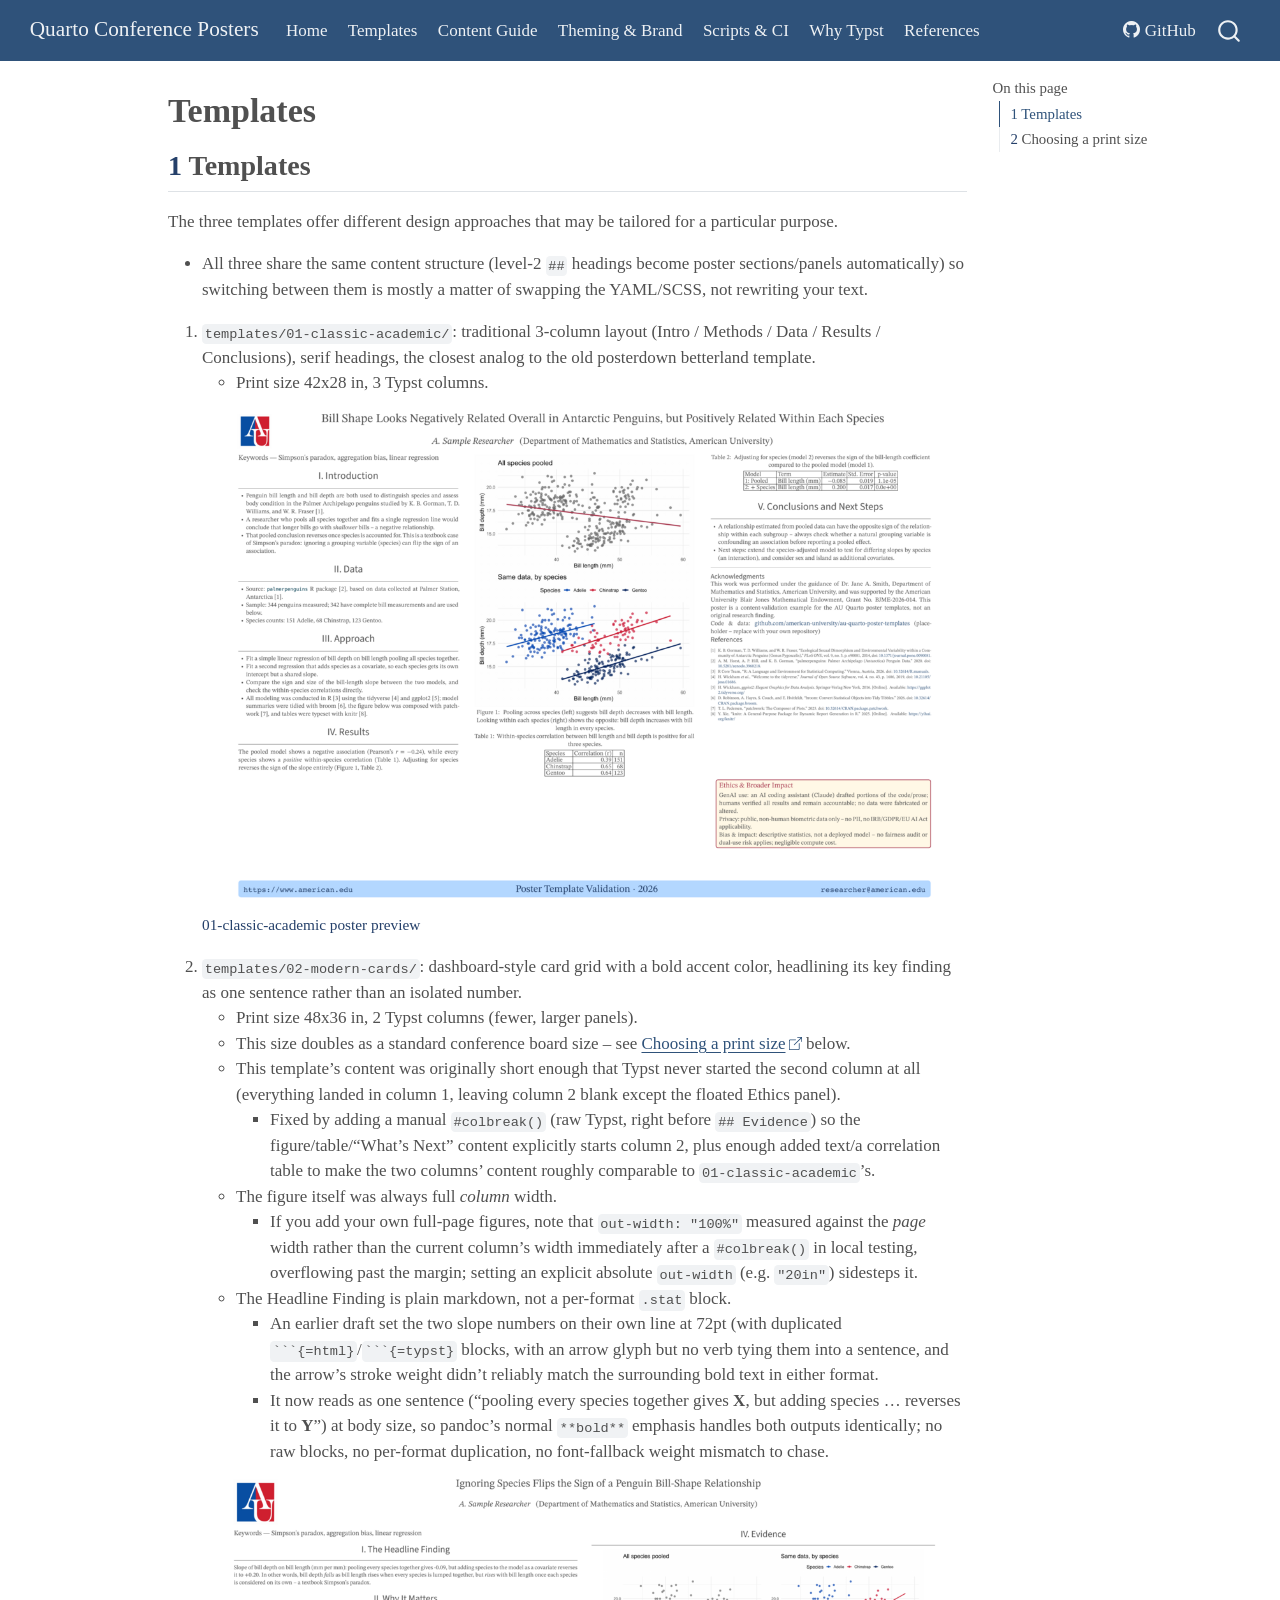
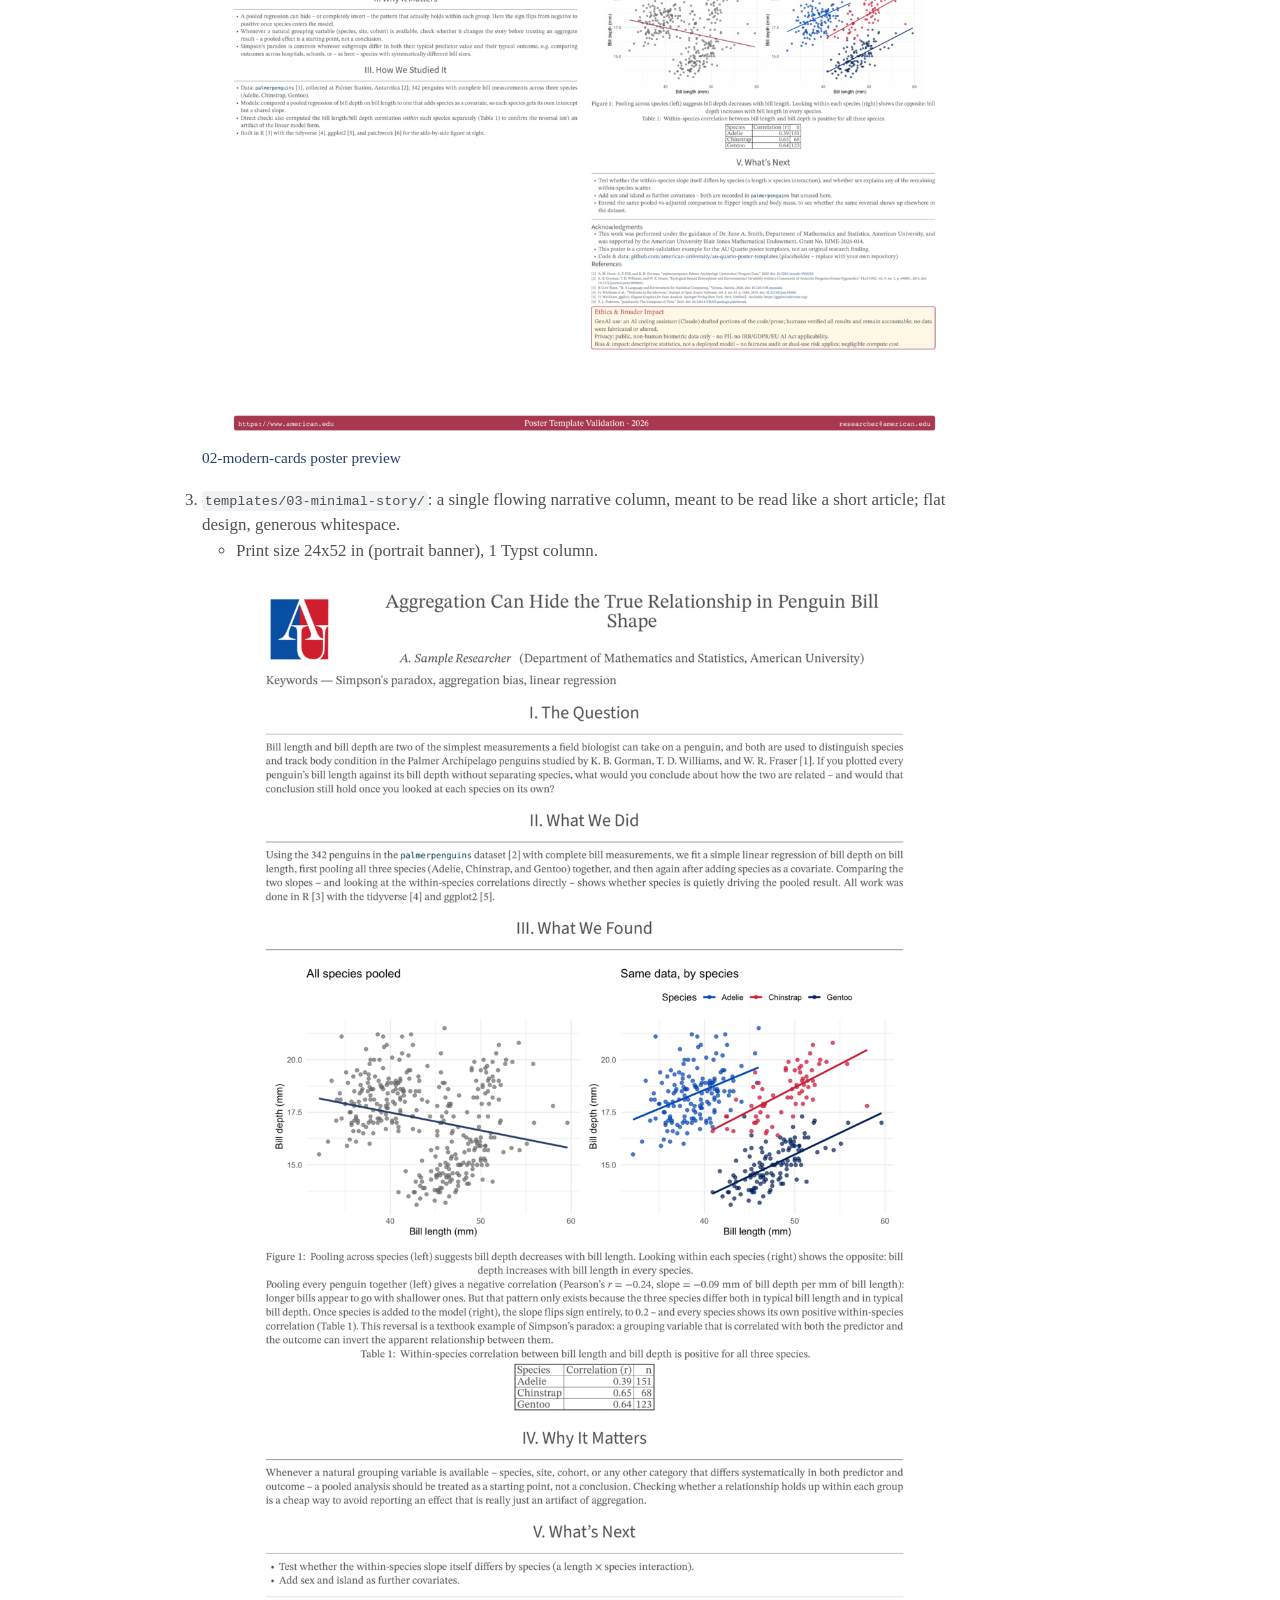
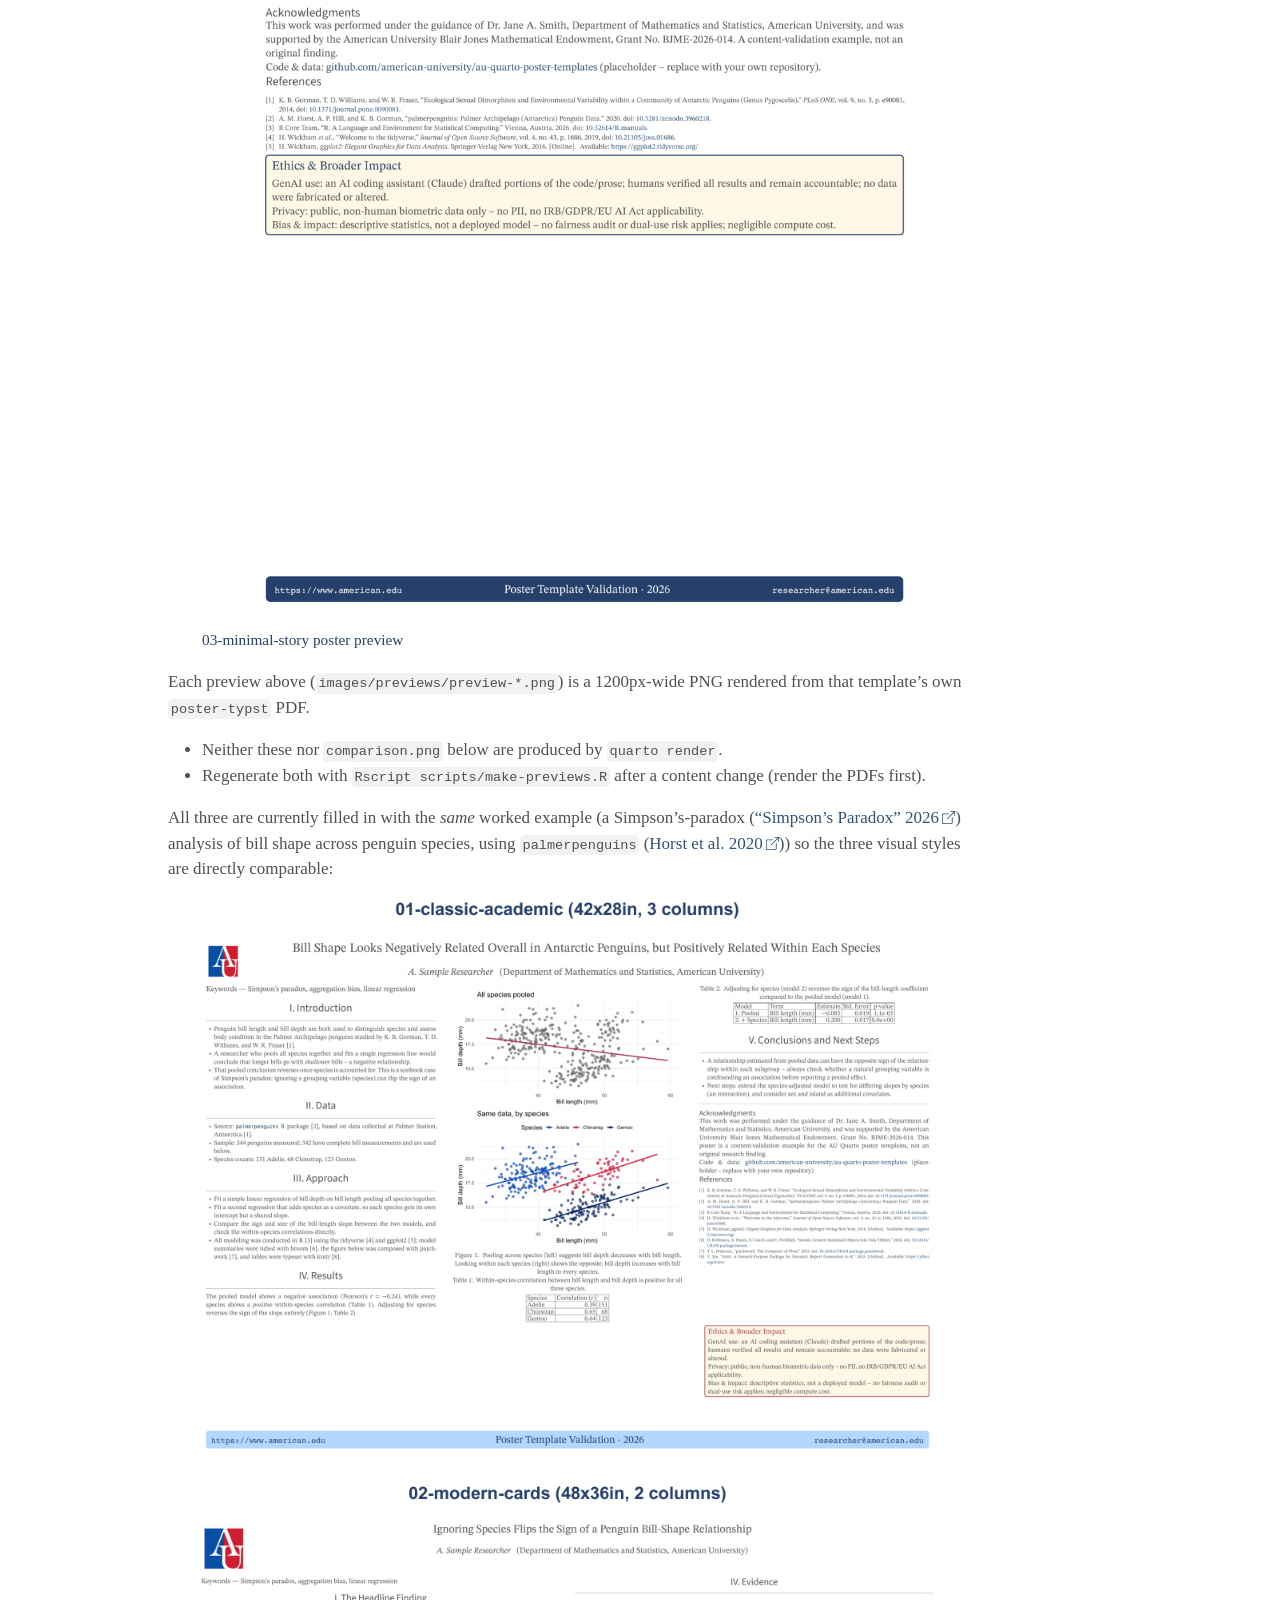
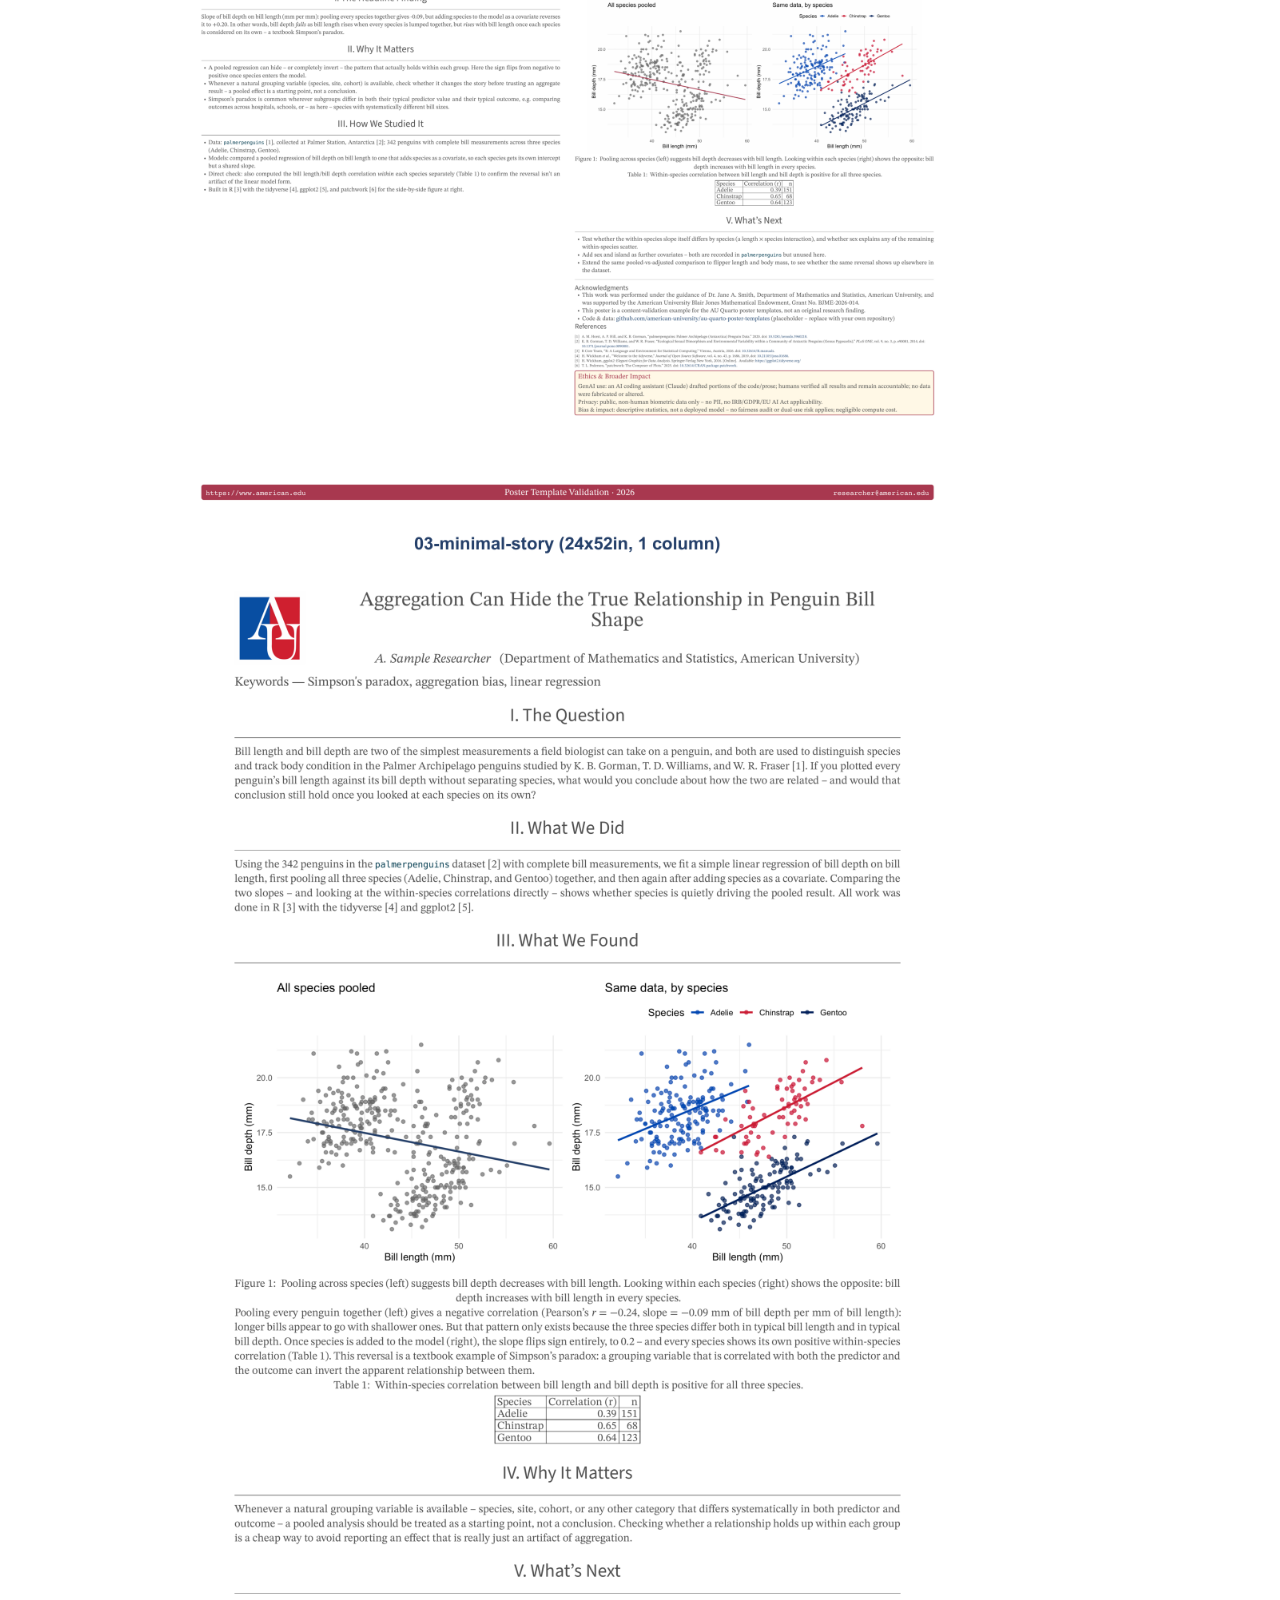
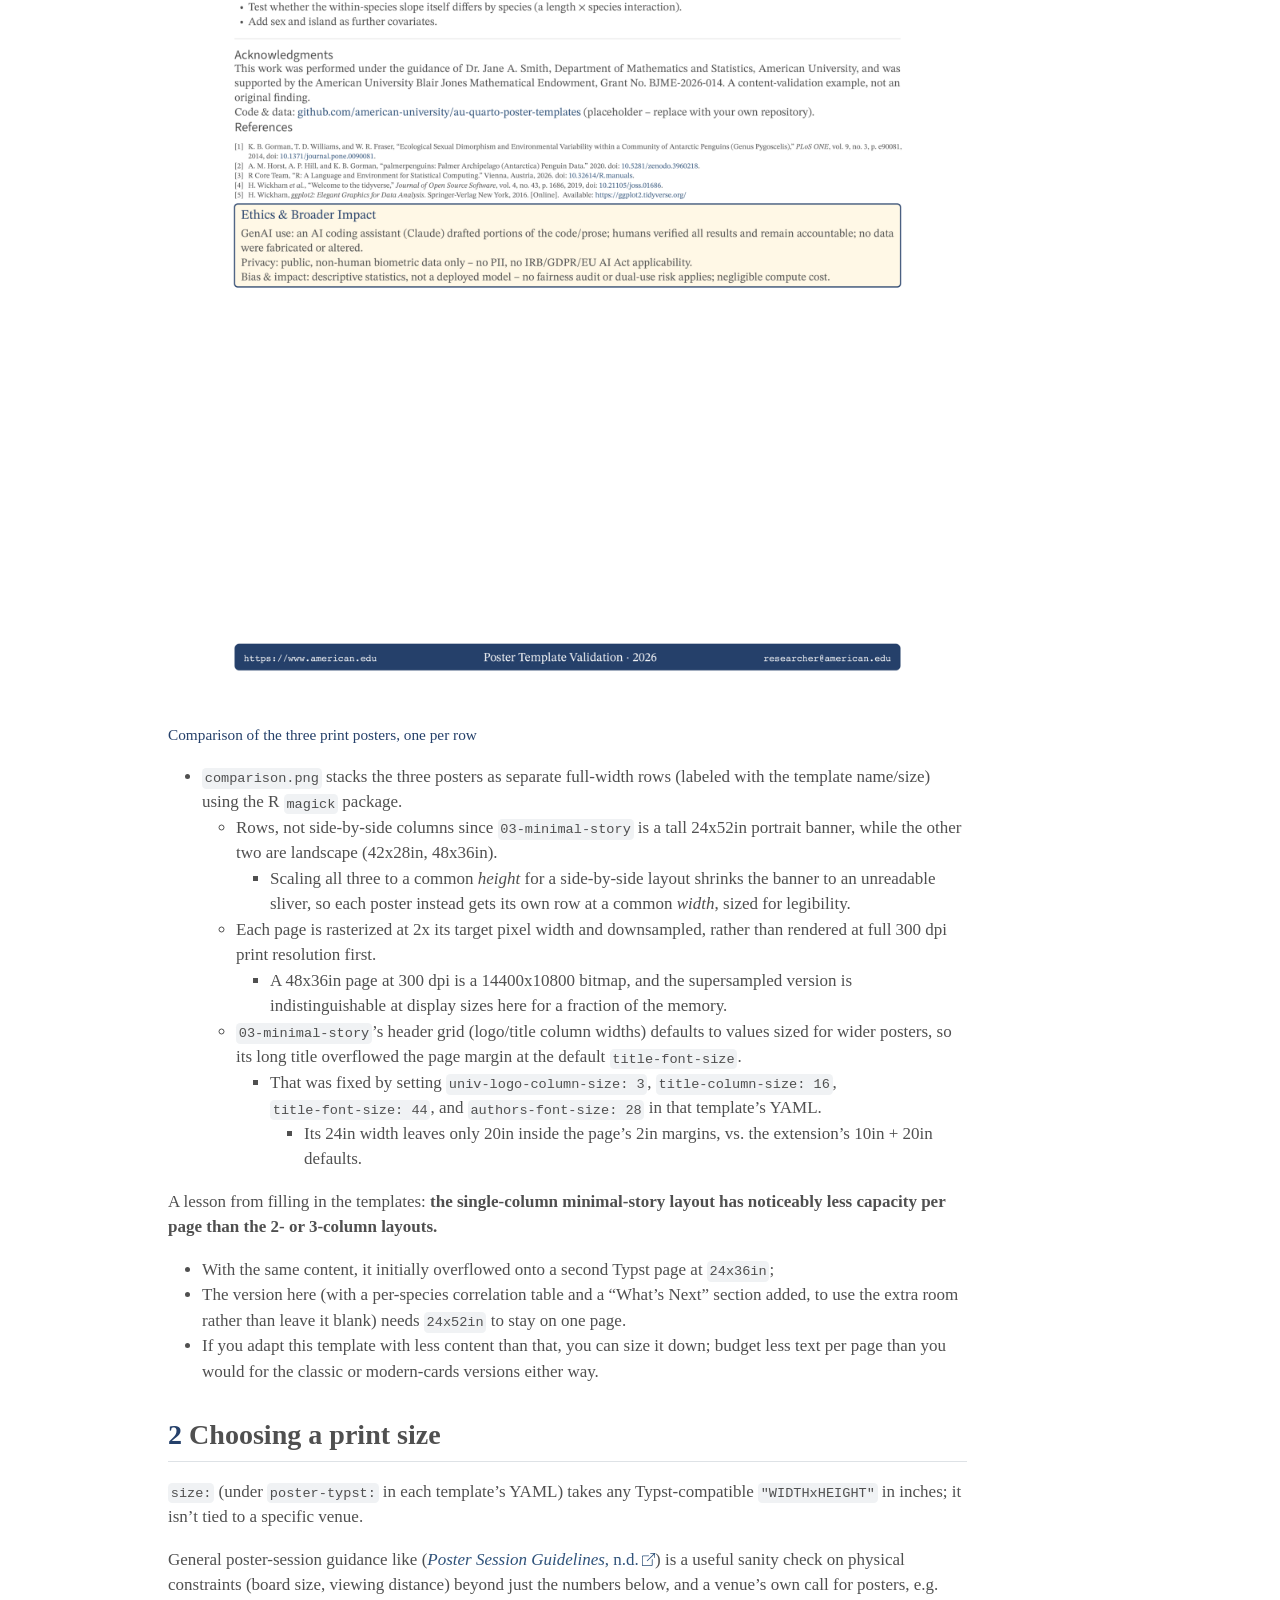
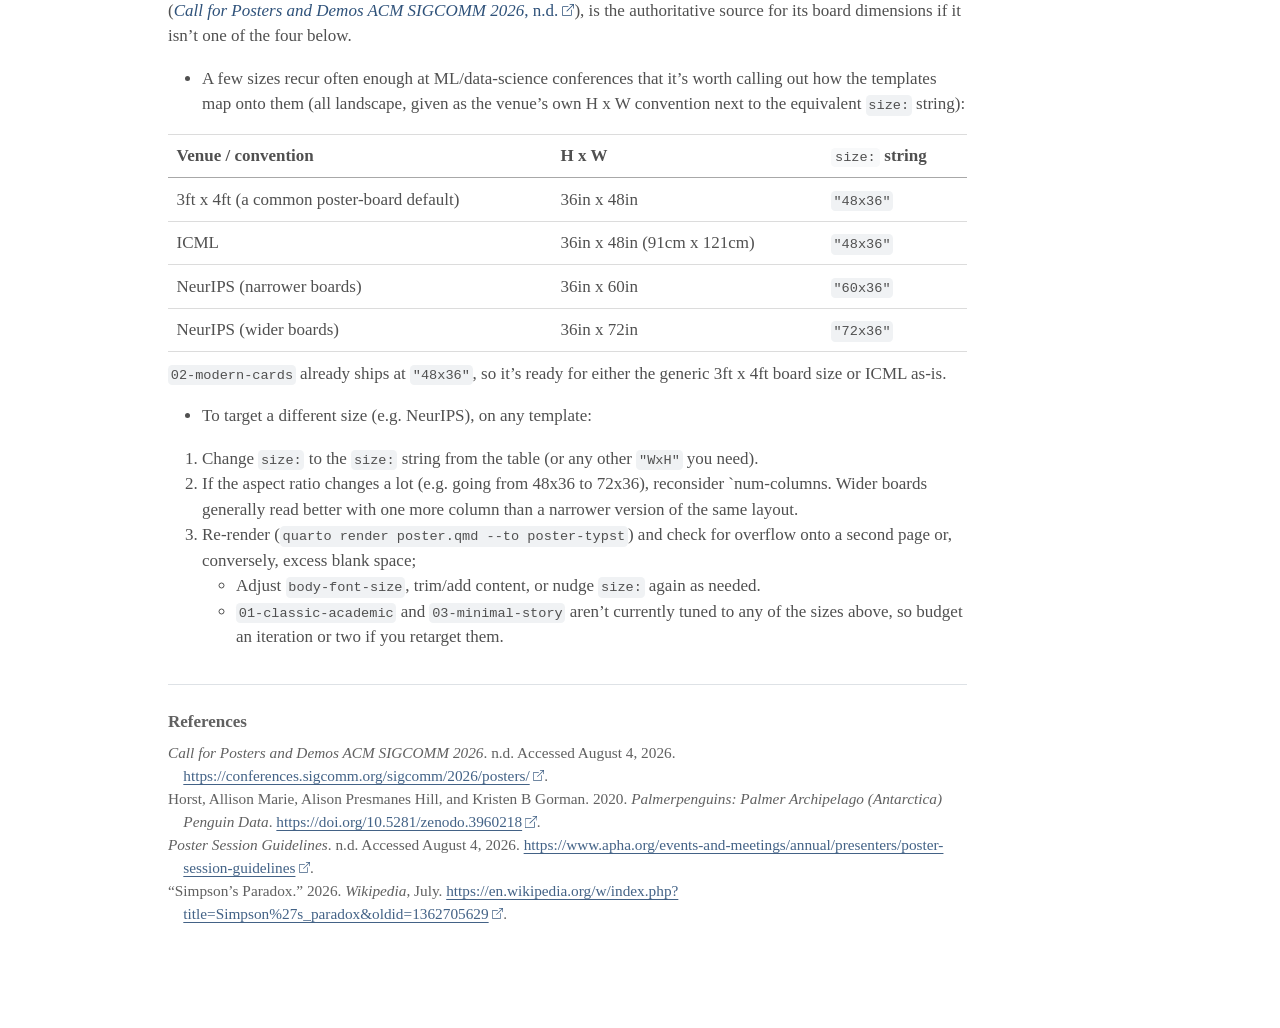
<file: docs/templates.html>
<!DOCTYPE html>
<html xmlns="http://www.w3.org/1999/xhtml" lang="en" xml:lang="en"><head>

<meta charset="utf-8">
<meta name="generator" content="quarto-1.9.38">

<meta name="viewport" content="width=device-width, initial-scale=1.0, user-scalable=yes">


<title>Templates – Quarto Conference Posters</title>
<style>
/* Default styles provided by pandoc.
** See https://pandoc.org/MANUAL.html#variables-for-html for config info.
*/
code{white-space: pre-wrap;}
span.smallcaps{font-variant: small-caps;}
div.columns{display: flex; gap: min(4vw, 1.5em);}
div.column{flex: auto; overflow-x: auto;}
div.hanging-indent{margin-left: 1.5em; text-indent: -1.5em;}
ul.task-list{list-style: none;}
ul.task-list li input[type="checkbox"] {
  width: 0.8em;
  margin: 0 0.8em 0.2em -1em; /* quarto-specific, see https://github.com/quarto-dev/quarto-cli/issues/4556 */ 
  vertical-align: middle;
}
/* CSS for citations */
div.csl-bib-body { }
div.csl-entry {
  clear: both;
}
.hanging-indent div.csl-entry {
  margin-left:2em;
  text-indent:-2em;
}
div.csl-left-margin {
  min-width:2em;
  float:left;
}
div.csl-right-inline {
  margin-left:2em;
  padding-left:1em;
}
div.csl-indent {
  margin-left: 2em;
}</style>


<script src="site_libs/quarto-nav/quarto-nav.js"></script>
<script src="site_libs/quarto-nav/headroom.min.js"></script>
<script src="site_libs/clipboard/clipboard.min.js"></script>
<script src="site_libs/quarto-search/autocomplete.umd.js"></script>
<script src="site_libs/quarto-search/fuse.min.js"></script>
<script src="site_libs/quarto-search/quarto-search.js"></script>
<meta name="quarto:offset" content="./">
<script src="site_libs/quarto-html/quarto.js" type="module"></script>
<script src="site_libs/quarto-html/tabsets/tabsets.js" type="module"></script>
<script src="site_libs/quarto-html/popper.min.js"></script>
<script src="site_libs/quarto-html/tippy.umd.min.js"></script>
<script src="site_libs/quarto-html/anchor.min.js"></script>
<link href="site_libs/quarto-html/tippy.css" rel="stylesheet">
<link href="site_libs/quarto-html/quarto-syntax-highlighting-15634bcf2e68342d4ad2dfa704d543f6.css" rel="stylesheet" class="quarto-color-scheme" id="quarto-text-highlighting-styles">
<link href="site_libs/quarto-html/quarto-syntax-highlighting-dark-0a6b7249c26820e032cb0bd839ff02b1.css" rel="stylesheet" class="quarto-color-scheme quarto-color-alternate" id="quarto-text-highlighting-styles">
<link href="site_libs/quarto-html/quarto-syntax-highlighting-15634bcf2e68342d4ad2dfa704d543f6.css" rel="stylesheet" class="quarto-color-scheme-extra" id="quarto-text-highlighting-styles">
<script src="site_libs/bootstrap/bootstrap.min.js"></script>
<link href="site_libs/bootstrap/bootstrap-icons.css" rel="stylesheet">
<link href="site_libs/bootstrap/bootstrap-daaa8c602e7faee6e73fb4bcdd36585b.min.css" rel="stylesheet" append-hash="true" class="quarto-color-scheme" id="quarto-bootstrap" data-mode="light">
<link href="site_libs/bootstrap/bootstrap-dark-daaa8c602e7faee6e73fb4bcdd36585b.min.css" rel="stylesheet" append-hash="true" class="quarto-color-scheme quarto-color-alternate" id="quarto-bootstrap" data-mode="light">
<link href="site_libs/bootstrap/bootstrap-daaa8c602e7faee6e73fb4bcdd36585b.min.css" rel="stylesheet" append-hash="true" class="quarto-color-scheme-extra" id="quarto-bootstrap" data-mode="light">
<script id="quarto-search-options" type="application/json">{
  "location": "navbar",
  "copy-button": false,
  "collapse-after": 3,
  "panel-placement": "end",
  "type": "overlay",
  "limit": 50,
  "keyboard-shortcut": [
    "f",
    "/",
    "s"
  ],
  "show-item-context": false,
  "language": {
    "search-no-results-text": "No results",
    "search-matching-documents-text": "matching documents",
    "search-copy-link-title": "Copy link to search",
    "search-hide-matches-text": "Hide additional matches",
    "search-more-match-text": "more match in this document",
    "search-more-matches-text": "more matches in this document",
    "search-clear-button-title": "Clear",
    "search-text-placeholder": "",
    "search-detached-cancel-button-title": "Cancel",
    "search-submit-button-title": "Submit",
    "search-label": "Search"
  }
}</script>


<link rel="stylesheet" href="styles.css">
</head>

<body class="nav-fixed quarto-light">

<div id="quarto-search-results"></div>
  <header id="quarto-header" class="headroom fixed-top">
    <nav class="navbar navbar-expand-lg " data-bs-theme="dark">
      <div class="navbar-container container-fluid">
      <div class="navbar-brand-container mx-auto">
    <a class="navbar-brand" href="./index.html">
    <span class="navbar-title">Quarto Conference Posters</span>
    </a>
  </div>
            <div id="quarto-search" class="" title="Search"></div>
          <button class="navbar-toggler" type="button" data-bs-toggle="collapse" data-bs-target="#navbarCollapse" aria-controls="navbarCollapse" role="menu" aria-expanded="false" aria-label="Toggle navigation" onclick="if (window.quartoToggleHeadroom) { window.quartoToggleHeadroom(); }">
  <span class="navbar-toggler-icon"></span>
</button>
          <div class="collapse navbar-collapse" id="navbarCollapse">
            <ul class="navbar-nav navbar-nav-scroll me-auto">
  <li class="nav-item">
    <a class="nav-link" href="./index.html"> 
<span class="menu-text">Home</span></a>
  </li>  
  <li class="nav-item">
    <a class="nav-link active" href="./templates.html" aria-current="page"> 
<span class="menu-text">Templates</span></a>
  </li>  
  <li class="nav-item">
    <a class="nav-link" href="./content-guide.html"> 
<span class="menu-text">Content Guide</span></a>
  </li>  
  <li class="nav-item">
    <a class="nav-link" href="./theming.html"> 
<span class="menu-text">Theming &amp; Brand</span></a>
  </li>  
  <li class="nav-item">
    <a class="nav-link" href="./scripts-and-ci.html"> 
<span class="menu-text">Scripts &amp; CI</span></a>
  </li>  
  <li class="nav-item">
    <a class="nav-link" href="./why-typst.html"> 
<span class="menu-text">Why Typst</span></a>
  </li>  
  <li class="nav-item">
    <a class="nav-link" href="./references.html"> 
<span class="menu-text">References</span></a>
  </li>  
</ul>
            <ul class="navbar-nav navbar-nav-scroll ms-auto">
  <li class="nav-item">
    <a class="nav-link" href="https://github.com/AU-datascience/poster_templates"> <i class="bi bi-github" role="img">
</i> 
<span class="menu-text">GitHub</span></a>
  </li>  
</ul>
          </div> <!-- /navcollapse -->
            <div class="quarto-navbar-tools">
</div>
      </div> <!-- /container-fluid -->
    </nav>
</header>
<!-- content -->
<div id="quarto-content" class="quarto-container page-columns page-rows-contents page-layout-article page-navbar">
<!-- sidebar -->
<!-- margin-sidebar -->
    <div id="quarto-margin-sidebar" class="sidebar margin-sidebar">
        <nav id="TOC" role="doc-toc" class="toc-active">
    <h2 id="toc-title">On this page</h2>
   
  <ul>
  <li><a href="#templates" id="toc-templates" class="nav-link active" data-scroll-target="#templates"><span class="header-section-number">1</span> Templates</a></li>
  <li><a href="#choosing-a-print-size" id="toc-choosing-a-print-size" class="nav-link" data-scroll-target="#choosing-a-print-size"><span class="header-section-number">2</span> Choosing a print size</a></li>
  </ul>
</nav>
    </div>
<!-- main -->
<main class="content" id="quarto-document-content">

<header id="title-block-header" class="quarto-title-block default">
<div class="quarto-title">
<h1 class="title">Templates</h1>
</div>



<div class="quarto-title-meta">

    
  
    
  </div>
  


</header>


<section id="templates" class="level2" data-number="1">
<h2 data-number="1" class="anchored" data-anchor-id="templates"><span class="header-section-number">1</span> Templates</h2>
<p>The three templates offer different design approaches that may be tailored for a particular purpose.</p>
<ul>
<li>All three share the same content structure (level-2 <code>##</code> headings become poster sections/panels automatically) so switching between them is mostly a matter of swapping the YAML/SCSS, not rewriting your text.</li>
</ul>
<ol type="1">
<li><strong><code>templates/01-classic-academic/</code></strong>: traditional 3-column layout (Intro / Methods / Data / Results / Conclusions), serif headings, the closest analog to the old posterdown betterland template.
<ul>
<li>Print size 42x28 in, 3 Typst columns.</li>
</ul>
<div class="quarto-figure quarto-figure-center">
<figure class="figure">
<p><img src="images/previews/preview-01-classic-academic.png" class="img-fluid figure-img"></p>
<figcaption>01-classic-academic poster preview</figcaption>
</figure>
</div></li>
<li><strong><code>templates/02-modern-cards/</code></strong>: dashboard-style card grid with a bold accent color, headlining its key finding as one sentence rather than an isolated number.
<ul>
<li>Print size 48x36 in, 2 Typst columns (fewer, larger panels).</li>
<li>This size doubles as a standard conference board size – see <a href="#choosing-a-print-size">Choosing a print size</a> below.</li>
<li>This template’s content was originally short enough that Typst never started the second column at all (everything landed in column 1, leaving column 2 blank except the floated Ethics panel).
<ul>
<li>Fixed by adding a manual <code>#colbreak()</code> (raw Typst, right before <code>## Evidence</code>) so the figure/table/“What’s Next” content explicitly starts column 2, plus enough added text/a correlation table to make the two columns’ content roughly comparable to <code>01-classic-academic</code>’s.</li>
</ul></li>
<li>The figure itself was always full <em>column</em> width.
<ul>
<li>If you add your own full-page figures, note that <code>out-width: "100%"</code> measured against the <em>page</em> width rather than the current column’s width immediately after a <code>#colbreak()</code> in local testing, overflowing past the margin; setting an explicit absolute <code>out-width</code> (e.g.&nbsp;<code>"20in"</code>) sidesteps it.</li>
</ul></li>
<li>The Headline Finding is plain markdown, not a per-format <code>.stat</code> block.
<ul>
<li>An earlier draft set the two slope numbers on their own line at 72pt (with duplicated <code>```{=html}</code>/<code>```{=typst}</code> blocks, with an arrow glyph but no verb tying them into a sentence, and the arrow’s stroke weight didn’t reliably match the surrounding bold text in either format.</li>
<li>It now reads as one sentence (“pooling every species together gives <strong>X</strong>, but adding species … reverses it to <strong>Y</strong>”) at body size, so pandoc’s normal <code>**bold**</code> emphasis handles both outputs identically; no raw blocks, no per-format duplication, no font-fallback weight mismatch to chase.</li>
</ul></li>
</ul>
<div class="quarto-figure quarto-figure-center">
<figure class="figure">
<p><img src="images/previews/preview-02-modern-cards.png" class="img-fluid figure-img"></p>
<figcaption>02-modern-cards poster preview</figcaption>
</figure>
</div></li>
<li><strong><code>templates/03-minimal-story/</code></strong>: a single flowing narrative column, meant to be read like a short article; flat design, generous whitespace.
<ul>
<li>Print size 24x52 in (portrait banner), 1 Typst column.</li>
</ul>
<div class="quarto-figure quarto-figure-center">
<figure class="figure">
<p><img src="images/previews/preview-03-minimal-story.png" class="img-fluid figure-img"></p>
<figcaption>03-minimal-story poster preview</figcaption>
</figure>
</div></li>
</ol>
<p>Each preview above (<code>images/previews/preview-*.png</code>) is a 1200px-wide PNG rendered from that template’s own <code>poster-typst</code> PDF.</p>
<ul>
<li>Neither these nor <code>comparison.png</code> below are produced by <code>quarto render</code>.</li>
<li>Regenerate both with <code>Rscript scripts/make-previews.R</code> after a content change (render the PDFs first).</li>
</ul>
<p>All three are currently filled in with the <em>same</em> worked example (a Simpson’s-paradox <span class="citation" data-cites="SimpsonsParadox2026">(<a href="#ref-SimpsonsParadox2026" role="doc-biblioref"><span>“Simpson’s Paradox”</span> 2026</a>)</span> analysis of bill shape across penguin species, using <code>palmerpenguins</code> <span class="citation" data-cites="palmerpenguins">(<a href="#ref-palmerpenguins" role="doc-biblioref">Horst et al. 2020</a>)</span>) so the three visual styles are directly comparable:</p>
<div class="quarto-figure quarto-figure-center">
<figure class="figure">
<p><img src="images/comparison.png" class="img-fluid figure-img"></p>
<figcaption>Comparison of the three print posters, one per row</figcaption>
</figure>
</div>
<ul>
<li><code>comparison.png</code> stacks the three posters as separate full-width rows (labeled with the template name/size) using the R <code>magick</code> package.
<ul>
<li>Rows, not side-by-side columns since <code>03-minimal-story</code> is a tall 24x52in portrait banner, while the other two are landscape (42x28in, 48x36in).
<ul>
<li>Scaling all three to a common <em>height</em> for a side-by-side layout shrinks the banner to an unreadable sliver, so each poster instead gets its own row at a common <em>width</em>, sized for legibility.</li>
</ul></li>
<li>Each page is rasterized at 2x its target pixel width and downsampled, rather than rendered at full 300 dpi print resolution first.
<ul>
<li>A 48x36in page at 300 dpi is a 14400x10800 bitmap, and the supersampled version is indistinguishable at display sizes here for a fraction of the memory.</li>
</ul></li>
<li><code>03-minimal-story</code>’s header grid (logo/title column widths) defaults to values sized for wider posters, so its long title overflowed the page margin at the default <code>title-font-size</code>.
<ul>
<li>That was fixed by setting <code>univ-logo-column-size: 3</code>, <code>title-column-size: 16</code>, <code>title-font-size: 44</code>, and <code>authors-font-size: 28</code> in that template’s YAML.
<ul>
<li>Its 24in width leaves only 20in inside the page’s 2in margins, vs.&nbsp;the extension’s 10in + 20in defaults.</li>
</ul></li>
</ul></li>
</ul></li>
</ul>
<p>A lesson from filling in the templates: <strong>the single-column minimal-story layout has noticeably less capacity per page than the 2- or 3-column layouts.</strong></p>
<ul>
<li>With the same content, it initially overflowed onto a second Typst page at <code>24x36in</code>;</li>
<li>The version here (with a per-species correlation table and a “What’s Next” section added, to use the extra room rather than leave it blank) needs <code>24x52in</code> to stay on one page.</li>
<li>If you adapt this template with less content than that, you can size it down; budget less text per page than you would for the classic or modern-cards versions either way.</li>
</ul>
</section>
<section id="choosing-a-print-size" class="level2" data-number="2">
<h2 data-number="2" class="anchored" data-anchor-id="choosing-a-print-size"><span class="header-section-number">2</span> Choosing a print size</h2>
<p><code>size:</code> (under <code>poster-typst:</code> in each template’s YAML) takes any Typst-compatible <code>"WIDTHxHEIGHT"</code> in inches; it isn’t tied to a specific venue.</p>
<p>General poster-session guidance like <span class="citation" data-cites="PosterSessionGuidelines">(<a href="#ref-PosterSessionGuidelines" role="doc-biblioref"><em>Poster <span>Session Guidelines</span></em>, n.d.</a>)</span> is a useful sanity check on physical constraints (board size, viewing distance) beyond just the numbers below, and a venue’s own call for posters, e.g. <span class="citation" data-cites="CallPostersDemos">(<a href="#ref-CallPostersDemos" role="doc-biblioref"><em>Call for <span>Posters</span> and <span>Demos</span> <span>ACM SIGCOMM</span> 2026</em>, n.d.</a>)</span>, is the authoritative source for its board dimensions if it isn’t one of the four below.</p>
<ul>
<li>A few sizes recur often enough at ML/data-science conferences that it’s worth calling out how the templates map onto them (all landscape, given as the venue’s own H x W convention next to the equivalent <code>size:</code> string):</li>
</ul>
<table class="caption-top table">
<thead>
<tr class="header">
<th>Venue / convention</th>
<th>H x W</th>
<th><code>size:</code> string</th>
</tr>
</thead>
<tbody>
<tr class="odd">
<td>3ft x 4ft (a common poster-board default)</td>
<td>36in x 48in</td>
<td><code>"48x36"</code></td>
</tr>
<tr class="even">
<td>ICML</td>
<td>36in x 48in (91cm x 121cm)</td>
<td><code>"48x36"</code></td>
</tr>
<tr class="odd">
<td>NeurIPS (narrower boards)</td>
<td>36in x 60in</td>
<td><code>"60x36"</code></td>
</tr>
<tr class="even">
<td>NeurIPS (wider boards)</td>
<td>36in x 72in</td>
<td><code>"72x36"</code></td>
</tr>
</tbody>
</table>
<p><code>02-modern-cards</code> already ships at <code>"48x36"</code>, so it’s ready for either the generic 3ft x 4ft board size or ICML as-is.</p>
<ul>
<li>To target a different size (e.g.&nbsp;NeurIPS), on any template:</li>
</ul>
<ol type="1">
<li>Change <code>size:</code> to the <code>size:</code> string from the table (or any other <code>"WxH"</code> you need).</li>
<li>If the aspect ratio changes a lot (e.g.&nbsp;going from 48x36 to 72x36), reconsider `num-columns. Wider boards generally read better with one more column than a narrower version of the same layout.</li>
<li>Re-render (<code>quarto render poster.qmd --to poster-typst</code>) and check for overflow onto a second page or, conversely, excess blank space;
<ul>
<li>Adjust <code>body-font-size</code>, trim/add content, or nudge <code>size:</code> again as needed.</li>
<li><code>01-classic-academic</code> and <code>03-minimal-story</code> aren’t currently tuned to any of the sizes above, so budget an iteration or two if you retarget them.</li>
</ul></li>
</ol>



</section>

<div id="quarto-appendix" class="default"><section class="quarto-appendix-contents" role="doc-bibliography" id="quarto-bibliography"><h2 class="anchored quarto-appendix-heading">References</h2><div id="refs" class="references csl-bib-body hanging-indent" role="list">
<div id="ref-CallPostersDemos" class="csl-entry" role="listitem">
<em>Call for <span>Posters</span> and <span>Demos</span> <span>ACM SIGCOMM</span> 2026</em>. n.d. Accessed August 4, 2026. <a href="https://conferences.sigcomm.org/sigcomm/2026/posters/">https://conferences.sigcomm.org/sigcomm/2026/posters/</a>.
</div>
<div id="ref-palmerpenguins" class="csl-entry" role="listitem">
Horst, Allison Marie, Alison Presmanes Hill, and Kristen B Gorman. 2020. <em>Palmerpenguins: <span>Palmer Archipelago</span> (<span>Antarctica</span>) Penguin Data</em>. <a href="https://doi.org/10.5281/zenodo.3960218">https://doi.org/10.5281/zenodo.3960218</a>.
</div>
<div id="ref-PosterSessionGuidelines" class="csl-entry" role="listitem">
<em>Poster <span>Session Guidelines</span></em>. n.d. Accessed August 4, 2026. <a href="https://www.apha.org/events-and-meetings/annual/presenters/poster-session-guidelines">https://www.apha.org/events-and-meetings/annual/presenters/poster-session-guidelines</a>.
</div>
<div id="ref-SimpsonsParadox2026" class="csl-entry" role="listitem">
<span>“Simpson’s Paradox.”</span> 2026. <em>Wikipedia</em>, July. <a href="https://en.wikipedia.org/w/index.php?title=Simpson%27s_paradox&amp;oldid=1362705629">https://en.wikipedia.org/w/index.php?title=Simpson%27s_paradox&amp;oldid=1362705629</a>.
</div>
</div></section></div></main> <!-- /main -->
<script id="quarto-html-after-body" type="application/javascript">
  window.document.addEventListener("DOMContentLoaded", function (event) {
    const icon = "";
    const anchorJS = new window.AnchorJS();
    anchorJS.options = {
      placement: 'right',
      icon: icon
    };
    anchorJS.add('.anchored');
    const isCodeAnnotation = (el) => {
      for (const clz of el.classList) {
        if (clz.startsWith('code-annotation-')) {                     
          return true;
        }
      }
      return false;
    }
    const onCopySuccess = function(e) {
      // button target
      const button = e.trigger;
      // don't keep focus
      button.blur();
      // flash "checked"
      button.classList.add('code-copy-button-checked');
      var currentTitle = button.getAttribute("title");
      button.setAttribute("title", "Copied!");
      let tooltip;
      if (window.bootstrap) {
        button.setAttribute("data-bs-toggle", "tooltip");
        button.setAttribute("data-bs-placement", "left");
        button.setAttribute("data-bs-title", "Copied!");
        tooltip = new bootstrap.Tooltip(button, 
          { trigger: "manual", 
            customClass: "code-copy-button-tooltip",
            offset: [0, -8]});
        tooltip.show();    
      }
      setTimeout(function() {
        if (tooltip) {
          tooltip.hide();
          button.removeAttribute("data-bs-title");
          button.removeAttribute("data-bs-toggle");
          button.removeAttribute("data-bs-placement");
        }
        button.setAttribute("title", currentTitle);
        button.classList.remove('code-copy-button-checked');
      }, 1000);
      // clear code selection
      e.clearSelection();
    }
    const getTextToCopy = function(trigger) {
      const outerScaffold = trigger.parentElement.cloneNode(true);
      const codeEl = outerScaffold.querySelector('code');
      for (const childEl of codeEl.children) {
        if (isCodeAnnotation(childEl)) {
          childEl.remove();
        }
      }
      return codeEl.innerText;
    }
    const clipboard = new window.ClipboardJS('.code-copy-button:not([data-in-quarto-modal])', {
      text: getTextToCopy
    });
    clipboard.on('success', onCopySuccess);
    if (window.document.getElementById('quarto-embedded-source-code-modal')) {
      const clipboardModal = new window.ClipboardJS('.code-copy-button[data-in-quarto-modal]', {
        text: getTextToCopy,
        container: window.document.getElementById('quarto-embedded-source-code-modal')
      });
      clipboardModal.on('success', onCopySuccess);
    }
      var localhostRegex = new RegExp(/^(?:http|https):\/\/localhost\:?[0-9]*\//);
      var mailtoRegex = new RegExp(/^mailto:/);
        var filterRegex = new RegExp("https:\/\/au-datascience\.github\.io\/poster_templates\/");
      var isInternal = (href) => {
          return filterRegex.test(href) || localhostRegex.test(href) || mailtoRegex.test(href);
      }
      // Inspect non-navigation links and adorn them if external
     var links = window.document.querySelectorAll('a[href]:not(.nav-link):not(.navbar-brand):not(.toc-action):not(.sidebar-link):not(.sidebar-item-toggle):not(.pagination-link):not(.no-external):not([aria-hidden]):not(.dropdown-item):not(.quarto-navigation-tool):not(.about-link)');
      for (var i=0; i<links.length; i++) {
        const link = links[i];
        if (!isInternal(link.href)) {
          // undo the damage that might have been done by quarto-nav.js in the case of
          // links that we want to consider external
          if (link.dataset.originalHref !== undefined) {
            link.href = link.dataset.originalHref;
          }
            // target, if specified
            link.setAttribute("target", "_blank");
            if (link.getAttribute("rel") === null) {
              link.setAttribute("rel", "noopener");
            }
            // default icon
            link.classList.add("external");
        }
      }
    function tippyHover(el, contentFn, onTriggerFn, onUntriggerFn) {
      const config = {
        allowHTML: true,
        maxWidth: 500,
        delay: 100,
        arrow: false,
        appendTo: function(el) {
            return el.parentElement;
        },
        interactive: true,
        interactiveBorder: 10,
        theme: 'quarto',
        placement: 'bottom-start',
      };
      if (contentFn) {
        config.content = contentFn;
      }
      if (onTriggerFn) {
        config.onTrigger = onTriggerFn;
      }
      if (onUntriggerFn) {
        config.onUntrigger = onUntriggerFn;
      }
      window.tippy(el, config); 
    }
    const noterefs = window.document.querySelectorAll('a[role="doc-noteref"]');
    for (var i=0; i<noterefs.length; i++) {
      const ref = noterefs[i];
      tippyHover(ref, function() {
        // use id or data attribute instead here
        let href = ref.getAttribute('data-footnote-href') || ref.getAttribute('href');
        try { href = new URL(href).hash; } catch {}
        const id = href.replace(/^#\/?/, "");
        const note = window.document.getElementById(id);
        if (note) {
          return note.innerHTML;
        } else {
          return "";
        }
      });
    }
    const xrefs = window.document.querySelectorAll('a.quarto-xref');
    const processXRef = (id, note) => {
      // Strip column container classes
      const stripColumnClz = (el) => {
        el.classList.remove("page-full", "page-columns");
        if (el.children) {
          for (const child of el.children) {
            stripColumnClz(child);
          }
        }
      }
      stripColumnClz(note)
      if (id === null || id.startsWith('sec-')) {
        // Special case sections, only their first couple elements
        const container = document.createElement("div");
        if (note.children && note.children.length > 2) {
          container.appendChild(note.children[0].cloneNode(true));
          for (let i = 1; i < note.children.length; i++) {
            const child = note.children[i];
            if (child.tagName === "P" && child.innerText === "") {
              continue;
            } else {
              container.appendChild(child.cloneNode(true));
              break;
            }
          }
          if (window.Quarto?.typesetMath) {
            window.Quarto.typesetMath(container);
          }
          return container.innerHTML
        } else {
          if (window.Quarto?.typesetMath) {
            window.Quarto.typesetMath(note);
          }
          return note.innerHTML;
        }
      } else {
        // Remove any anchor links if they are present
        const anchorLink = note.querySelector('a.anchorjs-link');
        if (anchorLink) {
          anchorLink.remove();
        }
        if (window.Quarto?.typesetMath) {
          window.Quarto.typesetMath(note);
        }
        if (note.classList.contains("callout")) {
          return note.outerHTML;
        } else {
          return note.innerHTML;
        }
      }
    }
    for (var i=0; i<xrefs.length; i++) {
      const xref = xrefs[i];
      tippyHover(xref, undefined, function(instance) {
        instance.disable();
        let url = xref.getAttribute('href');
        let hash = undefined; 
        if (url.startsWith('#')) {
          hash = url;
        } else {
          try { hash = new URL(url).hash; } catch {}
        }
        if (hash) {
          const id = hash.replace(/^#\/?/, "");
          const note = window.document.getElementById(id);
          if (note !== null) {
            try {
              const html = processXRef(id, note.cloneNode(true));
              instance.setContent(html);
            } finally {
              instance.enable();
              instance.show();
            }
          } else {
            // See if we can fetch this
            fetch(url.split('#')[0])
            .then(res => res.text())
            .then(html => {
              const parser = new DOMParser();
              const htmlDoc = parser.parseFromString(html, "text/html");
              const note = htmlDoc.getElementById(id);
              if (note !== null) {
                const html = processXRef(id, note);
                instance.setContent(html);
              } 
            }).finally(() => {
              instance.enable();
              instance.show();
            });
          }
        } else {
          // See if we can fetch a full url (with no hash to target)
          // This is a special case and we should probably do some content thinning / targeting
          fetch(url)
          .then(res => res.text())
          .then(html => {
            const parser = new DOMParser();
            const htmlDoc = parser.parseFromString(html, "text/html");
            const note = htmlDoc.querySelector('main.content');
            if (note !== null) {
              // This should only happen for chapter cross references
              // (since there is no id in the URL)
              // remove the first header
              if (note.children.length > 0 && note.children[0].tagName === "HEADER") {
                note.children[0].remove();
              }
              const html = processXRef(null, note);
              instance.setContent(html);
            } 
          }).finally(() => {
            instance.enable();
            instance.show();
          });
        }
      }, function(instance) {
      });
    }
        let selectedAnnoteEl;
        const selectorForAnnotation = ( cell, annotation) => {
          let cellAttr = 'data-code-cell="' + cell + '"';
          let lineAttr = 'data-code-annotation="' +  annotation + '"';
          const selector = 'span[' + cellAttr + '][' + lineAttr + ']';
          return selector;
        }
        const selectCodeLines = (annoteEl) => {
          const doc = window.document;
          const targetCell = annoteEl.getAttribute("data-target-cell");
          const targetAnnotation = annoteEl.getAttribute("data-target-annotation");
          const annoteSpan = window.document.querySelector(selectorForAnnotation(targetCell, targetAnnotation));
          const lines = annoteSpan.getAttribute("data-code-lines").split(",");
          const lineIds = lines.map((line) => {
            return targetCell + "-" + line;
          })
          let top = null;
          let height = null;
          let parent = null;
          if (lineIds.length > 0) {
              //compute the position of the single el (top and bottom and make a div)
              const el = window.document.getElementById(lineIds[0]);
              top = el.offsetTop;
              height = el.offsetHeight;
              parent = el.parentElement.parentElement;
            if (lineIds.length > 1) {
              const lastEl = window.document.getElementById(lineIds[lineIds.length - 1]);
              const bottom = lastEl.offsetTop + lastEl.offsetHeight;
              height = bottom - top;
            }
            if (top !== null && height !== null && parent !== null) {
              // cook up a div (if necessary) and position it 
              let div = window.document.getElementById("code-annotation-line-highlight");
              if (div === null) {
                div = window.document.createElement("div");
                div.setAttribute("id", "code-annotation-line-highlight");
                div.style.position = 'absolute';
                parent.appendChild(div);
              }
              div.style.top = top - 2 + "px";
              div.style.height = height + 4 + "px";
              div.style.left = 0;
              let gutterDiv = window.document.getElementById("code-annotation-line-highlight-gutter");
              if (gutterDiv === null) {
                gutterDiv = window.document.createElement("div");
                gutterDiv.setAttribute("id", "code-annotation-line-highlight-gutter");
                gutterDiv.style.position = 'absolute';
                const codeCell = window.document.getElementById(targetCell);
                const gutter = codeCell.querySelector('.code-annotation-gutter');
                gutter.appendChild(gutterDiv);
              }
              gutterDiv.style.top = top - 2 + "px";
              gutterDiv.style.height = height + 4 + "px";
            }
            selectedAnnoteEl = annoteEl;
          }
        };
        const unselectCodeLines = () => {
          const elementsIds = ["code-annotation-line-highlight", "code-annotation-line-highlight-gutter"];
          elementsIds.forEach((elId) => {
            const div = window.document.getElementById(elId);
            if (div) {
              div.remove();
            }
          });
          selectedAnnoteEl = undefined;
        };
          // Handle positioning of the toggle
      window.addEventListener(
        "resize",
        throttle(() => {
          elRect = undefined;
          if (selectedAnnoteEl) {
            selectCodeLines(selectedAnnoteEl);
          }
        }, 10)
      );
      function throttle(fn, ms) {
      let throttle = false;
      let timer;
        return (...args) => {
          if(!throttle) { // first call gets through
              fn.apply(this, args);
              throttle = true;
          } else { // all the others get throttled
              if(timer) clearTimeout(timer); // cancel #2
              timer = setTimeout(() => {
                fn.apply(this, args);
                timer = throttle = false;
              }, ms);
          }
        };
      }
        // Attach click handler to the DT
        const annoteDls = window.document.querySelectorAll('dt[data-target-cell]');
        for (const annoteDlNode of annoteDls) {
          annoteDlNode.addEventListener('click', (event) => {
            const clickedEl = event.target;
            if (clickedEl !== selectedAnnoteEl) {
              unselectCodeLines();
              const activeEl = window.document.querySelector('dt[data-target-cell].code-annotation-active');
              if (activeEl) {
                activeEl.classList.remove('code-annotation-active');
              }
              selectCodeLines(clickedEl);
              clickedEl.classList.add('code-annotation-active');
            } else {
              // Unselect the line
              unselectCodeLines();
              clickedEl.classList.remove('code-annotation-active');
            }
          });
        }
    const findCites = (el) => {
      const parentEl = el.parentElement;
      if (parentEl) {
        const cites = parentEl.dataset.cites;
        if (cites) {
          return {
            el,
            cites: cites.split(' ')
          };
        } else {
          return findCites(el.parentElement)
        }
      } else {
        return undefined;
      }
    };
    var bibliorefs = window.document.querySelectorAll('a[role="doc-biblioref"]');
    for (var i=0; i<bibliorefs.length; i++) {
      const ref = bibliorefs[i];
      const citeInfo = findCites(ref);
      if (citeInfo) {
        tippyHover(citeInfo.el, function() {
          var popup = window.document.createElement('div');
          citeInfo.cites.forEach(function(cite) {
            var citeDiv = window.document.createElement('div');
            citeDiv.classList.add('hanging-indent');
            citeDiv.classList.add('csl-entry');
            var biblioDiv = window.document.getElementById('ref-' + cite);
            if (biblioDiv) {
              citeDiv.innerHTML = biblioDiv.innerHTML;
            }
            popup.appendChild(citeDiv);
          });
          return popup.innerHTML;
        });
      }
    }
  });
  </script>
</div> <!-- /content -->




</body></html>
</file>
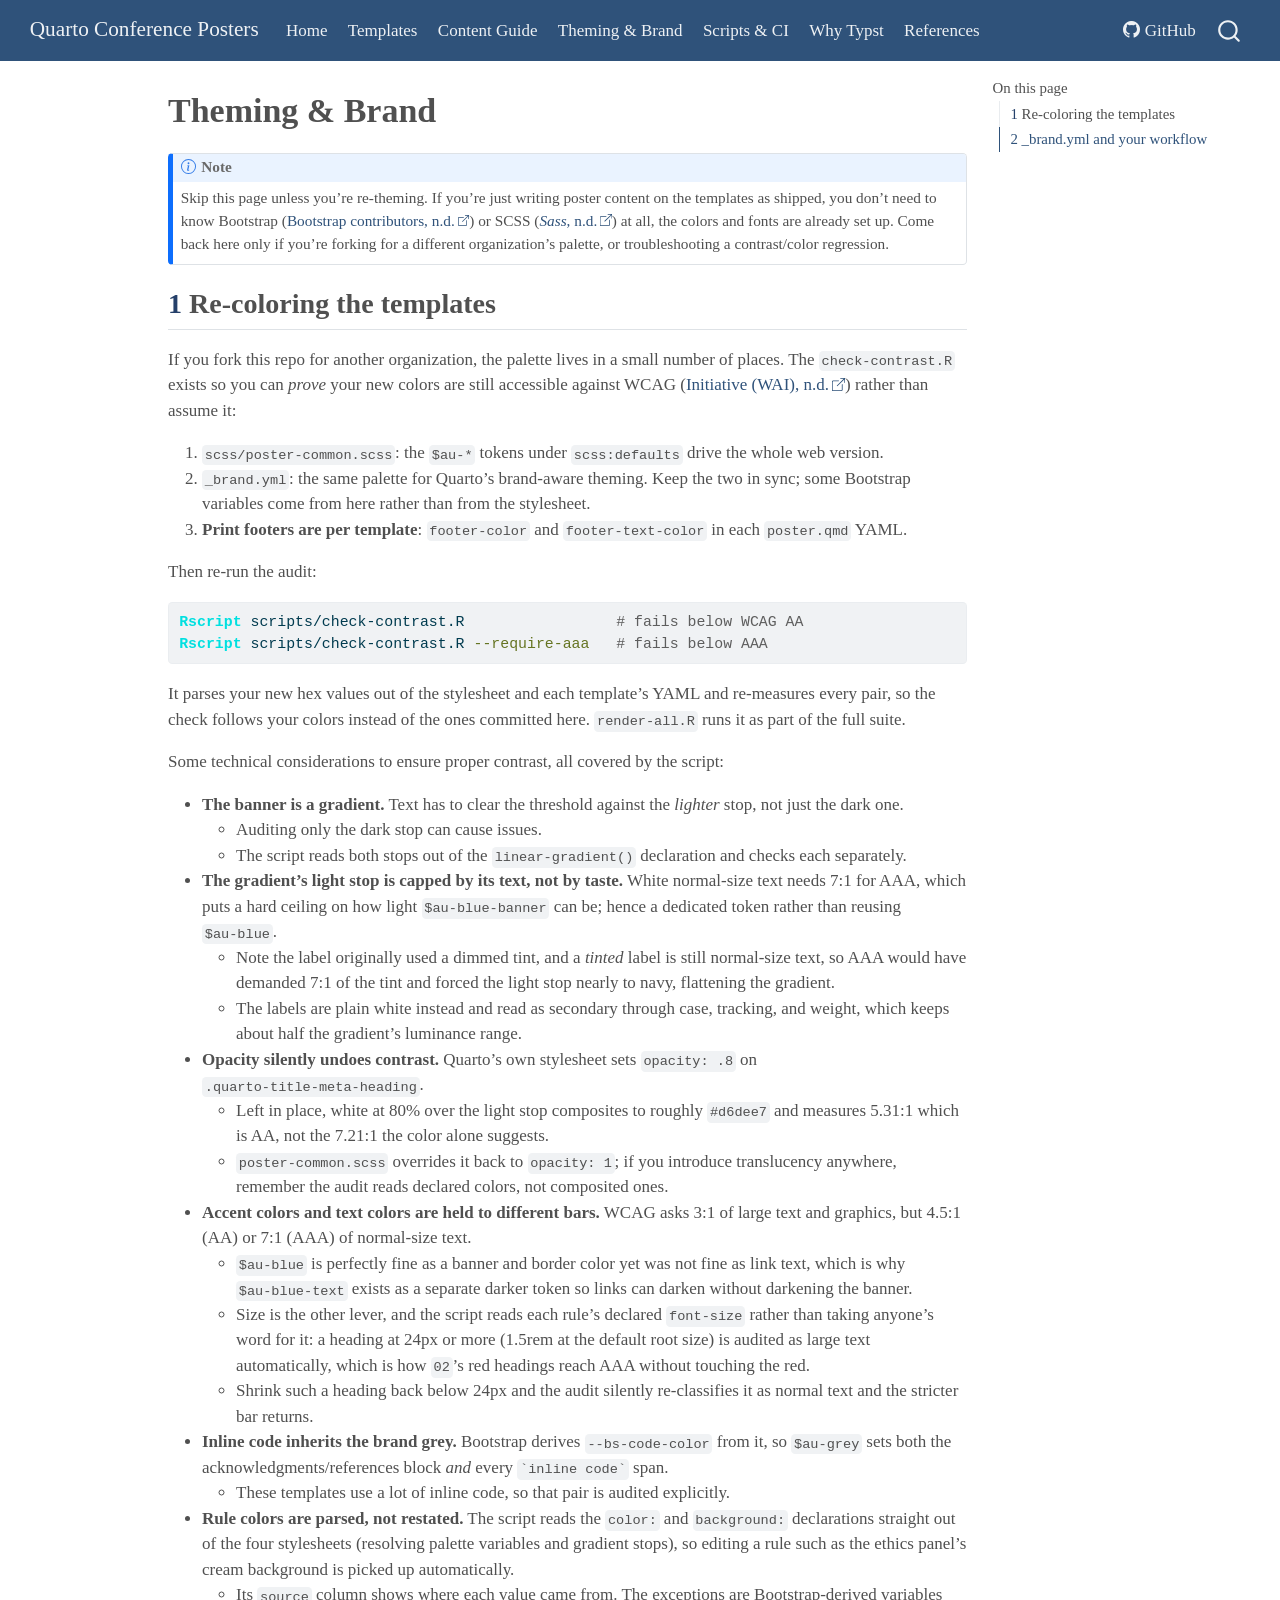
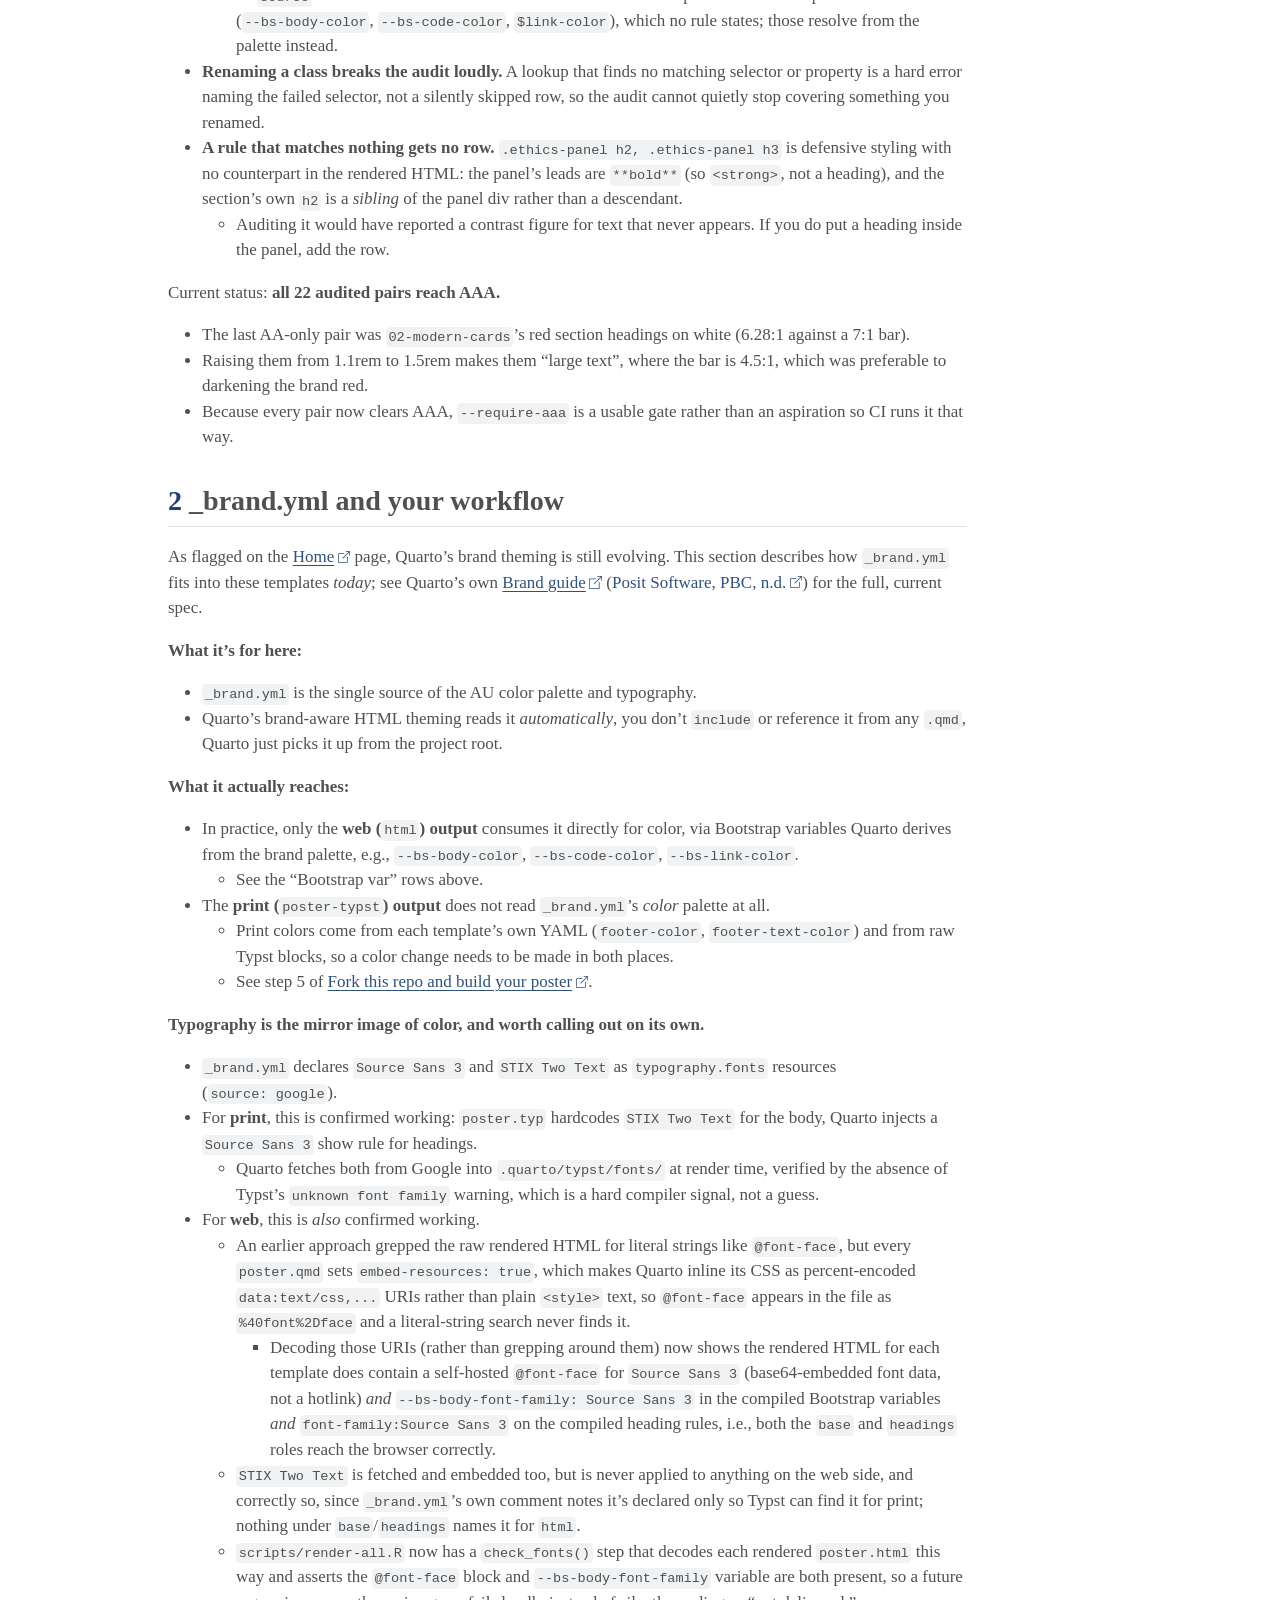
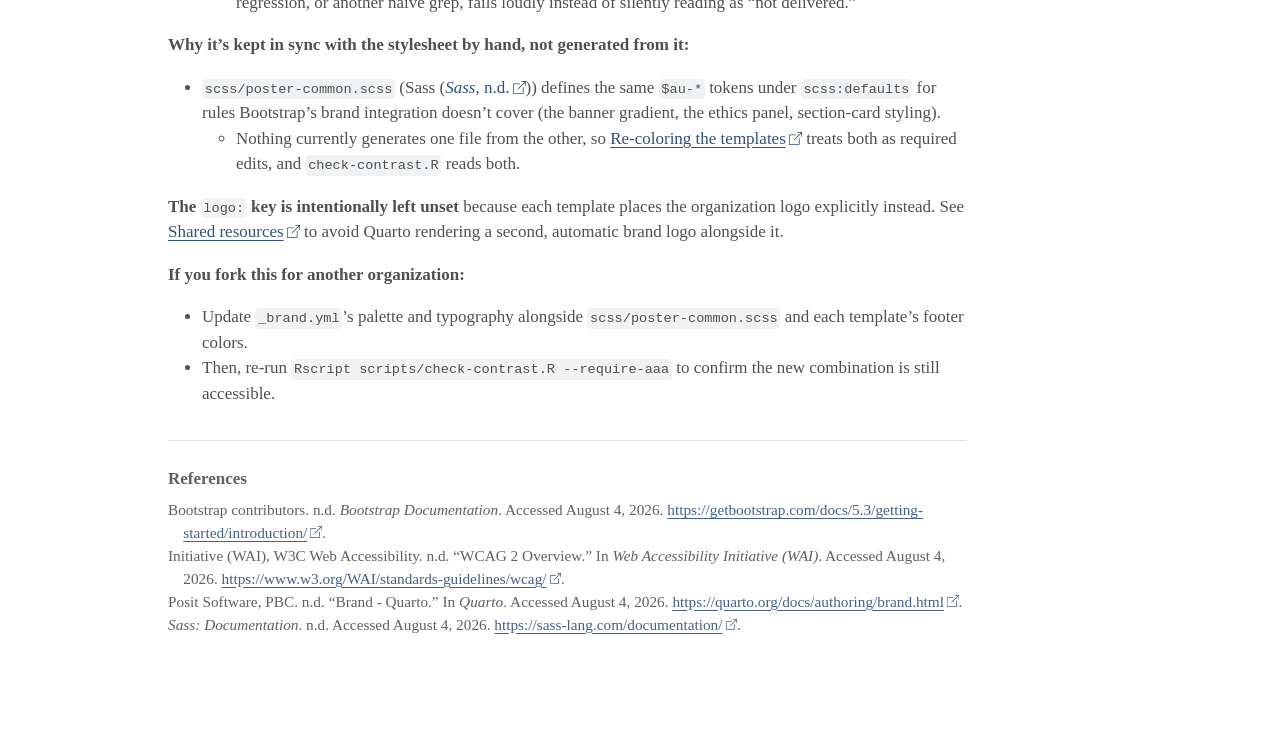
<file: docs/theming.html>
<!DOCTYPE html>
<html xmlns="http://www.w3.org/1999/xhtml" lang="en" xml:lang="en"><head>

<meta charset="utf-8">
<meta name="generator" content="quarto-1.9.38">

<meta name="viewport" content="width=device-width, initial-scale=1.0, user-scalable=yes">


<title>Theming &amp; Brand – Quarto Conference Posters</title>
<style>
/* Default styles provided by pandoc.
** See https://pandoc.org/MANUAL.html#variables-for-html for config info.
*/
code{white-space: pre-wrap;}
span.smallcaps{font-variant: small-caps;}
div.columns{display: flex; gap: min(4vw, 1.5em);}
div.column{flex: auto; overflow-x: auto;}
div.hanging-indent{margin-left: 1.5em; text-indent: -1.5em;}
ul.task-list{list-style: none;}
ul.task-list li input[type="checkbox"] {
  width: 0.8em;
  margin: 0 0.8em 0.2em -1em; /* quarto-specific, see https://github.com/quarto-dev/quarto-cli/issues/4556 */ 
  vertical-align: middle;
}
/* CSS for syntax highlighting */
html { -webkit-text-size-adjust: 100%; }
pre > code.sourceCode { white-space: pre; position: relative; }
pre > code.sourceCode > span { display: inline-block; line-height: 1.25; }
pre > code.sourceCode > span:empty { height: 1.2em; }
.sourceCode { overflow: visible; }
code.sourceCode > span { color: inherit; text-decoration: inherit; }
div.sourceCode { margin: 1em 0; }
pre.sourceCode { margin: 0; }
@media screen {
div.sourceCode { overflow: auto; }
}
@media print {
pre > code.sourceCode { white-space: pre-wrap; }
pre > code.sourceCode > span { text-indent: -5em; padding-left: 5em; }
}
pre.numberSource code
  { counter-reset: source-line 0; }
pre.numberSource code > span
  { position: relative; left: -4em; counter-increment: source-line; }
pre.numberSource code > span > a:first-child::before
  { content: counter(source-line);
    position: relative; left: -1em; text-align: right; vertical-align: baseline;
    border: none; display: inline-block;
    -webkit-touch-callout: none; -webkit-user-select: none;
    -khtml-user-select: none; -moz-user-select: none;
    -ms-user-select: none; user-select: none;
    padding: 0 4px; width: 4em;
  }
pre.numberSource { margin-left: 3em;  padding-left: 4px; }
div.sourceCode
  {   }
@media screen {
pre > code.sourceCode > span > a:first-child::before { text-decoration: underline; }
}
/* CSS for citations */
div.csl-bib-body { }
div.csl-entry {
  clear: both;
}
.hanging-indent div.csl-entry {
  margin-left:2em;
  text-indent:-2em;
}
div.csl-left-margin {
  min-width:2em;
  float:left;
}
div.csl-right-inline {
  margin-left:2em;
  padding-left:1em;
}
div.csl-indent {
  margin-left: 2em;
}</style>


<script src="site_libs/quarto-nav/quarto-nav.js"></script>
<script src="site_libs/quarto-nav/headroom.min.js"></script>
<script src="site_libs/clipboard/clipboard.min.js"></script>
<script src="site_libs/quarto-search/autocomplete.umd.js"></script>
<script src="site_libs/quarto-search/fuse.min.js"></script>
<script src="site_libs/quarto-search/quarto-search.js"></script>
<meta name="quarto:offset" content="./">
<script src="site_libs/quarto-html/quarto.js" type="module"></script>
<script src="site_libs/quarto-html/tabsets/tabsets.js" type="module"></script>
<script src="site_libs/quarto-html/popper.min.js"></script>
<script src="site_libs/quarto-html/tippy.umd.min.js"></script>
<script src="site_libs/quarto-html/anchor.min.js"></script>
<link href="site_libs/quarto-html/tippy.css" rel="stylesheet">
<link href="site_libs/quarto-html/quarto-syntax-highlighting-15634bcf2e68342d4ad2dfa704d543f6.css" rel="stylesheet" class="quarto-color-scheme" id="quarto-text-highlighting-styles">
<link href="site_libs/quarto-html/quarto-syntax-highlighting-dark-0a6b7249c26820e032cb0bd839ff02b1.css" rel="stylesheet" class="quarto-color-scheme quarto-color-alternate" id="quarto-text-highlighting-styles">
<link href="site_libs/quarto-html/quarto-syntax-highlighting-15634bcf2e68342d4ad2dfa704d543f6.css" rel="stylesheet" class="quarto-color-scheme-extra" id="quarto-text-highlighting-styles">
<script src="site_libs/bootstrap/bootstrap.min.js"></script>
<link href="site_libs/bootstrap/bootstrap-icons.css" rel="stylesheet">
<link href="site_libs/bootstrap/bootstrap-daaa8c602e7faee6e73fb4bcdd36585b.min.css" rel="stylesheet" append-hash="true" class="quarto-color-scheme" id="quarto-bootstrap" data-mode="light">
<link href="site_libs/bootstrap/bootstrap-dark-daaa8c602e7faee6e73fb4bcdd36585b.min.css" rel="stylesheet" append-hash="true" class="quarto-color-scheme quarto-color-alternate" id="quarto-bootstrap" data-mode="light">
<link href="site_libs/bootstrap/bootstrap-daaa8c602e7faee6e73fb4bcdd36585b.min.css" rel="stylesheet" append-hash="true" class="quarto-color-scheme-extra" id="quarto-bootstrap" data-mode="light">
<script id="quarto-search-options" type="application/json">{
  "location": "navbar",
  "copy-button": false,
  "collapse-after": 3,
  "panel-placement": "end",
  "type": "overlay",
  "limit": 50,
  "keyboard-shortcut": [
    "f",
    "/",
    "s"
  ],
  "show-item-context": false,
  "language": {
    "search-no-results-text": "No results",
    "search-matching-documents-text": "matching documents",
    "search-copy-link-title": "Copy link to search",
    "search-hide-matches-text": "Hide additional matches",
    "search-more-match-text": "more match in this document",
    "search-more-matches-text": "more matches in this document",
    "search-clear-button-title": "Clear",
    "search-text-placeholder": "",
    "search-detached-cancel-button-title": "Cancel",
    "search-submit-button-title": "Submit",
    "search-label": "Search"
  }
}</script>


<link rel="stylesheet" href="styles.css">
</head>

<body class="nav-fixed quarto-light">

<div id="quarto-search-results"></div>
  <header id="quarto-header" class="headroom fixed-top">
    <nav class="navbar navbar-expand-lg " data-bs-theme="dark">
      <div class="navbar-container container-fluid">
      <div class="navbar-brand-container mx-auto">
    <a class="navbar-brand" href="./index.html">
    <span class="navbar-title">Quarto Conference Posters</span>
    </a>
  </div>
            <div id="quarto-search" class="" title="Search"></div>
          <button class="navbar-toggler" type="button" data-bs-toggle="collapse" data-bs-target="#navbarCollapse" aria-controls="navbarCollapse" role="menu" aria-expanded="false" aria-label="Toggle navigation" onclick="if (window.quartoToggleHeadroom) { window.quartoToggleHeadroom(); }">
  <span class="navbar-toggler-icon"></span>
</button>
          <div class="collapse navbar-collapse" id="navbarCollapse">
            <ul class="navbar-nav navbar-nav-scroll me-auto">
  <li class="nav-item">
    <a class="nav-link" href="./index.html"> 
<span class="menu-text">Home</span></a>
  </li>  
  <li class="nav-item">
    <a class="nav-link" href="./templates.html"> 
<span class="menu-text">Templates</span></a>
  </li>  
  <li class="nav-item">
    <a class="nav-link" href="./content-guide.html"> 
<span class="menu-text">Content Guide</span></a>
  </li>  
  <li class="nav-item">
    <a class="nav-link active" href="./theming.html" aria-current="page"> 
<span class="menu-text">Theming &amp; Brand</span></a>
  </li>  
  <li class="nav-item">
    <a class="nav-link" href="./scripts-and-ci.html"> 
<span class="menu-text">Scripts &amp; CI</span></a>
  </li>  
  <li class="nav-item">
    <a class="nav-link" href="./why-typst.html"> 
<span class="menu-text">Why Typst</span></a>
  </li>  
  <li class="nav-item">
    <a class="nav-link" href="./references.html"> 
<span class="menu-text">References</span></a>
  </li>  
</ul>
            <ul class="navbar-nav navbar-nav-scroll ms-auto">
  <li class="nav-item">
    <a class="nav-link" href="https://github.com/AU-datascience/poster_templates"> <i class="bi bi-github" role="img">
</i> 
<span class="menu-text">GitHub</span></a>
  </li>  
</ul>
          </div> <!-- /navcollapse -->
            <div class="quarto-navbar-tools">
</div>
      </div> <!-- /container-fluid -->
    </nav>
</header>
<!-- content -->
<div id="quarto-content" class="quarto-container page-columns page-rows-contents page-layout-article page-navbar">
<!-- sidebar -->
<!-- margin-sidebar -->
    <div id="quarto-margin-sidebar" class="sidebar margin-sidebar">
        <nav id="TOC" role="doc-toc" class="toc-active">
    <h2 id="toc-title">On this page</h2>
   
  <ul>
  <li><a href="#re-coloring-the-templates" id="toc-re-coloring-the-templates" class="nav-link active" data-scroll-target="#re-coloring-the-templates"><span class="header-section-number">1</span> Re-coloring the templates</a></li>
  <li><a href="#brand.yml-and-your-workflow" id="toc-brand.yml-and-your-workflow" class="nav-link" data-scroll-target="#brand.yml-and-your-workflow"><span class="header-section-number">2</span> _brand.yml and your workflow</a></li>
  </ul>
</nav>
    </div>
<!-- main -->
<main class="content" id="quarto-document-content">

<header id="title-block-header" class="quarto-title-block default">
<div class="quarto-title">
<h1 class="title">Theming &amp; Brand</h1>
</div>



<div class="quarto-title-meta">

    
  
    
  </div>
  


</header>


<div class="callout callout-style-default callout-note callout-titled">
<div class="callout-header d-flex align-content-center">
<div class="callout-icon-container">
<i class="callout-icon"></i>
</div>
<div class="callout-title-container flex-fill">
Note
</div>
</div>
<div class="callout-body-container callout-body">
<p>Skip this page unless you’re re-theming. If you’re just writing poster content on the templates as shipped, you don’t need to know Bootstrap <span class="citation" data-cites="bootstrapDocs">(<a href="#ref-bootstrapDocs" role="doc-biblioref">Bootstrap contributors, n.d.</a>)</span> or SCSS <span class="citation" data-cites="SassDocumentation">(<a href="#ref-SassDocumentation" role="doc-biblioref"><em>Sass</em>, n.d.</a>)</span> at all, the colors and fonts are already set up. Come back here only if you’re forking for a different organization’s palette, or troubleshooting a contrast/color regression.</p>
</div>
</div>
<section id="re-coloring-the-templates" class="level2" data-number="1">
<h2 data-number="1" class="anchored" data-anchor-id="re-coloring-the-templates"><span class="header-section-number">1</span> Re-coloring the templates</h2>
<p>If you fork this repo for another organization, the palette lives in a small number of places. The <code>check-contrast.R</code> exists so you can <em>prove</em> your new colors are still accessible against WCAG <span class="citation" data-cites="initiativewaiWCAG2Overview">(<a href="#ref-initiativewaiWCAG2Overview" role="doc-biblioref">Initiative (WAI), n.d.</a>)</span> rather than assume it:</p>
<ol type="1">
<li><strong><code>scss/poster-common.scss</code></strong>: the <code>$au-*</code> tokens under <code>scss:defaults</code> drive the whole web version.</li>
<li><strong><code>_brand.yml</code></strong>: the same palette for Quarto’s brand-aware theming. Keep the two in sync; some Bootstrap variables come from here rather than from the stylesheet.</li>
<li><strong>Print footers are per template</strong>: <code>footer-color</code> and <code>footer-text-color</code> in each <code>poster.qmd</code> YAML.</li>
</ol>
<p>Then re-run the audit:</p>
<div class="code-copy-outer-scaffold"><div class="sourceCode" id="cb1"><pre class="sourceCode bash code-with-copy"><code class="sourceCode bash"><span id="cb1-1"><a href="#cb1-1" aria-hidden="true" tabindex="-1"></a><span class="ex">Rscript</span> scripts/check-contrast.R                 <span class="co"># fails below WCAG AA</span></span>
<span id="cb1-2"><a href="#cb1-2" aria-hidden="true" tabindex="-1"></a><span class="ex">Rscript</span> scripts/check-contrast.R <span class="at">--require-aaa</span>   <span class="co"># fails below AAA</span></span></code></pre></div><button title="Copy to Clipboard" class="code-copy-button"><i class="bi"></i></button></div>
<p>It parses your new hex values out of the stylesheet and each template’s YAML and re-measures every pair, so the check follows your colors instead of the ones committed here. <code>render-all.R</code> runs it as part of the full suite.</p>
<p>Some technical considerations to ensure proper contrast, all covered by the script:</p>
<ul>
<li><strong>The banner is a gradient.</strong> Text has to clear the threshold against the <em>lighter</em> stop, not just the dark one.
<ul>
<li>Auditing only the dark stop can cause issues.</li>
<li>The script reads both stops out of the <code>linear-gradient()</code> declaration and checks each separately.</li>
</ul></li>
<li><strong>The gradient’s light stop is capped by its text, not by taste.</strong> White normal-size text needs 7:1 for AAA, which puts a hard ceiling on how light <code>$au-blue-banner</code> can be; hence a dedicated token rather than reusing <code>$au-blue</code>.
<ul>
<li>Note the label originally used a dimmed tint, and a <em>tinted</em> label is still normal-size text, so AAA would have demanded 7:1 of the tint and forced the light stop nearly to navy, flattening the gradient.</li>
<li>The labels are plain white instead and read as secondary through case, tracking, and weight, which keeps about half the gradient’s luminance range.</li>
</ul></li>
<li><strong>Opacity silently undoes contrast.</strong> Quarto’s own stylesheet sets <code>opacity: .8</code> on <code>.quarto-title-meta-heading</code>.
<ul>
<li>Left in place, white at 80% over the light stop composites to roughly <code>#d6dee7</code> and measures 5.31:1 which is AA, not the 7.21:1 the color alone suggests.</li>
<li><code>poster-common.scss</code> overrides it back to <code>opacity: 1</code>; if you introduce translucency anywhere, remember the audit reads declared colors, not composited ones.</li>
</ul></li>
<li><strong>Accent colors and text colors are held to different bars.</strong> WCAG asks 3:1 of large text and graphics, but 4.5:1 (AA) or 7:1 (AAA) of normal-size text.
<ul>
<li><code>$au-blue</code> is perfectly fine as a banner and border color yet was not fine as link text, which is why <code>$au-blue-text</code> exists as a separate darker token so links can darken without darkening the banner.</li>
<li>Size is the other lever, and the script reads each rule’s declared <code>font-size</code> rather than taking anyone’s word for it: a heading at 24px or more (1.5rem at the default root size) is audited as large text automatically, which is how <code>02</code>’s red headings reach AAA without touching the red.</li>
<li>Shrink such a heading back below 24px and the audit silently re-classifies it as normal text and the stricter bar returns.</li>
</ul></li>
<li><strong>Inline code inherits the brand grey.</strong> Bootstrap derives <code>--bs-code-color</code> from it, so <code>$au-grey</code> sets both the acknowledgments/references block <em>and</em> every <code>`inline code`</code> span.
<ul>
<li>These templates use a lot of inline code, so that pair is audited explicitly.</li>
</ul></li>
<li><strong>Rule colors are parsed, not restated.</strong> The script reads the <code>color:</code> and <code>background:</code> declarations straight out of the four stylesheets (resolving palette variables and gradient stops), so editing a rule such as the ethics panel’s cream background is picked up automatically.
<ul>
<li>Its <code>source</code> column shows where each value came from. The exceptions are Bootstrap-derived variables (<code>--bs-body-color</code>, <code>--bs-code-color</code>, <code>$link-color</code>), which no rule states; those resolve from the palette instead.</li>
</ul></li>
<li><strong>Renaming a class breaks the audit loudly.</strong> A lookup that finds no matching selector or property is a hard error naming the failed selector, not a silently skipped row, so the audit cannot quietly stop covering something you renamed.</li>
<li><strong>A rule that matches nothing gets no row.</strong> <code>.ethics-panel h2, .ethics-panel h3</code> is defensive styling with no counterpart in the rendered HTML: the panel’s leads are <code>**bold**</code> (so <code>&lt;strong&gt;</code>, not a heading), and the section’s own <code>h2</code> is a <em>sibling</em> of the panel div rather than a descendant.
<ul>
<li>Auditing it would have reported a contrast figure for text that never appears. If you do put a heading inside the panel, add the row.</li>
</ul></li>
</ul>
<p>Current status: <strong>all 22 audited pairs reach AAA.</strong></p>
<ul>
<li>The last AA-only pair was <code>02-modern-cards</code>’s red section headings on white (6.28:1 against a 7:1 bar).</li>
<li>Raising them from 1.1rem to 1.5rem makes them “large text”, where the bar is 4.5:1, which was preferable to darkening the brand red.</li>
<li>Because every pair now clears AAA, <code>--require-aaa</code> is a usable gate rather than an aspiration so CI runs it that way.</li>
</ul>
</section>
<section id="brand.yml-and-your-workflow" class="level2" data-number="2">
<h2 data-number="2" class="anchored" data-anchor-id="brand.yml-and-your-workflow"><span class="header-section-number">2</span> _brand.yml and your workflow</h2>
<p>As flagged on the <a href="./index.html">Home</a> page, Quarto’s brand theming is still evolving. This section describes how <code>_brand.yml</code> fits into these templates <em>today</em>; see Quarto’s own <a href="https://quarto.org/docs/authoring/brand.html">Brand guide</a> <span class="citation" data-cites="quartoBrandGuide">(<a href="#ref-quartoBrandGuide" role="doc-biblioref">Posit Software, PBC, n.d.</a>)</span> for the full, current spec.</p>
<p><strong>What it’s for here:</strong></p>
<ul>
<li><code>_brand.yml</code> is the single source of the AU color palette and typography.</li>
<li>Quarto’s brand-aware HTML theming reads it <em>automatically</em>, you don’t <code>include</code> or reference it from any <code>.qmd</code>, Quarto just picks it up from the project root.</li>
</ul>
<p><strong>What it actually reaches:</strong></p>
<ul>
<li>In practice, only the <strong>web (<code>html</code>) output</strong> consumes it directly for color, via Bootstrap variables Quarto derives from the brand palette, e.g., <code>--bs-body-color</code>, <code>--bs-code-color</code>, <code>--bs-link-color</code>.
<ul>
<li>See the “Bootstrap var” rows above.</li>
</ul></li>
<li>The <strong>print (<code>poster-typst</code>) output</strong> does not read <code>_brand.yml</code>’s <em>color</em> palette at all.
<ul>
<li>Print colors come from each template’s own YAML (<code>footer-color</code>, <code>footer-text-color</code>) and from raw Typst blocks, so a color change needs to be made in both places.</li>
<li>See step 5 of <a href="./index.html#fork-this-repo-and-build-your-poster">Fork this repo and build your poster</a>.</li>
</ul></li>
</ul>
<p><strong>Typography is the mirror image of color, and worth calling out on its own.</strong></p>
<ul>
<li><code>_brand.yml</code> declares <code>Source Sans 3</code> and <code>STIX Two Text</code> as <code>typography.fonts</code> resources (<code>source: google</code>).</li>
<li>For <strong>print</strong>, this is confirmed working: <code>poster.typ</code> hardcodes <code>STIX Two Text</code> for the body, Quarto injects a <code>Source Sans 3</code> show rule for headings.
<ul>
<li>Quarto fetches both from Google into <code>.quarto/typst/fonts/</code> at render time, verified by the absence of Typst’s <code>unknown font family</code> warning, which is a hard compiler signal, not a guess.</li>
</ul></li>
<li>For <strong>web</strong>, this is <em>also</em> confirmed working.
<ul>
<li>An earlier approach grepped the raw rendered HTML for literal strings like <code>@font-face</code>, but every <code>poster.qmd</code> sets <code>embed-resources: true</code>, which makes Quarto inline its CSS as percent-encoded <code>data:text/css,...</code> URIs rather than plain <code>&lt;style&gt;</code> text, so <code>@font-face</code> appears in the file as <code>%40font%2Dface</code> and a literal-string search never finds it.
<ul>
<li>Decoding those URIs (rather than grepping around them) now shows the rendered HTML for each template does contain a self-hosted <code>@font-face</code> for <code>Source Sans 3</code> (base64-embedded font data, not a hotlink) <em>and</em> <code>--bs-body-font-family: Source Sans 3</code> in the compiled Bootstrap variables <em>and</em> <code>font-family:Source Sans 3</code> on the compiled heading rules, i.e., both the <code>base</code> and <code>headings</code> roles reach the browser correctly.</li>
</ul></li>
<li><code>STIX Two Text</code> is fetched and embedded too, but is never applied to anything on the web side, and correctly so, since <code>_brand.yml</code>’s own comment notes it’s declared only so Typst can find it for print; nothing under <code>base</code>/<code>headings</code> names it for <code>html</code>.</li>
<li><code>scripts/render-all.R</code> now has a <code>check_fonts()</code> step that decodes each rendered <code>poster.html</code> this way and asserts the <code>@font-face</code> block and <code>--bs-body-font-family</code> variable are both present, so a future regression, or another naive grep, fails loudly instead of silently reading as “not delivered.”</li>
</ul></li>
</ul>
<p><strong>Why it’s kept in sync with the stylesheet by hand, not generated from it:</strong></p>
<ul>
<li><code>scss/poster-common.scss</code> (Sass <span class="citation" data-cites="SassDocumentation">(<a href="#ref-SassDocumentation" role="doc-biblioref"><em>Sass</em>, n.d.</a>)</span>) defines the same <code>$au-*</code> tokens under <code>scss:defaults</code> for rules Bootstrap’s brand integration doesn’t cover (the banner gradient, the ethics panel, section-card styling).
<ul>
<li>Nothing currently generates one file from the other, so <a href="#re-coloring-the-templates">Re-coloring the templates</a> treats both as required edits, and <code>check-contrast.R</code> reads both.</li>
</ul></li>
</ul>
<p><strong>The <code>logo:</code> key is intentionally left unset</strong> because each template places the organization logo explicitly instead. See <a href="./content-guide.html#shared-resources">Shared resources</a> to avoid Quarto rendering a second, automatic brand logo alongside it.</p>
<p><strong>If you fork this for another organization:</strong></p>
<ul>
<li>Update <code>_brand.yml</code>’s palette and typography alongside <code>scss/poster-common.scss</code> and each template’s footer colors.</li>
<li>Then, re-run <code>Rscript scripts/check-contrast.R --require-aaa</code> to confirm the new combination is still accessible.</li>
</ul>



</section>

<div id="quarto-appendix" class="default"><section class="quarto-appendix-contents" role="doc-bibliography" id="quarto-bibliography"><h2 class="anchored quarto-appendix-heading">References</h2><div id="refs" class="references csl-bib-body hanging-indent" role="list">
<div id="ref-bootstrapDocs" class="csl-entry" role="listitem">
Bootstrap contributors. n.d. <em>Bootstrap <span>Documentation</span></em>. Accessed August 4, 2026. <a href="https://getbootstrap.com/docs/5.3/getting-started/introduction/">https://getbootstrap.com/docs/5.3/getting-started/introduction/</a>.
</div>
<div id="ref-initiativewaiWCAG2Overview" class="csl-entry" role="listitem">
Initiative (WAI), W3C Web Accessibility. n.d. <span>“<span>WCAG</span> 2 <span>Overview</span>.”</span> In <em>Web Accessibility Initiative (WAI)</em>. Accessed August 4, 2026. <a href="https://www.w3.org/WAI/standards-guidelines/wcag/">https://www.w3.org/WAI/standards-guidelines/wcag/</a>.
</div>
<div id="ref-quartoBrandGuide" class="csl-entry" role="listitem">
Posit Software, PBC. n.d. <span>“Brand - <span>Quarto</span>.”</span> In <em>Quarto</em>. Accessed August 4, 2026. <a href="https://quarto.org/docs/authoring/brand.html">https://quarto.org/docs/authoring/brand.html</a>.
</div>
<div id="ref-SassDocumentation" class="csl-entry" role="listitem">
<em>Sass: <span>Documentation</span></em>. n.d. Accessed August 4, 2026. <a href="https://sass-lang.com/documentation/">https://sass-lang.com/documentation/</a>.
</div>
</div></section></div></main> <!-- /main -->
<script id="quarto-html-after-body" type="application/javascript">
  window.document.addEventListener("DOMContentLoaded", function (event) {
    const icon = "";
    const anchorJS = new window.AnchorJS();
    anchorJS.options = {
      placement: 'right',
      icon: icon
    };
    anchorJS.add('.anchored');
    const isCodeAnnotation = (el) => {
      for (const clz of el.classList) {
        if (clz.startsWith('code-annotation-')) {                     
          return true;
        }
      }
      return false;
    }
    const onCopySuccess = function(e) {
      // button target
      const button = e.trigger;
      // don't keep focus
      button.blur();
      // flash "checked"
      button.classList.add('code-copy-button-checked');
      var currentTitle = button.getAttribute("title");
      button.setAttribute("title", "Copied!");
      let tooltip;
      if (window.bootstrap) {
        button.setAttribute("data-bs-toggle", "tooltip");
        button.setAttribute("data-bs-placement", "left");
        button.setAttribute("data-bs-title", "Copied!");
        tooltip = new bootstrap.Tooltip(button, 
          { trigger: "manual", 
            customClass: "code-copy-button-tooltip",
            offset: [0, -8]});
        tooltip.show();    
      }
      setTimeout(function() {
        if (tooltip) {
          tooltip.hide();
          button.removeAttribute("data-bs-title");
          button.removeAttribute("data-bs-toggle");
          button.removeAttribute("data-bs-placement");
        }
        button.setAttribute("title", currentTitle);
        button.classList.remove('code-copy-button-checked');
      }, 1000);
      // clear code selection
      e.clearSelection();
    }
    const getTextToCopy = function(trigger) {
      const outerScaffold = trigger.parentElement.cloneNode(true);
      const codeEl = outerScaffold.querySelector('code');
      for (const childEl of codeEl.children) {
        if (isCodeAnnotation(childEl)) {
          childEl.remove();
        }
      }
      return codeEl.innerText;
    }
    const clipboard = new window.ClipboardJS('.code-copy-button:not([data-in-quarto-modal])', {
      text: getTextToCopy
    });
    clipboard.on('success', onCopySuccess);
    if (window.document.getElementById('quarto-embedded-source-code-modal')) {
      const clipboardModal = new window.ClipboardJS('.code-copy-button[data-in-quarto-modal]', {
        text: getTextToCopy,
        container: window.document.getElementById('quarto-embedded-source-code-modal')
      });
      clipboardModal.on('success', onCopySuccess);
    }
      var localhostRegex = new RegExp(/^(?:http|https):\/\/localhost\:?[0-9]*\//);
      var mailtoRegex = new RegExp(/^mailto:/);
        var filterRegex = new RegExp("https:\/\/au-datascience\.github\.io\/poster_templates\/");
      var isInternal = (href) => {
          return filterRegex.test(href) || localhostRegex.test(href) || mailtoRegex.test(href);
      }
      // Inspect non-navigation links and adorn them if external
     var links = window.document.querySelectorAll('a[href]:not(.nav-link):not(.navbar-brand):not(.toc-action):not(.sidebar-link):not(.sidebar-item-toggle):not(.pagination-link):not(.no-external):not([aria-hidden]):not(.dropdown-item):not(.quarto-navigation-tool):not(.about-link)');
      for (var i=0; i<links.length; i++) {
        const link = links[i];
        if (!isInternal(link.href)) {
          // undo the damage that might have been done by quarto-nav.js in the case of
          // links that we want to consider external
          if (link.dataset.originalHref !== undefined) {
            link.href = link.dataset.originalHref;
          }
            // target, if specified
            link.setAttribute("target", "_blank");
            if (link.getAttribute("rel") === null) {
              link.setAttribute("rel", "noopener");
            }
            // default icon
            link.classList.add("external");
        }
      }
    function tippyHover(el, contentFn, onTriggerFn, onUntriggerFn) {
      const config = {
        allowHTML: true,
        maxWidth: 500,
        delay: 100,
        arrow: false,
        appendTo: function(el) {
            return el.parentElement;
        },
        interactive: true,
        interactiveBorder: 10,
        theme: 'quarto',
        placement: 'bottom-start',
      };
      if (contentFn) {
        config.content = contentFn;
      }
      if (onTriggerFn) {
        config.onTrigger = onTriggerFn;
      }
      if (onUntriggerFn) {
        config.onUntrigger = onUntriggerFn;
      }
      window.tippy(el, config); 
    }
    const noterefs = window.document.querySelectorAll('a[role="doc-noteref"]');
    for (var i=0; i<noterefs.length; i++) {
      const ref = noterefs[i];
      tippyHover(ref, function() {
        // use id or data attribute instead here
        let href = ref.getAttribute('data-footnote-href') || ref.getAttribute('href');
        try { href = new URL(href).hash; } catch {}
        const id = href.replace(/^#\/?/, "");
        const note = window.document.getElementById(id);
        if (note) {
          return note.innerHTML;
        } else {
          return "";
        }
      });
    }
    const xrefs = window.document.querySelectorAll('a.quarto-xref');
    const processXRef = (id, note) => {
      // Strip column container classes
      const stripColumnClz = (el) => {
        el.classList.remove("page-full", "page-columns");
        if (el.children) {
          for (const child of el.children) {
            stripColumnClz(child);
          }
        }
      }
      stripColumnClz(note)
      if (id === null || id.startsWith('sec-')) {
        // Special case sections, only their first couple elements
        const container = document.createElement("div");
        if (note.children && note.children.length > 2) {
          container.appendChild(note.children[0].cloneNode(true));
          for (let i = 1; i < note.children.length; i++) {
            const child = note.children[i];
            if (child.tagName === "P" && child.innerText === "") {
              continue;
            } else {
              container.appendChild(child.cloneNode(true));
              break;
            }
          }
          if (window.Quarto?.typesetMath) {
            window.Quarto.typesetMath(container);
          }
          return container.innerHTML
        } else {
          if (window.Quarto?.typesetMath) {
            window.Quarto.typesetMath(note);
          }
          return note.innerHTML;
        }
      } else {
        // Remove any anchor links if they are present
        const anchorLink = note.querySelector('a.anchorjs-link');
        if (anchorLink) {
          anchorLink.remove();
        }
        if (window.Quarto?.typesetMath) {
          window.Quarto.typesetMath(note);
        }
        if (note.classList.contains("callout")) {
          return note.outerHTML;
        } else {
          return note.innerHTML;
        }
      }
    }
    for (var i=0; i<xrefs.length; i++) {
      const xref = xrefs[i];
      tippyHover(xref, undefined, function(instance) {
        instance.disable();
        let url = xref.getAttribute('href');
        let hash = undefined; 
        if (url.startsWith('#')) {
          hash = url;
        } else {
          try { hash = new URL(url).hash; } catch {}
        }
        if (hash) {
          const id = hash.replace(/^#\/?/, "");
          const note = window.document.getElementById(id);
          if (note !== null) {
            try {
              const html = processXRef(id, note.cloneNode(true));
              instance.setContent(html);
            } finally {
              instance.enable();
              instance.show();
            }
          } else {
            // See if we can fetch this
            fetch(url.split('#')[0])
            .then(res => res.text())
            .then(html => {
              const parser = new DOMParser();
              const htmlDoc = parser.parseFromString(html, "text/html");
              const note = htmlDoc.getElementById(id);
              if (note !== null) {
                const html = processXRef(id, note);
                instance.setContent(html);
              } 
            }).finally(() => {
              instance.enable();
              instance.show();
            });
          }
        } else {
          // See if we can fetch a full url (with no hash to target)
          // This is a special case and we should probably do some content thinning / targeting
          fetch(url)
          .then(res => res.text())
          .then(html => {
            const parser = new DOMParser();
            const htmlDoc = parser.parseFromString(html, "text/html");
            const note = htmlDoc.querySelector('main.content');
            if (note !== null) {
              // This should only happen for chapter cross references
              // (since there is no id in the URL)
              // remove the first header
              if (note.children.length > 0 && note.children[0].tagName === "HEADER") {
                note.children[0].remove();
              }
              const html = processXRef(null, note);
              instance.setContent(html);
            } 
          }).finally(() => {
            instance.enable();
            instance.show();
          });
        }
      }, function(instance) {
      });
    }
        let selectedAnnoteEl;
        const selectorForAnnotation = ( cell, annotation) => {
          let cellAttr = 'data-code-cell="' + cell + '"';
          let lineAttr = 'data-code-annotation="' +  annotation + '"';
          const selector = 'span[' + cellAttr + '][' + lineAttr + ']';
          return selector;
        }
        const selectCodeLines = (annoteEl) => {
          const doc = window.document;
          const targetCell = annoteEl.getAttribute("data-target-cell");
          const targetAnnotation = annoteEl.getAttribute("data-target-annotation");
          const annoteSpan = window.document.querySelector(selectorForAnnotation(targetCell, targetAnnotation));
          const lines = annoteSpan.getAttribute("data-code-lines").split(",");
          const lineIds = lines.map((line) => {
            return targetCell + "-" + line;
          })
          let top = null;
          let height = null;
          let parent = null;
          if (lineIds.length > 0) {
              //compute the position of the single el (top and bottom and make a div)
              const el = window.document.getElementById(lineIds[0]);
              top = el.offsetTop;
              height = el.offsetHeight;
              parent = el.parentElement.parentElement;
            if (lineIds.length > 1) {
              const lastEl = window.document.getElementById(lineIds[lineIds.length - 1]);
              const bottom = lastEl.offsetTop + lastEl.offsetHeight;
              height = bottom - top;
            }
            if (top !== null && height !== null && parent !== null) {
              // cook up a div (if necessary) and position it 
              let div = window.document.getElementById("code-annotation-line-highlight");
              if (div === null) {
                div = window.document.createElement("div");
                div.setAttribute("id", "code-annotation-line-highlight");
                div.style.position = 'absolute';
                parent.appendChild(div);
              }
              div.style.top = top - 2 + "px";
              div.style.height = height + 4 + "px";
              div.style.left = 0;
              let gutterDiv = window.document.getElementById("code-annotation-line-highlight-gutter");
              if (gutterDiv === null) {
                gutterDiv = window.document.createElement("div");
                gutterDiv.setAttribute("id", "code-annotation-line-highlight-gutter");
                gutterDiv.style.position = 'absolute';
                const codeCell = window.document.getElementById(targetCell);
                const gutter = codeCell.querySelector('.code-annotation-gutter');
                gutter.appendChild(gutterDiv);
              }
              gutterDiv.style.top = top - 2 + "px";
              gutterDiv.style.height = height + 4 + "px";
            }
            selectedAnnoteEl = annoteEl;
          }
        };
        const unselectCodeLines = () => {
          const elementsIds = ["code-annotation-line-highlight", "code-annotation-line-highlight-gutter"];
          elementsIds.forEach((elId) => {
            const div = window.document.getElementById(elId);
            if (div) {
              div.remove();
            }
          });
          selectedAnnoteEl = undefined;
        };
          // Handle positioning of the toggle
      window.addEventListener(
        "resize",
        throttle(() => {
          elRect = undefined;
          if (selectedAnnoteEl) {
            selectCodeLines(selectedAnnoteEl);
          }
        }, 10)
      );
      function throttle(fn, ms) {
      let throttle = false;
      let timer;
        return (...args) => {
          if(!throttle) { // first call gets through
              fn.apply(this, args);
              throttle = true;
          } else { // all the others get throttled
              if(timer) clearTimeout(timer); // cancel #2
              timer = setTimeout(() => {
                fn.apply(this, args);
                timer = throttle = false;
              }, ms);
          }
        };
      }
        // Attach click handler to the DT
        const annoteDls = window.document.querySelectorAll('dt[data-target-cell]');
        for (const annoteDlNode of annoteDls) {
          annoteDlNode.addEventListener('click', (event) => {
            const clickedEl = event.target;
            if (clickedEl !== selectedAnnoteEl) {
              unselectCodeLines();
              const activeEl = window.document.querySelector('dt[data-target-cell].code-annotation-active');
              if (activeEl) {
                activeEl.classList.remove('code-annotation-active');
              }
              selectCodeLines(clickedEl);
              clickedEl.classList.add('code-annotation-active');
            } else {
              // Unselect the line
              unselectCodeLines();
              clickedEl.classList.remove('code-annotation-active');
            }
          });
        }
    const findCites = (el) => {
      const parentEl = el.parentElement;
      if (parentEl) {
        const cites = parentEl.dataset.cites;
        if (cites) {
          return {
            el,
            cites: cites.split(' ')
          };
        } else {
          return findCites(el.parentElement)
        }
      } else {
        return undefined;
      }
    };
    var bibliorefs = window.document.querySelectorAll('a[role="doc-biblioref"]');
    for (var i=0; i<bibliorefs.length; i++) {
      const ref = bibliorefs[i];
      const citeInfo = findCites(ref);
      if (citeInfo) {
        tippyHover(citeInfo.el, function() {
          var popup = window.document.createElement('div');
          citeInfo.cites.forEach(function(cite) {
            var citeDiv = window.document.createElement('div');
            citeDiv.classList.add('hanging-indent');
            citeDiv.classList.add('csl-entry');
            var biblioDiv = window.document.getElementById('ref-' + cite);
            if (biblioDiv) {
              citeDiv.innerHTML = biblioDiv.innerHTML;
            }
            popup.appendChild(citeDiv);
          });
          return popup.innerHTML;
        });
      }
    }
  });
  </script>
</div> <!-- /content -->




</body></html>
</file>
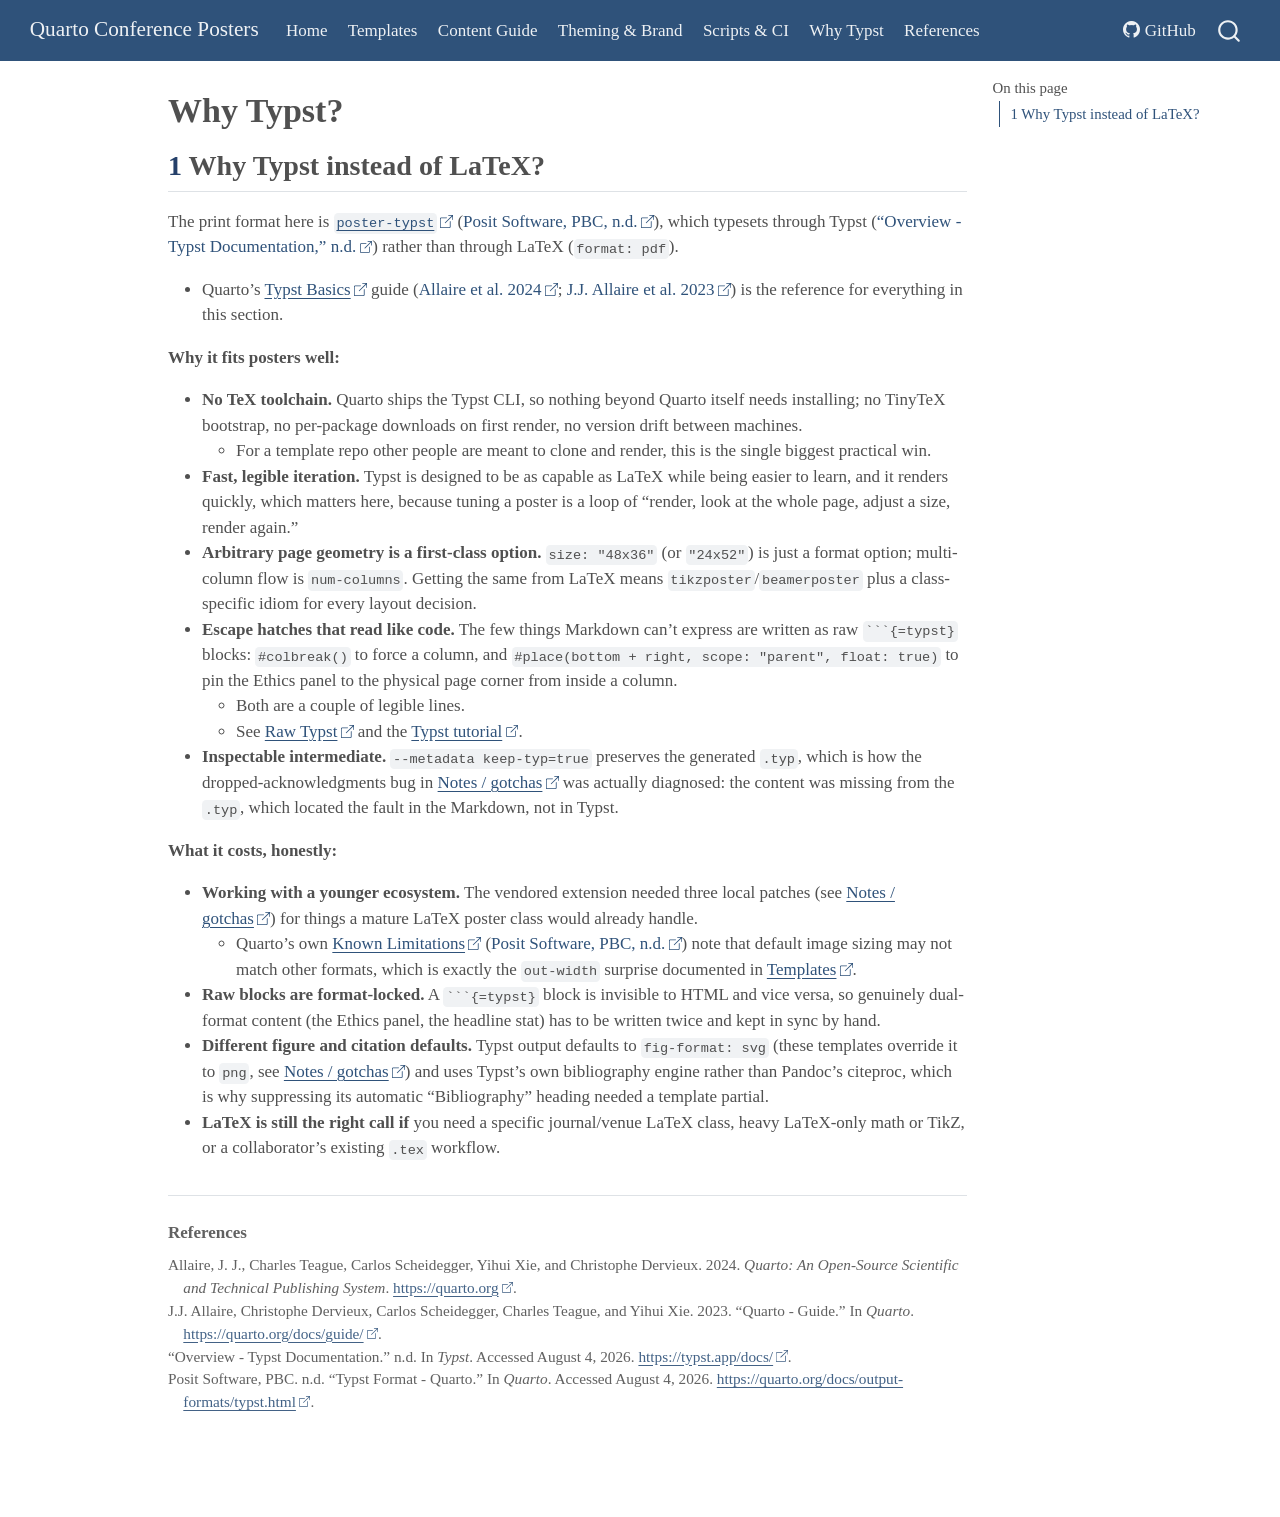
<file: docs/why-typst.html>
<!DOCTYPE html>
<html xmlns="http://www.w3.org/1999/xhtml" lang="en" xml:lang="en"><head>

<meta charset="utf-8">
<meta name="generator" content="quarto-1.9.38">

<meta name="viewport" content="width=device-width, initial-scale=1.0, user-scalable=yes">


<title>Why Typst? – Quarto Conference Posters</title>
<style>
/* Default styles provided by pandoc.
** See https://pandoc.org/MANUAL.html#variables-for-html for config info.
*/
code{white-space: pre-wrap;}
span.smallcaps{font-variant: small-caps;}
div.columns{display: flex; gap: min(4vw, 1.5em);}
div.column{flex: auto; overflow-x: auto;}
div.hanging-indent{margin-left: 1.5em; text-indent: -1.5em;}
ul.task-list{list-style: none;}
ul.task-list li input[type="checkbox"] {
  width: 0.8em;
  margin: 0 0.8em 0.2em -1em; /* quarto-specific, see https://github.com/quarto-dev/quarto-cli/issues/4556 */ 
  vertical-align: middle;
}
/* CSS for citations */
div.csl-bib-body { }
div.csl-entry {
  clear: both;
}
.hanging-indent div.csl-entry {
  margin-left:2em;
  text-indent:-2em;
}
div.csl-left-margin {
  min-width:2em;
  float:left;
}
div.csl-right-inline {
  margin-left:2em;
  padding-left:1em;
}
div.csl-indent {
  margin-left: 2em;
}</style>


<script src="site_libs/quarto-nav/quarto-nav.js"></script>
<script src="site_libs/quarto-nav/headroom.min.js"></script>
<script src="site_libs/clipboard/clipboard.min.js"></script>
<script src="site_libs/quarto-search/autocomplete.umd.js"></script>
<script src="site_libs/quarto-search/fuse.min.js"></script>
<script src="site_libs/quarto-search/quarto-search.js"></script>
<meta name="quarto:offset" content="./">
<script src="site_libs/quarto-html/quarto.js" type="module"></script>
<script src="site_libs/quarto-html/tabsets/tabsets.js" type="module"></script>
<script src="site_libs/quarto-html/popper.min.js"></script>
<script src="site_libs/quarto-html/tippy.umd.min.js"></script>
<script src="site_libs/quarto-html/anchor.min.js"></script>
<link href="site_libs/quarto-html/tippy.css" rel="stylesheet">
<link href="site_libs/quarto-html/quarto-syntax-highlighting-15634bcf2e68342d4ad2dfa704d543f6.css" rel="stylesheet" class="quarto-color-scheme" id="quarto-text-highlighting-styles">
<link href="site_libs/quarto-html/quarto-syntax-highlighting-dark-0a6b7249c26820e032cb0bd839ff02b1.css" rel="stylesheet" class="quarto-color-scheme quarto-color-alternate" id="quarto-text-highlighting-styles">
<link href="site_libs/quarto-html/quarto-syntax-highlighting-15634bcf2e68342d4ad2dfa704d543f6.css" rel="stylesheet" class="quarto-color-scheme-extra" id="quarto-text-highlighting-styles">
<script src="site_libs/bootstrap/bootstrap.min.js"></script>
<link href="site_libs/bootstrap/bootstrap-icons.css" rel="stylesheet">
<link href="site_libs/bootstrap/bootstrap-daaa8c602e7faee6e73fb4bcdd36585b.min.css" rel="stylesheet" append-hash="true" class="quarto-color-scheme" id="quarto-bootstrap" data-mode="light">
<link href="site_libs/bootstrap/bootstrap-dark-daaa8c602e7faee6e73fb4bcdd36585b.min.css" rel="stylesheet" append-hash="true" class="quarto-color-scheme quarto-color-alternate" id="quarto-bootstrap" data-mode="light">
<link href="site_libs/bootstrap/bootstrap-daaa8c602e7faee6e73fb4bcdd36585b.min.css" rel="stylesheet" append-hash="true" class="quarto-color-scheme-extra" id="quarto-bootstrap" data-mode="light">
<script id="quarto-search-options" type="application/json">{
  "location": "navbar",
  "copy-button": false,
  "collapse-after": 3,
  "panel-placement": "end",
  "type": "overlay",
  "limit": 50,
  "keyboard-shortcut": [
    "f",
    "/",
    "s"
  ],
  "show-item-context": false,
  "language": {
    "search-no-results-text": "No results",
    "search-matching-documents-text": "matching documents",
    "search-copy-link-title": "Copy link to search",
    "search-hide-matches-text": "Hide additional matches",
    "search-more-match-text": "more match in this document",
    "search-more-matches-text": "more matches in this document",
    "search-clear-button-title": "Clear",
    "search-text-placeholder": "",
    "search-detached-cancel-button-title": "Cancel",
    "search-submit-button-title": "Submit",
    "search-label": "Search"
  }
}</script>


<link rel="stylesheet" href="styles.css">
</head>

<body class="nav-fixed quarto-light">

<div id="quarto-search-results"></div>
  <header id="quarto-header" class="headroom fixed-top">
    <nav class="navbar navbar-expand-lg " data-bs-theme="dark">
      <div class="navbar-container container-fluid">
      <div class="navbar-brand-container mx-auto">
    <a class="navbar-brand" href="./index.html">
    <span class="navbar-title">Quarto Conference Posters</span>
    </a>
  </div>
            <div id="quarto-search" class="" title="Search"></div>
          <button class="navbar-toggler" type="button" data-bs-toggle="collapse" data-bs-target="#navbarCollapse" aria-controls="navbarCollapse" role="menu" aria-expanded="false" aria-label="Toggle navigation" onclick="if (window.quartoToggleHeadroom) { window.quartoToggleHeadroom(); }">
  <span class="navbar-toggler-icon"></span>
</button>
          <div class="collapse navbar-collapse" id="navbarCollapse">
            <ul class="navbar-nav navbar-nav-scroll me-auto">
  <li class="nav-item">
    <a class="nav-link" href="./index.html"> 
<span class="menu-text">Home</span></a>
  </li>  
  <li class="nav-item">
    <a class="nav-link" href="./templates.html"> 
<span class="menu-text">Templates</span></a>
  </li>  
  <li class="nav-item">
    <a class="nav-link" href="./content-guide.html"> 
<span class="menu-text">Content Guide</span></a>
  </li>  
  <li class="nav-item">
    <a class="nav-link" href="./theming.html"> 
<span class="menu-text">Theming &amp; Brand</span></a>
  </li>  
  <li class="nav-item">
    <a class="nav-link" href="./scripts-and-ci.html"> 
<span class="menu-text">Scripts &amp; CI</span></a>
  </li>  
  <li class="nav-item">
    <a class="nav-link active" href="./why-typst.html" aria-current="page"> 
<span class="menu-text">Why Typst</span></a>
  </li>  
  <li class="nav-item">
    <a class="nav-link" href="./references.html"> 
<span class="menu-text">References</span></a>
  </li>  
</ul>
            <ul class="navbar-nav navbar-nav-scroll ms-auto">
  <li class="nav-item">
    <a class="nav-link" href="https://github.com/AU-datascience/poster_templates"> <i class="bi bi-github" role="img">
</i> 
<span class="menu-text">GitHub</span></a>
  </li>  
</ul>
          </div> <!-- /navcollapse -->
            <div class="quarto-navbar-tools">
</div>
      </div> <!-- /container-fluid -->
    </nav>
</header>
<!-- content -->
<div id="quarto-content" class="quarto-container page-columns page-rows-contents page-layout-article page-navbar">
<!-- sidebar -->
<!-- margin-sidebar -->
    <div id="quarto-margin-sidebar" class="sidebar margin-sidebar">
        <nav id="TOC" role="doc-toc" class="toc-active">
    <h2 id="toc-title">On this page</h2>
   
  <ul>
  <li><a href="#why-typst-instead-of-latex" id="toc-why-typst-instead-of-latex" class="nav-link active" data-scroll-target="#why-typst-instead-of-latex"><span class="header-section-number">1</span> Why Typst instead of LaTeX?</a></li>
  </ul>
</nav>
    </div>
<!-- main -->
<main class="content" id="quarto-document-content">

<header id="title-block-header" class="quarto-title-block default">
<div class="quarto-title">
<h1 class="title">Why Typst?</h1>
</div>



<div class="quarto-title-meta">

    
  
    
  </div>
  


</header>


<section id="why-typst-instead-of-latex" class="level2" data-number="1">
<h2 data-number="1" class="anchored" data-anchor-id="why-typst-instead-of-latex"><span class="header-section-number">1</span> Why Typst instead of LaTeX?</h2>
<p>The print format here is <a href="https://quarto.org/docs/output-formats/typst.html"><code>poster-typst</code></a> <span class="citation" data-cites="quartoTypstOutputFormat">(<a href="#ref-quartoTypstOutputFormat" role="doc-biblioref">Posit Software, PBC, n.d.</a>)</span>, which typesets through Typst <span class="citation" data-cites="OverviewTypstDocumentation">(<a href="#ref-OverviewTypstDocumentation" role="doc-biblioref"><span>“Overview - <span>Typst Documentation</span>,”</span> n.d.</a>)</span> rather than through LaTeX (<code>format: pdf</code>).</p>
<ul>
<li>Quarto’s <a href="https://quarto.org/docs/output-formats/typst.html">Typst Basics</a> guide <span class="citation" data-cites="allaire2024quarto QuartoGuide">(<a href="#ref-allaire2024quarto" role="doc-biblioref">Allaire et al. 2024</a>; <a href="#ref-QuartoGuide" role="doc-biblioref">J.J. Allaire et al. 2023</a>)</span> is the reference for everything in this section.</li>
</ul>
<p><strong>Why it fits posters well:</strong></p>
<ul>
<li><strong>No TeX toolchain.</strong> Quarto ships the Typst CLI, so nothing beyond Quarto itself needs installing; no TinyTeX bootstrap, no per-package downloads on first render, no version drift between machines.
<ul>
<li>For a template repo other people are meant to clone and render, this is the single biggest practical win.</li>
</ul></li>
<li><strong>Fast, legible iteration.</strong> Typst is designed to be as capable as LaTeX while being easier to learn, and it renders quickly, which matters here, because tuning a poster is a loop of “render, look at the whole page, adjust a size, render again.”</li>
<li><strong>Arbitrary page geometry is a first-class option.</strong> <code>size: "48x36"</code> (or <code>"24x52"</code>) is just a format option; multi-column flow is <code>num-columns</code>. Getting the same from LaTeX means <code>tikzposter</code>/<code>beamerposter</code> plus a class-specific idiom for every layout decision.</li>
<li><strong>Escape hatches that read like code.</strong> The few things Markdown can’t express are written as raw <code>```{=typst}</code> blocks: <code>#colbreak()</code> to force a column, and <code>#place(bottom + right, scope: "parent", float: true)</code> to pin the Ethics panel to the physical page corner from inside a column.
<ul>
<li>Both are a couple of legible lines.</li>
<li>See <a href="https://quarto.org/docs/output-formats/typst.html#raw-typst">Raw Typst</a> and the <a href="https://typst.app/docs/tutorial/">Typst tutorial</a>.</li>
</ul></li>
<li><strong>Inspectable intermediate.</strong> <code>--metadata keep-typ=true</code> preserves the generated <code>.typ</code>, which is how the dropped-acknowledgments bug in <a href="./scripts-and-ci.html#notes-gotchas">Notes / gotchas</a> was actually diagnosed: the content was missing from the <code>.typ</code>, which located the fault in the Markdown, not in Typst.</li>
</ul>
<p><strong>What it costs, honestly:</strong></p>
<ul>
<li><strong>Working with a younger ecosystem.</strong> The vendored extension needed three local patches (see <a href="./scripts-and-ci.html#notes-gotchas">Notes / gotchas</a>) for things a mature LaTeX poster class would already handle.
<ul>
<li>Quarto’s own <a href="https://quarto.org/docs/output-formats/typst.html#known-limitations">Known Limitations</a> <span class="citation" data-cites="quartoTypstOutputFormat">(<a href="#ref-quartoTypstOutputFormat" role="doc-biblioref">Posit Software, PBC, n.d.</a>)</span> note that default image sizing may not match other formats, which is exactly the <code>out-width</code> surprise documented in <a href="./templates.html">Templates</a>.</li>
</ul></li>
<li><strong>Raw blocks are format-locked.</strong> A <code>```{=typst}</code> block is invisible to HTML and vice versa, so genuinely dual-format content (the Ethics panel, the headline stat) has to be written twice and kept in sync by hand.</li>
<li><strong>Different figure and citation defaults.</strong> Typst output defaults to <code>fig-format: svg</code> (these templates override it to <code>png</code>, see <a href="./scripts-and-ci.html#notes-gotchas">Notes / gotchas</a>) and uses Typst’s own bibliography engine rather than Pandoc’s citeproc, which is why suppressing its automatic “Bibliography” heading needed a template partial.</li>
<li><strong>LaTeX is still the right call if</strong> you need a specific journal/venue LaTeX class, heavy LaTeX-only math or TikZ, or a collaborator’s existing <code>.tex</code> workflow.</li>
</ul>



</section>

<div id="quarto-appendix" class="default"><section class="quarto-appendix-contents" role="doc-bibliography" id="quarto-bibliography"><h2 class="anchored quarto-appendix-heading">References</h2><div id="refs" class="references csl-bib-body hanging-indent" role="list">
<div id="ref-allaire2024quarto" class="csl-entry" role="listitem">
Allaire, J. J., Charles Teague, Carlos Scheidegger, Yihui Xie, and Christophe Dervieux. 2024. <em>Quarto: <span>An</span> Open-Source Scientific and Technical Publishing System</em>. <a href="https://quarto.org">https://quarto.org</a>.
</div>
<div id="ref-QuartoGuide" class="csl-entry" role="listitem">
J.J. Allaire, Christophe Dervieux, Carlos Scheidegger, Charles Teague, and Yihui Xie. 2023. <span>“Quarto - <span>Guide</span>.”</span> In <em>Quarto</em>. <a href="https://quarto.org/docs/guide/">https://quarto.org/docs/guide/</a>.
</div>
<div id="ref-OverviewTypstDocumentation" class="csl-entry" role="listitem">
<span>“Overview - <span>Typst Documentation</span>.”</span> n.d. In <em>Typst</em>. Accessed August 4, 2026. <a href="https://typst.app/docs/">https://typst.app/docs/</a>.
</div>
<div id="ref-quartoTypstOutputFormat" class="csl-entry" role="listitem">
Posit Software, PBC. n.d. <span>“Typst <span>Format</span> - <span>Quarto</span>.”</span> In <em>Quarto</em>. Accessed August 4, 2026. <a href="https://quarto.org/docs/output-formats/typst.html">https://quarto.org/docs/output-formats/typst.html</a>.
</div>
</div></section></div></main> <!-- /main -->
<script id="quarto-html-after-body" type="application/javascript">
  window.document.addEventListener("DOMContentLoaded", function (event) {
    const icon = "";
    const anchorJS = new window.AnchorJS();
    anchorJS.options = {
      placement: 'right',
      icon: icon
    };
    anchorJS.add('.anchored');
    const isCodeAnnotation = (el) => {
      for (const clz of el.classList) {
        if (clz.startsWith('code-annotation-')) {                     
          return true;
        }
      }
      return false;
    }
    const onCopySuccess = function(e) {
      // button target
      const button = e.trigger;
      // don't keep focus
      button.blur();
      // flash "checked"
      button.classList.add('code-copy-button-checked');
      var currentTitle = button.getAttribute("title");
      button.setAttribute("title", "Copied!");
      let tooltip;
      if (window.bootstrap) {
        button.setAttribute("data-bs-toggle", "tooltip");
        button.setAttribute("data-bs-placement", "left");
        button.setAttribute("data-bs-title", "Copied!");
        tooltip = new bootstrap.Tooltip(button, 
          { trigger: "manual", 
            customClass: "code-copy-button-tooltip",
            offset: [0, -8]});
        tooltip.show();    
      }
      setTimeout(function() {
        if (tooltip) {
          tooltip.hide();
          button.removeAttribute("data-bs-title");
          button.removeAttribute("data-bs-toggle");
          button.removeAttribute("data-bs-placement");
        }
        button.setAttribute("title", currentTitle);
        button.classList.remove('code-copy-button-checked');
      }, 1000);
      // clear code selection
      e.clearSelection();
    }
    const getTextToCopy = function(trigger) {
      const outerScaffold = trigger.parentElement.cloneNode(true);
      const codeEl = outerScaffold.querySelector('code');
      for (const childEl of codeEl.children) {
        if (isCodeAnnotation(childEl)) {
          childEl.remove();
        }
      }
      return codeEl.innerText;
    }
    const clipboard = new window.ClipboardJS('.code-copy-button:not([data-in-quarto-modal])', {
      text: getTextToCopy
    });
    clipboard.on('success', onCopySuccess);
    if (window.document.getElementById('quarto-embedded-source-code-modal')) {
      const clipboardModal = new window.ClipboardJS('.code-copy-button[data-in-quarto-modal]', {
        text: getTextToCopy,
        container: window.document.getElementById('quarto-embedded-source-code-modal')
      });
      clipboardModal.on('success', onCopySuccess);
    }
      var localhostRegex = new RegExp(/^(?:http|https):\/\/localhost\:?[0-9]*\//);
      var mailtoRegex = new RegExp(/^mailto:/);
        var filterRegex = new RegExp("https:\/\/au-datascience\.github\.io\/poster_templates\/");
      var isInternal = (href) => {
          return filterRegex.test(href) || localhostRegex.test(href) || mailtoRegex.test(href);
      }
      // Inspect non-navigation links and adorn them if external
     var links = window.document.querySelectorAll('a[href]:not(.nav-link):not(.navbar-brand):not(.toc-action):not(.sidebar-link):not(.sidebar-item-toggle):not(.pagination-link):not(.no-external):not([aria-hidden]):not(.dropdown-item):not(.quarto-navigation-tool):not(.about-link)');
      for (var i=0; i<links.length; i++) {
        const link = links[i];
        if (!isInternal(link.href)) {
          // undo the damage that might have been done by quarto-nav.js in the case of
          // links that we want to consider external
          if (link.dataset.originalHref !== undefined) {
            link.href = link.dataset.originalHref;
          }
            // target, if specified
            link.setAttribute("target", "_blank");
            if (link.getAttribute("rel") === null) {
              link.setAttribute("rel", "noopener");
            }
            // default icon
            link.classList.add("external");
        }
      }
    function tippyHover(el, contentFn, onTriggerFn, onUntriggerFn) {
      const config = {
        allowHTML: true,
        maxWidth: 500,
        delay: 100,
        arrow: false,
        appendTo: function(el) {
            return el.parentElement;
        },
        interactive: true,
        interactiveBorder: 10,
        theme: 'quarto',
        placement: 'bottom-start',
      };
      if (contentFn) {
        config.content = contentFn;
      }
      if (onTriggerFn) {
        config.onTrigger = onTriggerFn;
      }
      if (onUntriggerFn) {
        config.onUntrigger = onUntriggerFn;
      }
      window.tippy(el, config); 
    }
    const noterefs = window.document.querySelectorAll('a[role="doc-noteref"]');
    for (var i=0; i<noterefs.length; i++) {
      const ref = noterefs[i];
      tippyHover(ref, function() {
        // use id or data attribute instead here
        let href = ref.getAttribute('data-footnote-href') || ref.getAttribute('href');
        try { href = new URL(href).hash; } catch {}
        const id = href.replace(/^#\/?/, "");
        const note = window.document.getElementById(id);
        if (note) {
          return note.innerHTML;
        } else {
          return "";
        }
      });
    }
    const xrefs = window.document.querySelectorAll('a.quarto-xref');
    const processXRef = (id, note) => {
      // Strip column container classes
      const stripColumnClz = (el) => {
        el.classList.remove("page-full", "page-columns");
        if (el.children) {
          for (const child of el.children) {
            stripColumnClz(child);
          }
        }
      }
      stripColumnClz(note)
      if (id === null || id.startsWith('sec-')) {
        // Special case sections, only their first couple elements
        const container = document.createElement("div");
        if (note.children && note.children.length > 2) {
          container.appendChild(note.children[0].cloneNode(true));
          for (let i = 1; i < note.children.length; i++) {
            const child = note.children[i];
            if (child.tagName === "P" && child.innerText === "") {
              continue;
            } else {
              container.appendChild(child.cloneNode(true));
              break;
            }
          }
          if (window.Quarto?.typesetMath) {
            window.Quarto.typesetMath(container);
          }
          return container.innerHTML
        } else {
          if (window.Quarto?.typesetMath) {
            window.Quarto.typesetMath(note);
          }
          return note.innerHTML;
        }
      } else {
        // Remove any anchor links if they are present
        const anchorLink = note.querySelector('a.anchorjs-link');
        if (anchorLink) {
          anchorLink.remove();
        }
        if (window.Quarto?.typesetMath) {
          window.Quarto.typesetMath(note);
        }
        if (note.classList.contains("callout")) {
          return note.outerHTML;
        } else {
          return note.innerHTML;
        }
      }
    }
    for (var i=0; i<xrefs.length; i++) {
      const xref = xrefs[i];
      tippyHover(xref, undefined, function(instance) {
        instance.disable();
        let url = xref.getAttribute('href');
        let hash = undefined; 
        if (url.startsWith('#')) {
          hash = url;
        } else {
          try { hash = new URL(url).hash; } catch {}
        }
        if (hash) {
          const id = hash.replace(/^#\/?/, "");
          const note = window.document.getElementById(id);
          if (note !== null) {
            try {
              const html = processXRef(id, note.cloneNode(true));
              instance.setContent(html);
            } finally {
              instance.enable();
              instance.show();
            }
          } else {
            // See if we can fetch this
            fetch(url.split('#')[0])
            .then(res => res.text())
            .then(html => {
              const parser = new DOMParser();
              const htmlDoc = parser.parseFromString(html, "text/html");
              const note = htmlDoc.getElementById(id);
              if (note !== null) {
                const html = processXRef(id, note);
                instance.setContent(html);
              } 
            }).finally(() => {
              instance.enable();
              instance.show();
            });
          }
        } else {
          // See if we can fetch a full url (with no hash to target)
          // This is a special case and we should probably do some content thinning / targeting
          fetch(url)
          .then(res => res.text())
          .then(html => {
            const parser = new DOMParser();
            const htmlDoc = parser.parseFromString(html, "text/html");
            const note = htmlDoc.querySelector('main.content');
            if (note !== null) {
              // This should only happen for chapter cross references
              // (since there is no id in the URL)
              // remove the first header
              if (note.children.length > 0 && note.children[0].tagName === "HEADER") {
                note.children[0].remove();
              }
              const html = processXRef(null, note);
              instance.setContent(html);
            } 
          }).finally(() => {
            instance.enable();
            instance.show();
          });
        }
      }, function(instance) {
      });
    }
        let selectedAnnoteEl;
        const selectorForAnnotation = ( cell, annotation) => {
          let cellAttr = 'data-code-cell="' + cell + '"';
          let lineAttr = 'data-code-annotation="' +  annotation + '"';
          const selector = 'span[' + cellAttr + '][' + lineAttr + ']';
          return selector;
        }
        const selectCodeLines = (annoteEl) => {
          const doc = window.document;
          const targetCell = annoteEl.getAttribute("data-target-cell");
          const targetAnnotation = annoteEl.getAttribute("data-target-annotation");
          const annoteSpan = window.document.querySelector(selectorForAnnotation(targetCell, targetAnnotation));
          const lines = annoteSpan.getAttribute("data-code-lines").split(",");
          const lineIds = lines.map((line) => {
            return targetCell + "-" + line;
          })
          let top = null;
          let height = null;
          let parent = null;
          if (lineIds.length > 0) {
              //compute the position of the single el (top and bottom and make a div)
              const el = window.document.getElementById(lineIds[0]);
              top = el.offsetTop;
              height = el.offsetHeight;
              parent = el.parentElement.parentElement;
            if (lineIds.length > 1) {
              const lastEl = window.document.getElementById(lineIds[lineIds.length - 1]);
              const bottom = lastEl.offsetTop + lastEl.offsetHeight;
              height = bottom - top;
            }
            if (top !== null && height !== null && parent !== null) {
              // cook up a div (if necessary) and position it 
              let div = window.document.getElementById("code-annotation-line-highlight");
              if (div === null) {
                div = window.document.createElement("div");
                div.setAttribute("id", "code-annotation-line-highlight");
                div.style.position = 'absolute';
                parent.appendChild(div);
              }
              div.style.top = top - 2 + "px";
              div.style.height = height + 4 + "px";
              div.style.left = 0;
              let gutterDiv = window.document.getElementById("code-annotation-line-highlight-gutter");
              if (gutterDiv === null) {
                gutterDiv = window.document.createElement("div");
                gutterDiv.setAttribute("id", "code-annotation-line-highlight-gutter");
                gutterDiv.style.position = 'absolute';
                const codeCell = window.document.getElementById(targetCell);
                const gutter = codeCell.querySelector('.code-annotation-gutter');
                gutter.appendChild(gutterDiv);
              }
              gutterDiv.style.top = top - 2 + "px";
              gutterDiv.style.height = height + 4 + "px";
            }
            selectedAnnoteEl = annoteEl;
          }
        };
        const unselectCodeLines = () => {
          const elementsIds = ["code-annotation-line-highlight", "code-annotation-line-highlight-gutter"];
          elementsIds.forEach((elId) => {
            const div = window.document.getElementById(elId);
            if (div) {
              div.remove();
            }
          });
          selectedAnnoteEl = undefined;
        };
          // Handle positioning of the toggle
      window.addEventListener(
        "resize",
        throttle(() => {
          elRect = undefined;
          if (selectedAnnoteEl) {
            selectCodeLines(selectedAnnoteEl);
          }
        }, 10)
      );
      function throttle(fn, ms) {
      let throttle = false;
      let timer;
        return (...args) => {
          if(!throttle) { // first call gets through
              fn.apply(this, args);
              throttle = true;
          } else { // all the others get throttled
              if(timer) clearTimeout(timer); // cancel #2
              timer = setTimeout(() => {
                fn.apply(this, args);
                timer = throttle = false;
              }, ms);
          }
        };
      }
        // Attach click handler to the DT
        const annoteDls = window.document.querySelectorAll('dt[data-target-cell]');
        for (const annoteDlNode of annoteDls) {
          annoteDlNode.addEventListener('click', (event) => {
            const clickedEl = event.target;
            if (clickedEl !== selectedAnnoteEl) {
              unselectCodeLines();
              const activeEl = window.document.querySelector('dt[data-target-cell].code-annotation-active');
              if (activeEl) {
                activeEl.classList.remove('code-annotation-active');
              }
              selectCodeLines(clickedEl);
              clickedEl.classList.add('code-annotation-active');
            } else {
              // Unselect the line
              unselectCodeLines();
              clickedEl.classList.remove('code-annotation-active');
            }
          });
        }
    const findCites = (el) => {
      const parentEl = el.parentElement;
      if (parentEl) {
        const cites = parentEl.dataset.cites;
        if (cites) {
          return {
            el,
            cites: cites.split(' ')
          };
        } else {
          return findCites(el.parentElement)
        }
      } else {
        return undefined;
      }
    };
    var bibliorefs = window.document.querySelectorAll('a[role="doc-biblioref"]');
    for (var i=0; i<bibliorefs.length; i++) {
      const ref = bibliorefs[i];
      const citeInfo = findCites(ref);
      if (citeInfo) {
        tippyHover(citeInfo.el, function() {
          var popup = window.document.createElement('div');
          citeInfo.cites.forEach(function(cite) {
            var citeDiv = window.document.createElement('div');
            citeDiv.classList.add('hanging-indent');
            citeDiv.classList.add('csl-entry');
            var biblioDiv = window.document.getElementById('ref-' + cite);
            if (biblioDiv) {
              citeDiv.innerHTML = biblioDiv.innerHTML;
            }
            popup.appendChild(citeDiv);
          });
          return popup.innerHTML;
        });
      }
    }
  });
  </script>
</div> <!-- /content -->




</body></html>
</file>
<file: docs/site_libs/quarto-html/tippy.css>
.tippy-box[data-animation=fade][data-state=hidden]{opacity:0}[data-tippy-root]{max-width:calc(100vw - 10px)}.tippy-box{position:relative;background-color:#333;color:#fff;border-radius:4px;font-size:14px;line-height:1.4;white-space:normal;outline:0;transition-property:transform,visibility,opacity}.tippy-box[data-placement^=top]>.tippy-arrow{bottom:0}.tippy-box[data-placement^=top]>.tippy-arrow:before{bottom:-7px;left:0;border-width:8px 8px 0;border-top-color:initial;transform-origin:center top}.tippy-box[data-placement^=bottom]>.tippy-arrow{top:0}.tippy-box[data-placement^=bottom]>.tippy-arrow:before{top:-7px;left:0;border-width:0 8px 8px;border-bottom-color:initial;transform-origin:center bottom}.tippy-box[data-placement^=left]>.tippy-arrow{right:0}.tippy-box[data-placement^=left]>.tippy-arrow:before{border-width:8px 0 8px 8px;border-left-color:initial;right:-7px;transform-origin:center left}.tippy-box[data-placement^=right]>.tippy-arrow{left:0}.tippy-box[data-placement^=right]>.tippy-arrow:before{left:-7px;border-width:8px 8px 8px 0;border-right-color:initial;transform-origin:center right}.tippy-box[data-inertia][data-state=visible]{transition-timing-function:cubic-bezier(.54,1.5,.38,1.11)}.tippy-arrow{width:16px;height:16px;color:#333}.tippy-arrow:before{content:"";position:absolute;border-color:transparent;border-style:solid}.tippy-content{position:relative;padding:5px 9px;z-index:1}
</file>
<file: docs/site_libs/quarto-html/quarto-syntax-highlighting-15634bcf2e68342d4ad2dfa704d543f6.css>
/* quarto syntax highlight colors */
:root {
  --quarto-hl-ot-color: #003B4F;
  --quarto-hl-at-color: #657422;
  --quarto-hl-ss-color: #20794D;
  --quarto-hl-an-color: #5E5E5E;
  --quarto-hl-fu-color: #4758AB;
  --quarto-hl-st-color: #20794D;
  --quarto-hl-cf-color: #003B4F;
  --quarto-hl-op-color: #5E5E5E;
  --quarto-hl-er-color: #AD0000;
  --quarto-hl-bn-color: #AD0000;
  --quarto-hl-al-color: #AD0000;
  --quarto-hl-va-color: #111111;
  --quarto-hl-bu-color: inherit;
  --quarto-hl-ex-color: inherit;
  --quarto-hl-pp-color: #AD0000;
  --quarto-hl-in-color: #5E5E5E;
  --quarto-hl-vs-color: #20794D;
  --quarto-hl-wa-color: #5E5E5E;
  --quarto-hl-do-color: #5E5E5E;
  --quarto-hl-im-color: #00769E;
  --quarto-hl-ch-color: #20794D;
  --quarto-hl-dt-color: #AD0000;
  --quarto-hl-fl-color: #AD0000;
  --quarto-hl-co-color: #5E5E5E;
  --quarto-hl-cv-color: #5E5E5E;
  --quarto-hl-cn-color: #8f5902;
  --quarto-hl-sc-color: #5E5E5E;
  --quarto-hl-dv-color: #AD0000;
  --quarto-hl-kw-color: #003B4F;
}

/* other quarto variables */
:root {
  --quarto-font-monospace: SFMono-Regular, Menlo, Monaco, Consolas, "Liberation Mono", "Courier New", monospace;
}

/* syntax highlight based on Pandoc's rules */
pre > code.sourceCode > span {
  color: #003B4F;
}

code.sourceCode > span {
  color: #003B4F;
}

div.sourceCode,
div.sourceCode pre.sourceCode {
  color: #003B4F;
}

/* Normal */
code span {
  color: #003B4F;
}

/* Alert */
code span.al {
  color: #AD0000;
  font-style: inherit;
}

/* Annotation */
code span.an {
  color: #5E5E5E;
  font-style: inherit;
}

/* Attribute */
code span.at {
  color: #657422;
  font-style: inherit;
}

/* BaseN */
code span.bn {
  color: #AD0000;
  font-style: inherit;
}

/* BuiltIn */
code span.bu {
  font-style: inherit;
}

/* ControlFlow */
code span.cf {
  color: #003B4F;
  font-weight: bold;
  font-style: inherit;
}

/* Char */
code span.ch {
  color: #20794D;
  font-style: inherit;
}

/* Constant */
code span.cn {
  color: #8f5902;
  font-style: inherit;
}

/* Comment */
code span.co {
  color: #5E5E5E;
  font-style: inherit;
}

/* CommentVar */
code span.cv {
  color: #5E5E5E;
  font-style: italic;
}

/* Documentation */
code span.do {
  color: #5E5E5E;
  font-style: italic;
}

/* DataType */
code span.dt {
  color: #AD0000;
  font-style: inherit;
}

/* DecVal */
code span.dv {
  color: #AD0000;
  font-style: inherit;
}

/* Error */
code span.er {
  color: #AD0000;
  font-style: inherit;
}

/* Extension */
code span.ex {
  font-style: inherit;
}

/* Float */
code span.fl {
  color: #AD0000;
  font-style: inherit;
}

/* Function */
code span.fu {
  color: #4758AB;
  font-style: inherit;
}

/* Import */
code span.im {
  color: #00769E;
  font-style: inherit;
}

/* Information */
code span.in {
  color: #5E5E5E;
  font-style: inherit;
}

/* Keyword */
code span.kw {
  color: #003B4F;
  font-weight: bold;
  font-style: inherit;
}

/* Operator */
code span.op {
  color: #5E5E5E;
  font-style: inherit;
}

/* Other */
code span.ot {
  color: #003B4F;
  font-style: inherit;
}

/* Preprocessor */
code span.pp {
  color: #AD0000;
  font-style: inherit;
}

/* SpecialChar */
code span.sc {
  color: #5E5E5E;
  font-style: inherit;
}

/* SpecialString */
code span.ss {
  color: #20794D;
  font-style: inherit;
}

/* String */
code span.st {
  color: #20794D;
  font-style: inherit;
}

/* Variable */
code span.va {
  color: #111111;
  font-style: inherit;
}

/* VerbatimString */
code span.vs {
  color: #20794D;
  font-style: inherit;
}

/* Warning */
code span.wa {
  color: #5E5E5E;
  font-style: italic;
}

.prevent-inlining {
  content: "</";
}

/*# sourceMappingURL=f23921c56f73e400b49028c9186a1aa0.css.map */
</file>
<file: docs/site_libs/quarto-html/quarto-syntax-highlighting-dark-0a6b7249c26820e032cb0bd839ff02b1.css>
/* quarto syntax highlight colors */
:root {
  --quarto-hl-al-color: #f07178;
  --quarto-hl-an-color: #d4d0ab;
  --quarto-hl-at-color: #00e0e0;
  --quarto-hl-bn-color: #d4d0ab;
  --quarto-hl-bu-color: #abe338;
  --quarto-hl-ch-color: #abe338;
  --quarto-hl-co-color: #f8f8f2;
  --quarto-hl-cv-color: #ffd700;
  --quarto-hl-cn-color: #ffd700;
  --quarto-hl-cf-color: #ffa07a;
  --quarto-hl-dt-color: #ffa07a;
  --quarto-hl-dv-color: #d4d0ab;
  --quarto-hl-do-color: #f8f8f2;
  --quarto-hl-er-color: #f07178;
  --quarto-hl-ex-color: #00e0e0;
  --quarto-hl-fl-color: #d4d0ab;
  --quarto-hl-fu-color: #ffa07a;
  --quarto-hl-im-color: #abe338;
  --quarto-hl-in-color: #d4d0ab;
  --quarto-hl-kw-color: #ffa07a;
  --quarto-hl-op-color: #ffa07a;
  --quarto-hl-ot-color: #00e0e0;
  --quarto-hl-pp-color: #dcc6e0;
  --quarto-hl-re-color: #00e0e0;
  --quarto-hl-sc-color: #abe338;
  --quarto-hl-ss-color: #abe338;
  --quarto-hl-st-color: #abe338;
  --quarto-hl-va-color: #00e0e0;
  --quarto-hl-vs-color: #abe338;
  --quarto-hl-wa-color: #dcc6e0;
}

/* other quarto variables */
:root {
  --quarto-font-monospace: SFMono-Regular, Menlo, Monaco, Consolas, "Liberation Mono", "Courier New", monospace;
}

/* syntax highlight based on Pandoc's rules */
pre > code.sourceCode > span {
  color: #f8f8f2;
}

code.sourceCode > span {
  color: #f8f8f2;
}

div.sourceCode,
div.sourceCode pre.sourceCode {
  color: #f8f8f2;
}

/* Normal */
code span {
  color: #f8f8f2;
}

/* Alert */
code span.al {
  color: #f07178;
}

/* Annotation */
code span.an {
  color: #d4d0ab;
}

/* Attribute */
code span.at {
  color: #00e0e0;
}

/* BaseN */
code span.bn {
  color: #d4d0ab;
}

/* BuiltIn */
code span.bu {
  color: #abe338;
}

/* ControlFlow */
code span.cf {
  font-weight: bold;
  color: #ffa07a;
}

/* Char */
code span.ch {
  color: #abe338;
}

/* Constant */
code span.cn {
  color: #ffd700;
}

/* Comment */
code span.co {
  font-style: italic;
  color: #f8f8f2;
}

/* CommentVar */
code span.cv {
  color: #ffd700;
}

/* Documentation */
code span.do {
  color: #f8f8f2;
}

/* DataType */
code span.dt {
  color: #ffa07a;
}

/* DecVal */
code span.dv {
  color: #d4d0ab;
}

/* Error */
code span.er {
  color: #f07178;
  text-decoration: underline;
}

/* Extension */
code span.ex {
  font-weight: bold;
  color: #00e0e0;
}

/* Float */
code span.fl {
  color: #d4d0ab;
}

/* Function */
code span.fu {
  color: #ffa07a;
}

/* Import */
code span.im {
  color: #abe338;
}

/* Information */
code span.in {
  color: #d4d0ab;
}

/* Keyword */
code span.kw {
  font-weight: bold;
  color: #ffa07a;
}

/* Operator */
code span.op {
  color: #ffa07a;
}

/* Other */
code span.ot {
  color: #00e0e0;
}

/* Preprocessor */
code span.pp {
  color: #dcc6e0;
}

/* RegionMarker */
code span.re {
  background-color: #f8f8f2;
  color: #00e0e0;
}

/* SpecialChar */
code span.sc {
  color: #abe338;
}

/* SpecialString */
code span.ss {
  color: #abe338;
}

/* String */
code span.st {
  color: #abe338;
}

/* Variable */
code span.va {
  color: #00e0e0;
}

/* VerbatimString */
code span.vs {
  color: #abe338;
}

/* Warning */
code span.wa {
  color: #dcc6e0;
}

.prevent-inlining {
  content: "</";
}

/*# sourceMappingURL=175367c052bafc98bd680af3479823f0.css.map */
</file>
<file: docs/styles.css>
/* This docs site only (not the poster templates, which have their own
   scss and are contrast-audited by scripts/check-contrast.R for size as
   well as color). Bootstrap's own default is `code { font-size: 87.5% }`,
   but monospace faces read visually larger than Source Sans 3 at the same
   font-size (taller x-height, wider default advance width), so inline
   code still looks oversized next to the surrounding prose even at that
   default. Nudge it down a bit further, in code spans and links, but not
   inside fenced code blocks (`pre code`), which already read fine at
   their own size and commonly hold syntax-highlighted content that
   shouldn't shrink independently of the block around it. */
code:not(pre code) {
  font-size: 0.8rem;
}
</file>
